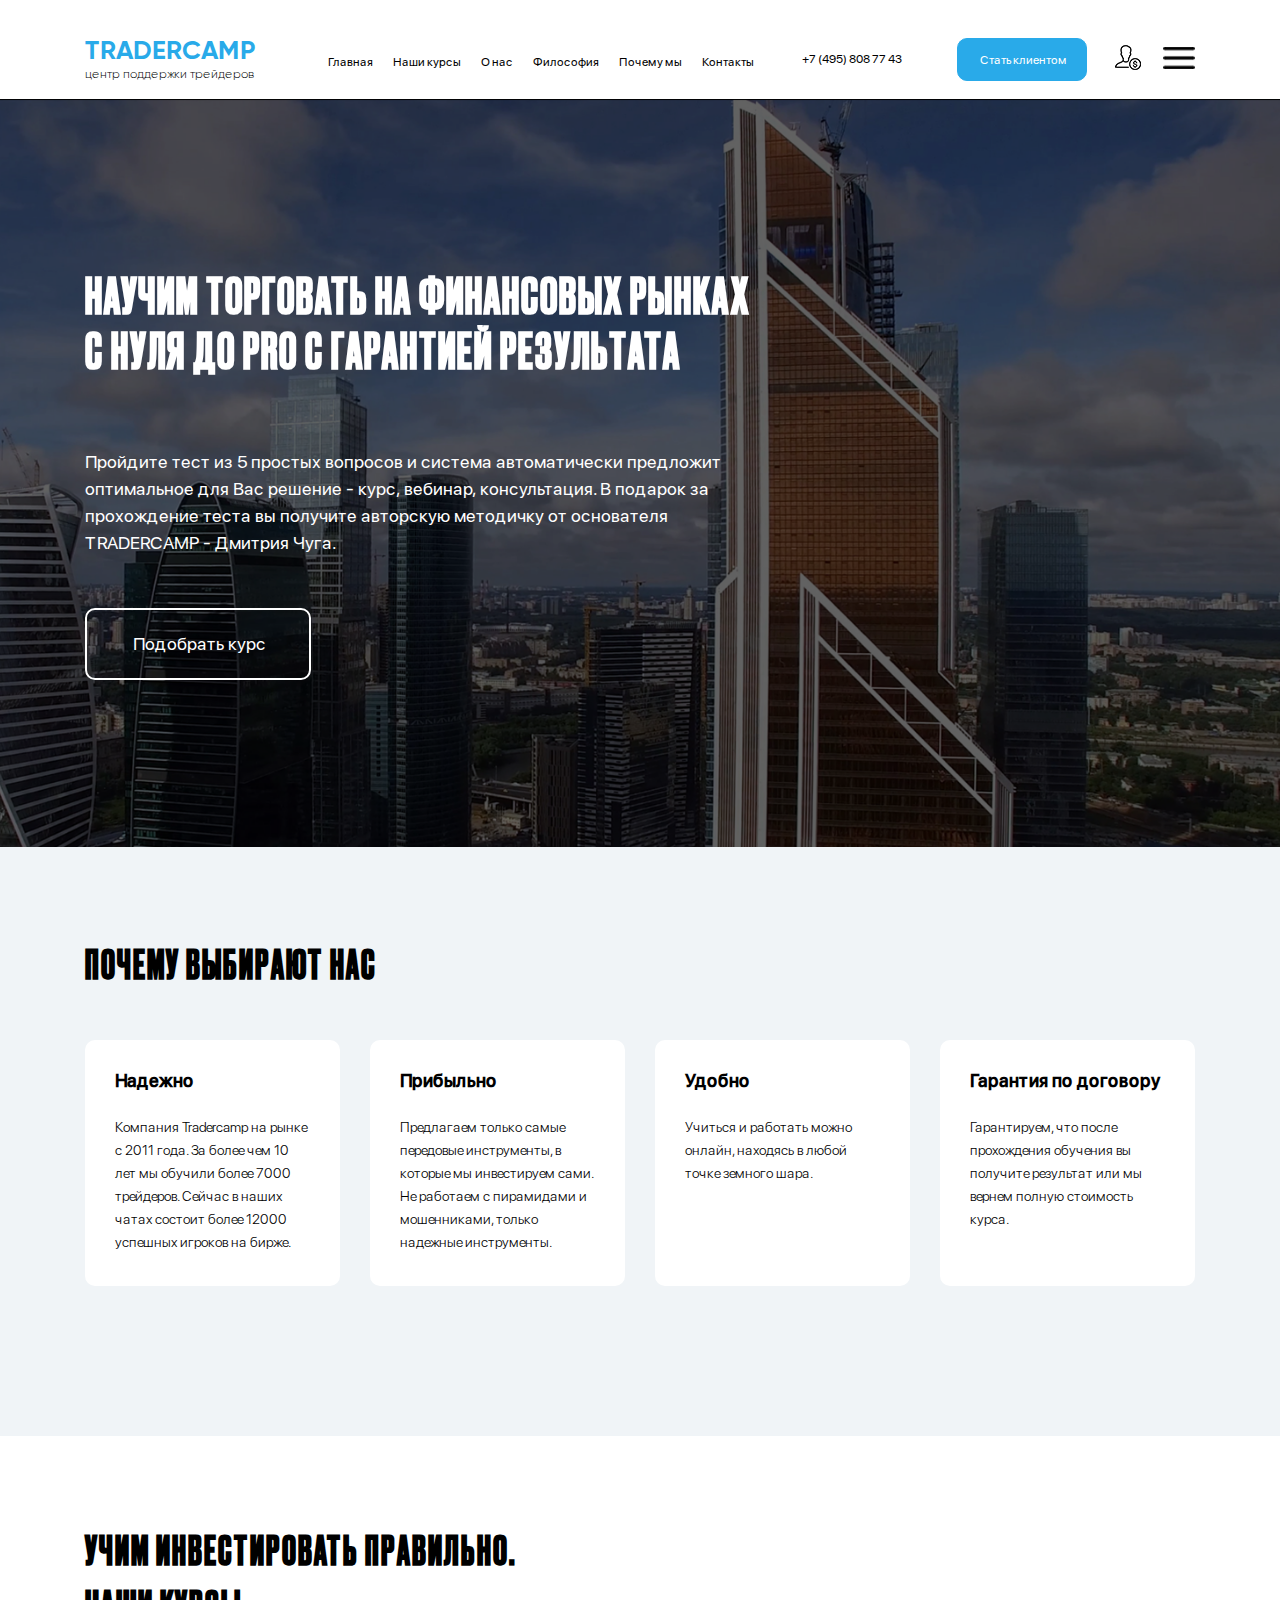
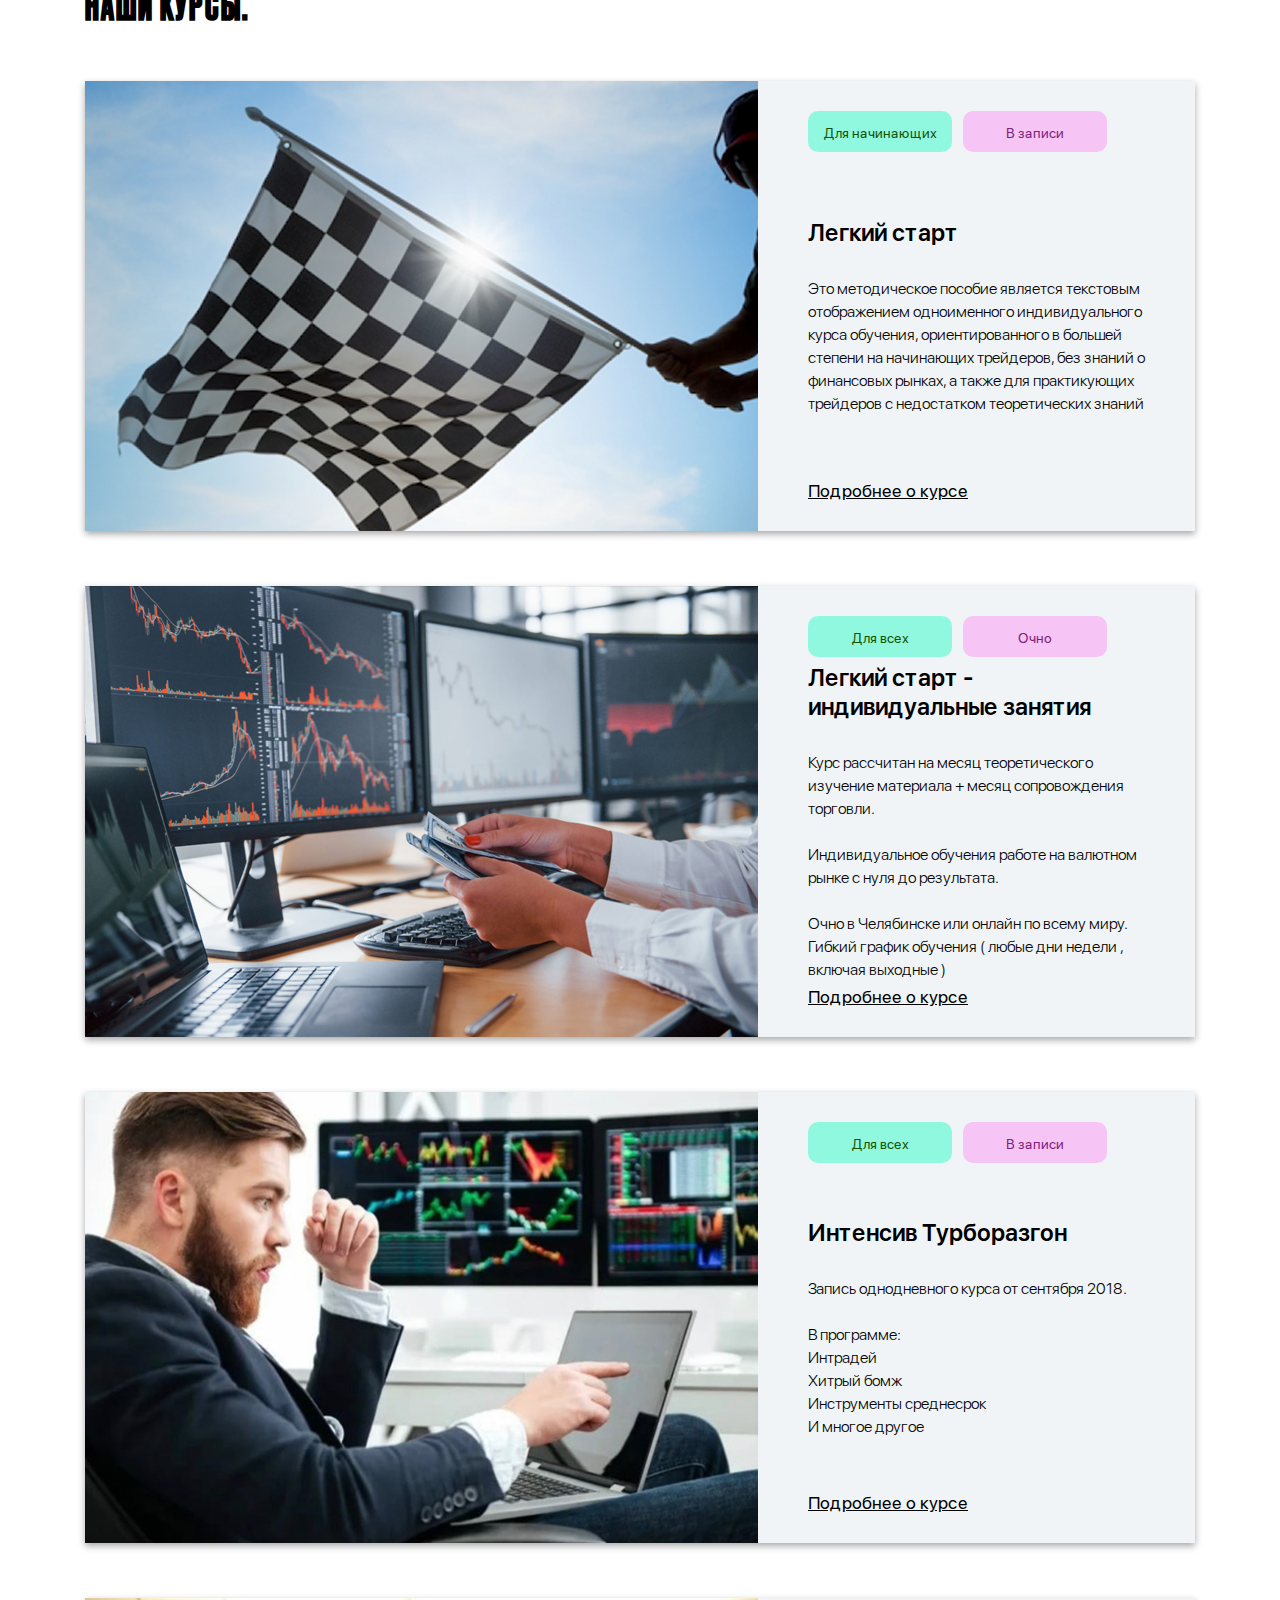
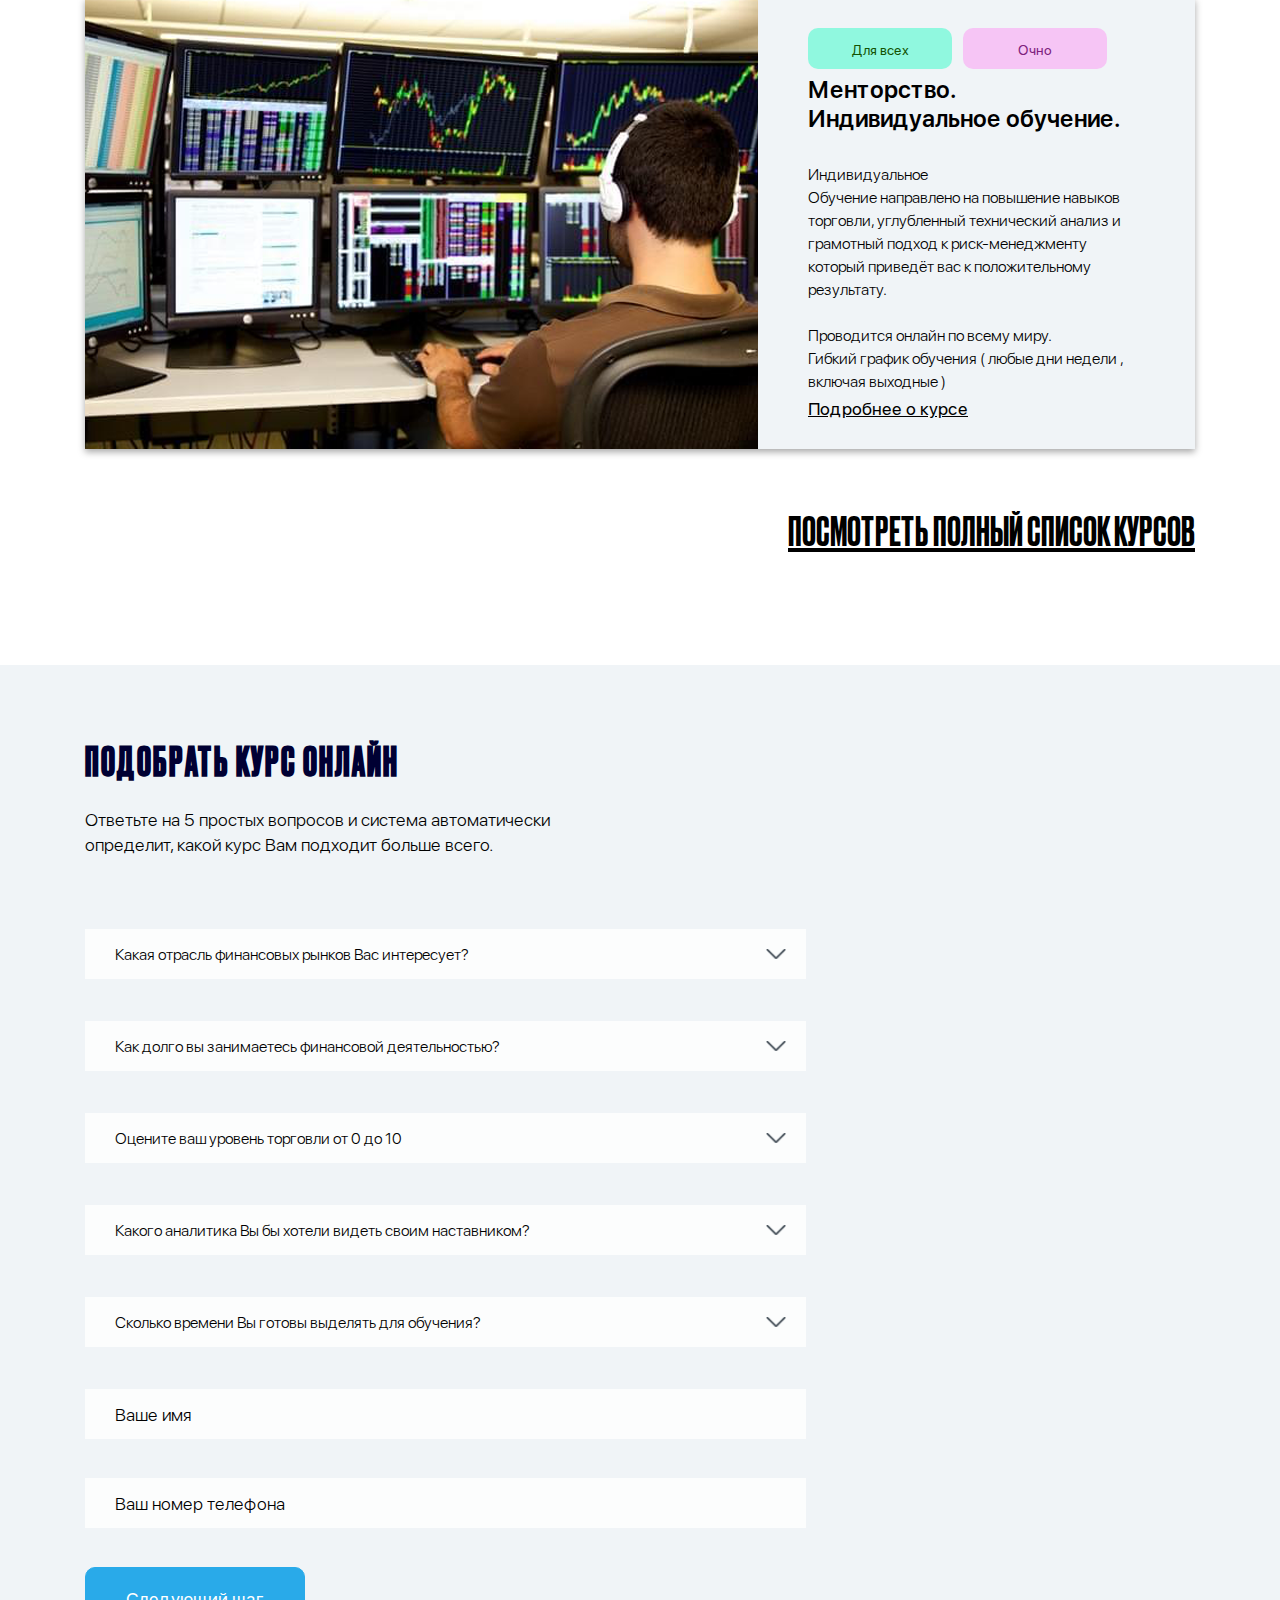
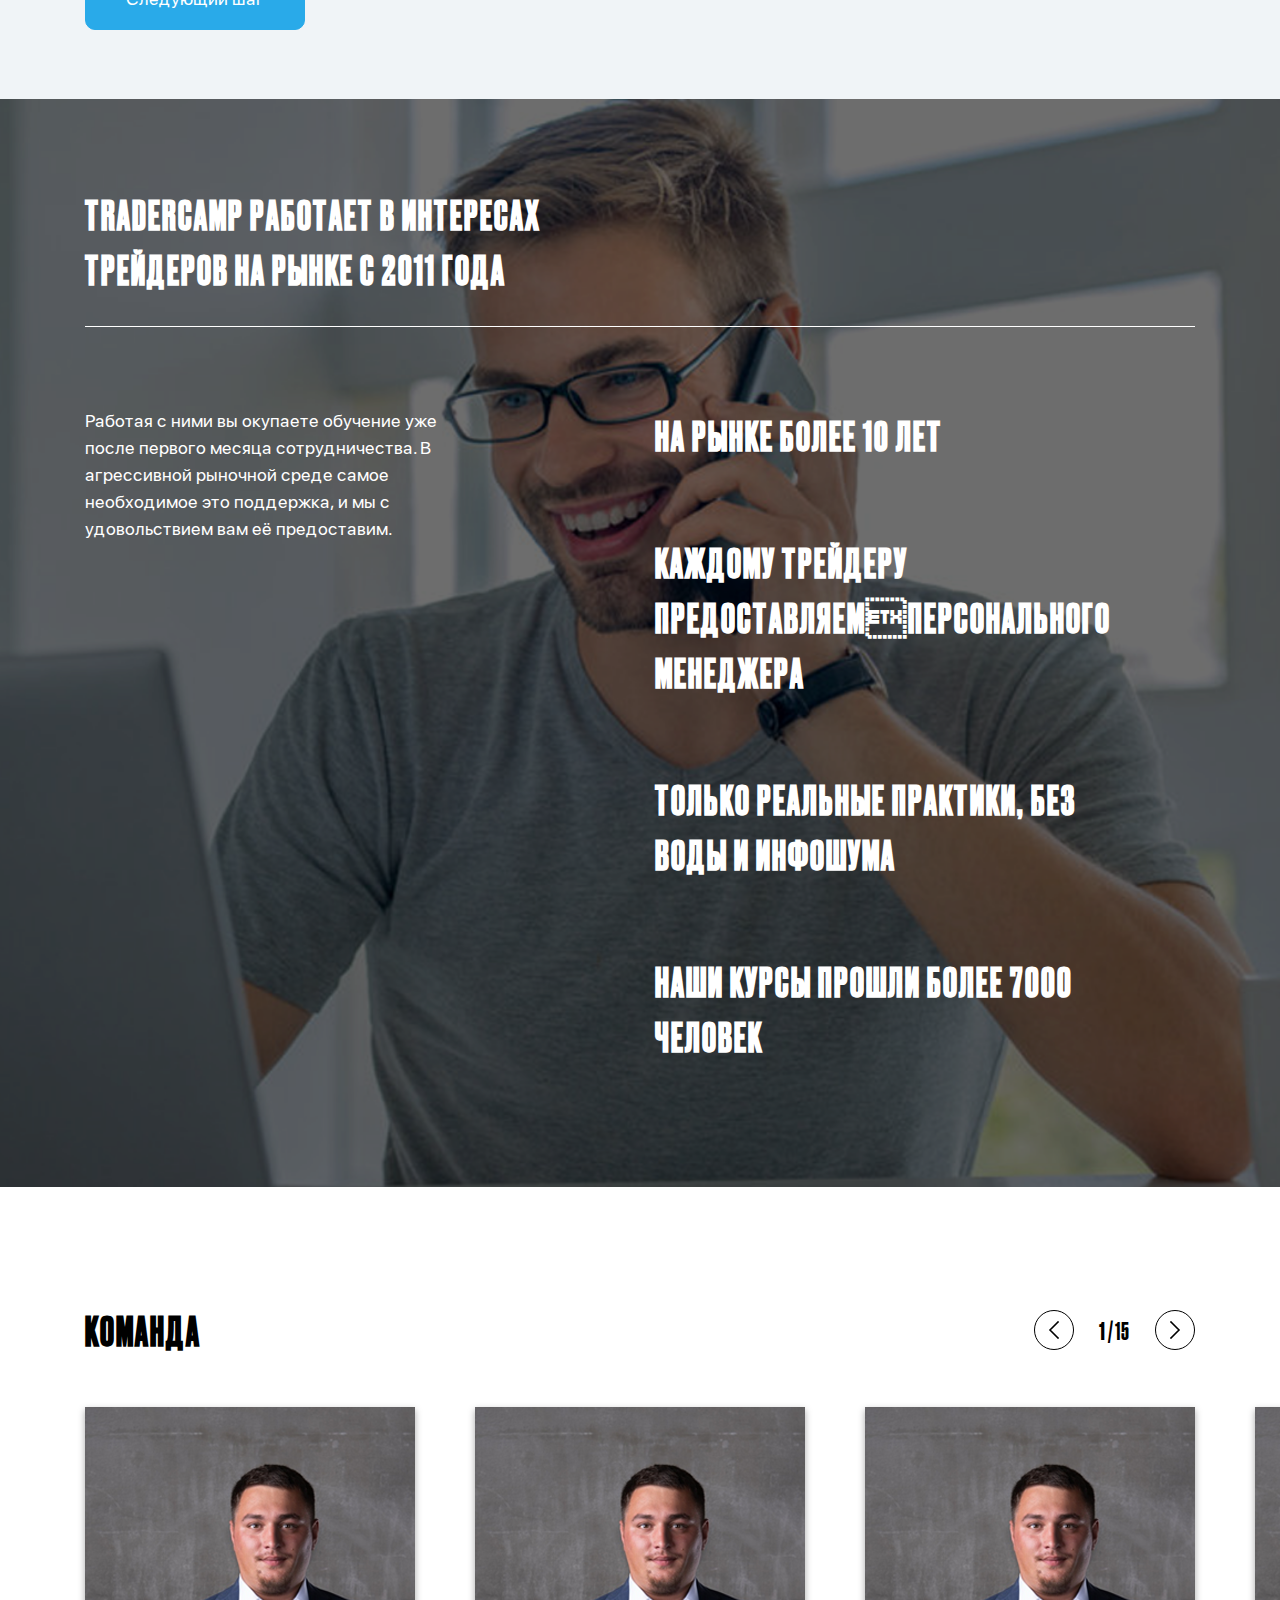
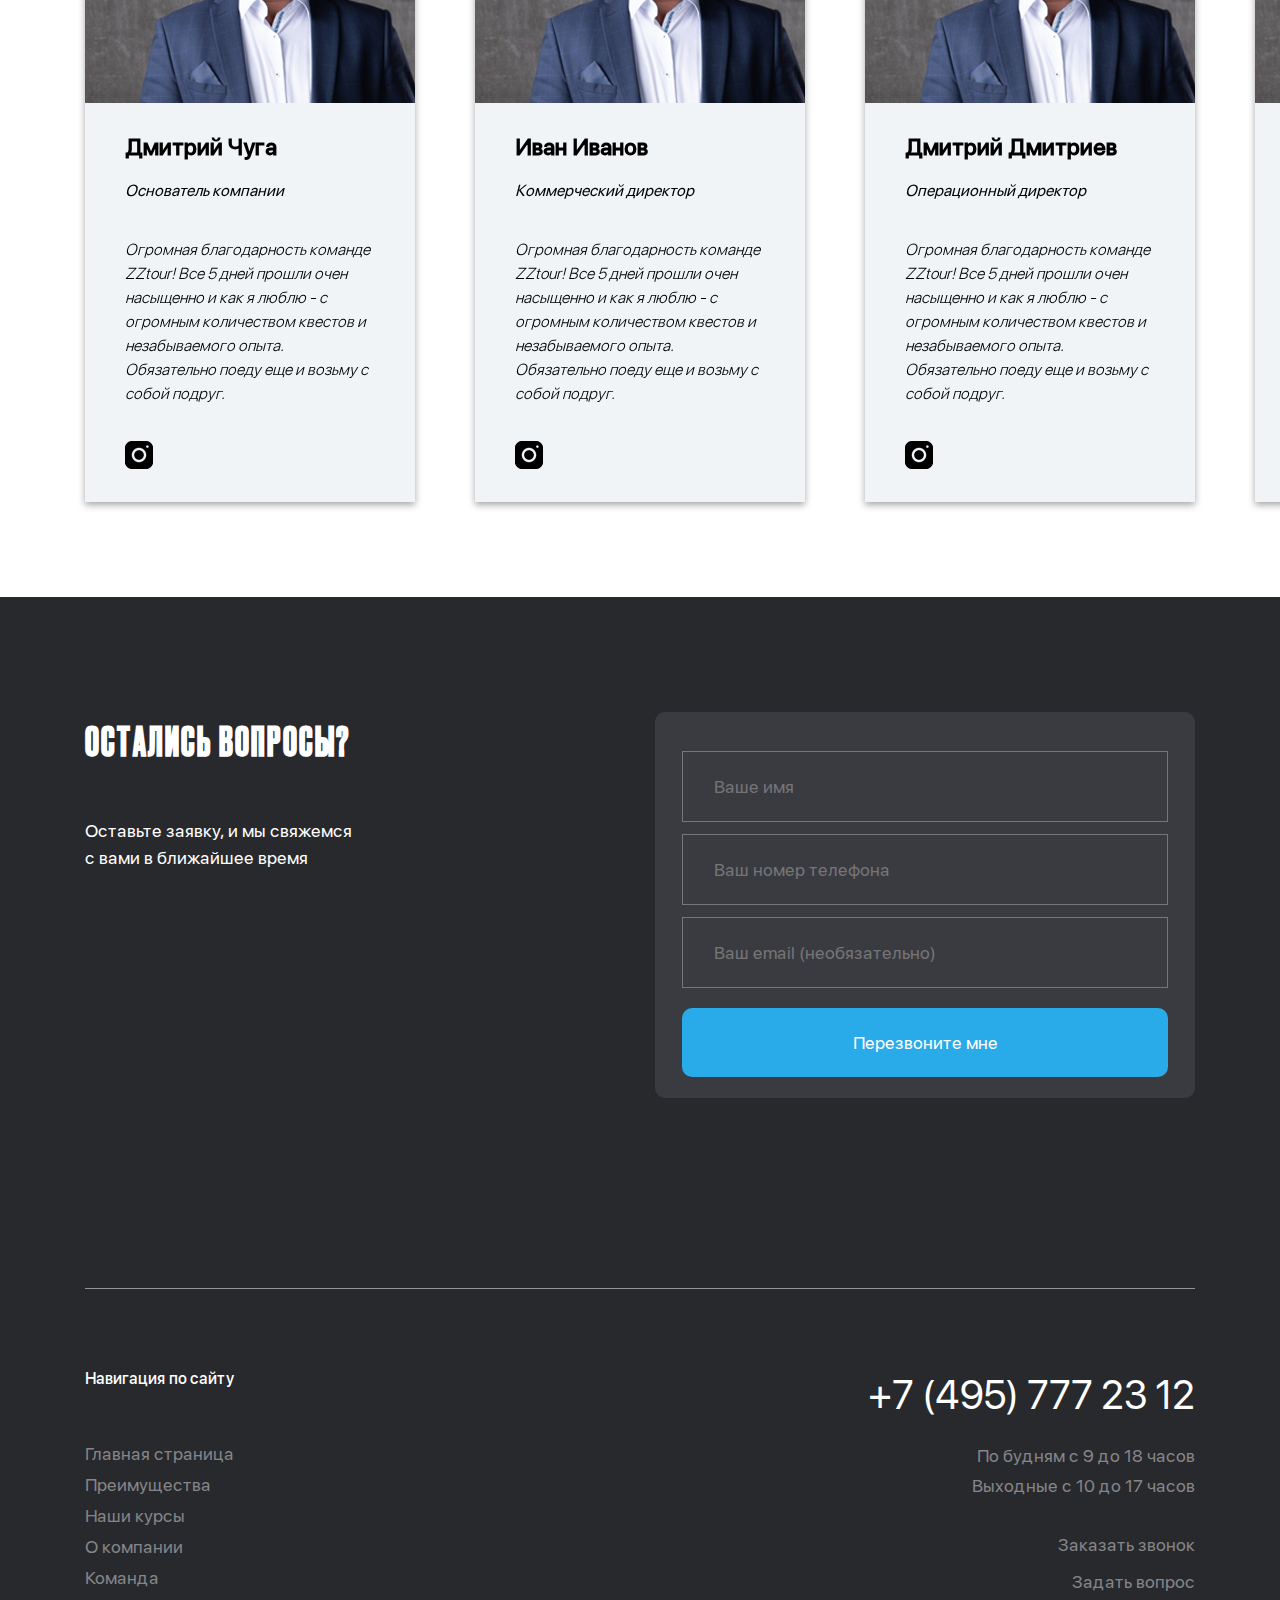
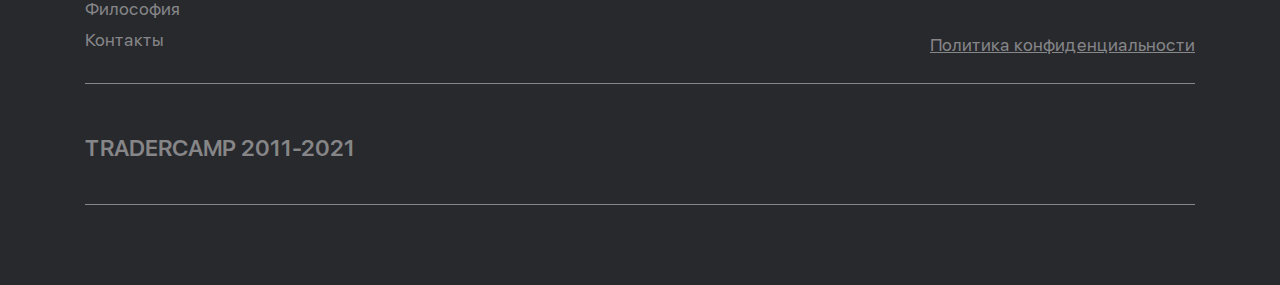
<file: index.html>
<!DOCTYPE html>
<html lang="en">

<head>
    <meta charset="UTF-8">
    <meta name="viewport" content="width=device-width, initial-scale=1.0">
    <meta http-equiv="X-UA-Compatible" content="ie=edge">
    <title>Tradercamp</title>
    <link rel="stylesheet" href="css/bootstrap-grid.css">
    <link rel="stylesheet" href="css/style.css">
    <link rel="stylesheet" href="css/swiper-bundle.min.css" />
    <link rel="stylesheet" href="css/jquery.fancybox.min.css" />
</head>

<body>

    <header class="header">
        <div class="header-nav">
            <div class="container">
                <div class="header-nav__left">
                    <a href="#/" class="logo-block">
                        <h5 class="logo-block__title">tradercamp</h5>
                        <p class="logo-block__text">центр поддержки трейдеров</p>
                    </a>
                    <ul class="header-nav__firstmenu">
                        <li><a href="#">Главная</a></li>
                        <li><a href="#course">Наши курсы</a></li>
                        <li><a href="#about">О нас</a></li>
                        <li><a href="#philosoph">Философия</a></li>
                        <li><a href="#why">Почему мы</a></li>
                        <li><a href="#contact">Контакты</a></li>
                    </ul>
                </div>
                <div class="header-nav__right">
                    <a href="tel: +74958087743" class="tel">+7 (495) 808 77 43</a>
                    <a class="button__action" data-fancybox data-src="#modal-form" href="javascript:;">Стать
                        клиентом</a>
                    <a href="#/" class="lk"><img src="images/cabinet.png" alt=""></a>
                    <a href="#/" class="menu__bar"><img src="images/menubar.png" alt=""></a>
                </div>
                <ul class="header-nav__secondmenu">
                    <li class="menu__close">
                        закрыть меню
                        <img src="images/close.png" alt="">
                    </li>
                    <li><a class="header-nav__menulink" href="index.html">Главная страница</a></li>
                    <li><a class="header-nav__menulink" href="about.html">О компании</a></li>
                    <li><a class="header-nav__menulink" href="courses.html">Все курсы</a></li>
                    <li><a class="header-nav__menulink" href="cabinet.html">Личный кабинет</a></li>
                    <li><a class="header-nav__menulink" href="mission.html">Миссия</a></li>
                    <li><a class="header-nav__menulink" href="contacts.html">Контакты</a></li>
                    <a href="tel: +74958087743" class="header-nav__menulink tel">+7 (495) 808 77 43</a>
                    <a class="button__action" data-fancybox data-src="#modal-form" href="javascript:;">Стать
                        клиентом</a>
                    <a href="#/" class="header-nav__menulink lk"><img src="images/cabinet.png" alt=""></a>
                    <div class="header-nav__secondmenu-social">
                        <a target="_blank" href="https://facebook.com">
                            <img src="images/facebookblack.png" alt="">
                        </a>
                        <a target="_blank" href="https://instagram.com">
                            <img src="images/instagramblack.png" alt="">
                        </a>
                        <a target="_blank" href="https://vk.com">
                            <img src="images/vkontakteblack.png" alt="">
                        </a>
                    </div>
                </ul>

            </div>
        </div>
        <div class="header-content">
            <div class="header-effect">
                <img class="swiper-slide__img" src="images/headerbg.png" alt="">
                <div class="container">
                    <h1 class="swiper-slide__title">Научим торговать на финансовых рынках
                        с нуля до PRO с гарантией результата
                    </h1>
                    <p class="swiper-slide__text">Пройдите тест из 5 простых вопросов и система
                        автоматически
                        предложит оптимальное для Вас решение - курс, вебинар, консультация.
                        В подарок за прохождение теста вы получите авторскую методичку
                        от основателя TRADERCAMP - Дмитрия Чуга. </p>

                    <a class="header-content__button" data-fancybox data-src="#calc-form"
                        href="javascript:;">Подобрать курс</a>
                </div>
            </div>
        </div>
        <!-- <div class="swiper-container headerSwiper">
            <div class="swiper-wrapper">
                <div class="swiper-slide">
                </div>
                <div class="swiper-slide philosoph-header">
                    <div class="header-content">
                        <div class="header-effect">
                            <div class="container">
                                <div class="header-content__texts">
                                    <h1 class="swiper-slide__title">С ЧЕГО НАЧАТЬ ПУТЬ В ИНВЕСТИЦИЯХ ?
                                    </h1>
                                    <p class="swiper-slide__text">Посмотрите бесплатный вебинар от основателя
                                        сообщества Tradercamp - Дмитрия Чуга, на котором вы
                                        получите базовые знания о трейдинге и убережете
                                        себя от типичных ошибок, с которыми сталкиваются
                                        90% начинающих трейдеров. </p>

                                    <a class="header-content__button" data-fancybox data-src="#modal-form"
                                        href="javascript:;">Записаться</a>
                                    <div class="header-content__slider-control__panel">
                                        <div class="header-button-prev slide__btn">
                                            <img src="images/arrowleft.png" alt="">
                                        </div>
                                        <div class="header-pagination"></div>
                                        <div class="header-button-next slide__btn">
                                            <img src="images/arrowright.png" alt="">
                                        </div>
                                    </div>
                                </div>
                                <img class="header__person" src="images/person.png" alt="">
                            </div>
                        </div>
                    </div>
                </div>
            </div>
        </div> -->


    </header>
    <section id="why" class="why">
        <div class="container">
            <h3 class="title">
                Почему выбирают нас
            </h3>

            <div class="row">
                <div class="col-xl-3 col-lg-6 col-md-12">
                    <div class="why-row__item">
                        <h5 class="why-row__item-title">Надежно</h5>
                        <p class="why-row__item-text">Компания Tradercamp на рынке
                            с 2011 года. За более чем 10 лет
                            мы обучили более 7000 трейдеров.
                            Сейчас в наших чатах состоит более
                            12000 успешных игроков на бирже.</p>
                    </div>
                </div>
                <div class="col-xl-3 col-lg-6 col-md-12">
                    <div class="why-row__item">
                        <h5 class="why-row__item-title">Прибыльно</h5>
                        <p class="why-row__item-text">Предлагаем только самые
                            передовые инструменты, в которые
                            мы инвестируем сами. Не работаем
                            с пирамидами и мошенниками,
                            только надежные инструменты.</p>
                    </div>
                </div>
                <div class="col-xl-3 col-lg-6 col-md-12">
                    <div class="why-row__item">
                        <h5 class="why-row__item-title">Удобно</h5>
                        <p class="why-row__item-text">Учиться и работать можно
                            онлайн, находясь в любой
                            точке земного шара.</p>
                    </div>
                </div>
                <div class="col-xl-3 col-lg-6 col-md-12">
                    <div class="why-row__item">
                        <h5 class="why-row__item-title">Гарантия по договору</h5>
                        <p class="why-row__item-text">Гарантируем, что после
                            прохождения обучения
                            вы получите результат
                            или мы вернем полную
                            стоимость курса.</p>
                    </div>
                </div>
            </div>
        </div>
    </section>

    <section id="course" class="course">
        <div class="container">
            <h3 class="title">
                УЧИМ ИНВЕСТИРОВАТЬ ПРАВИЛЬНО. <br>
                НАШИ КУРСЫ.
            </h3>
            <div class="course__item">
                <div class="course__item__img-block">
                    <img src="images/course1.png" alt="">
                </div>
                <div class="course__item__content">
                    <div class="course__item__content-marks">
                        <a href="#/" class="course__item__content-mark__first">
                            Для начинающих
                        </a>
                        <a href="#/" class="course__item__content-mark__second">
                            В записи
                        </a>
                    </div>
                    <div class="course__item__texts">
                        <h4 class="course__item__title">
                            Легкий старт
                        </h4>
                        <p class="course__item__text">
                            Это методическое пособие является текстовым отображением
                            одноименного индивидуального курса обучения, ориентированного
                            в большей степени на начинающих трейдеров, без знаний
                            о финансовых рынках, а также для практикующих трейдеров
                            с недостатком теоретических знаний
                        </p>
                    </div>
                    <a class="course__item__link" href="courses.html">Подробнее о
                        курсе</a>
                </div>
            </div>
            <div class="course__item">
                <div class="course__item__img-block">
                    <img src="images/course2.png" alt="">
                </div>
                <div class="course__item__content">
                    <div class="course__item__content-marks">
                        <a href="#/" class="course__item__content-mark__first">
                            Для всех
                        </a>
                        <a href="#/" class="course__item__content-mark__second">
                            Очно
                        </a>
                    </div>
                    <div class="course__item__texts">
                        <h4 class="course__item__title">
                            Легкий старт - индивидуальные занятия
                        </h4>
                        <p class="course__item__text">
                            Курс рассчитан на месяц теоретического изучение материала
                            + месяц сопровождения торговли.
                            <br>
                            <br>
                            Индивидуальное обучения работе на валютном рынке
                            с нуля до результата.
                            <br>
                            <br>
                            Очно в Челябинске или онлайн по всему миру.
                            Гибкий график обучения ( любые дни недели ,
                            включая выходные )
                        </p>
                    </div>

                    <a class="course__item__link" href="courses.html">Подробнее о
                        курсе</a>
                </div>
            </div>
            <div class="course__item">
                <div class="course__item__img-block">
                    <img src="images/course3.png" alt="">
                </div>
                <div class="course__item__content">
                    <div class="course__item__content-marks">
                        <a href="#/" class="course__item__content-mark__first">
                            Для всех
                        </a>
                        <a href="#/" class="course__item__content-mark__second">
                            В записи
                        </a>
                    </div>
                    <div class="course__item__texts">
                        <h4 class="course__item__title">
                            Интенсив Турборазгон
                        </h4>
                        <p class="course__item__text">
                            Запись однодневного курса от сентября 2018.
                            <br>
                            <br>
                            В программе:
                            <br>
                            Интрадей
                            <br>
                            Хитрый бомж
                            <br>
                            Инструменты среднесрок
                            <br>
                            И многое другое
                            <br>
                        </p>
                    </div>

                    <a class="course__item__link" href="courses.html">Подробнее о
                        курсе</a>
                </div>
            </div>
            <div class="course__item">
                <div class="course__item__img-block">
                    <img src="images/course4.png" alt="">
                </div>
                <div class="course__item__content">
                    <div class="course__item__content-marks">
                        <a href="#/" class="course__item__content-mark__first">
                            Для всех
                        </a>
                        <a href="#/" class="course__item__content-mark__second">
                            Очно
                        </a>
                    </div>
                    <div class="course__item__texts">
                        <h4 class="course__item__title">
                            Менторство. Индивидуальное обучение.
                        </h4>
                        <p class="course__item__text">
                            Индивидуальное
                            <br>
                            Обучение направлено на повышение навыков торговли,
                            углубленный технический анализ и грамотный подход
                            к риск-менеджменту который приведёт
                            вас к положительному результату.
                            <br>
                            <br>
                            Проводится онлайн по всему миру.
                            <br>
                            Гибкий график обучения ( любые дни недели ,
                            включая выходные )
                        </p>
                    </div>

                    <a class="course__item__link" href="courses.html">Подробнее о
                        курсе</a>
                </div>
            </div>
            <a href="courses.html" class="course__mainlink">посмотреть полный список курсов</a>
        </div>
    </section>

    <section class="calculator">
        <div class="container">
            <h3 class="title">
                подобрать курс онлайн
            </h3>
            <p class="calculator__slogan">Ответьте на 5 простых вопросов и система автоматически
                определит, какой курс Вам подходит больше всего.</p>
            <div class="calculator_form_item">
                <form id="simpleCalc" class="form" method="post">
                    <div class="form__item">
                        <select name="people">
                            <option rel="hide" value="Какая отрасль финансовых рынков Вас интересует?">
                                Какая отрасль финансовых рынков Вас интересует?
                            </option>
                            <option value="фондовый">Фондовый</option>
                            <option value="валютный">Валютный</option>
                            <option value="криптовалютный">Криптовалютный</option>
                            <option value="другое">Другое </option>
                        </select>
                    </div>
                    <div class="form__item">
                        <select name="deadline">
                            <option rel="hide" value="Как долго вы занимаетесь финансовой деятельностью?">Как долго вы
                                занимаетесь финансовой деятельностью?</option>
                            <option value="только начинаю">Только начинаю</option>
                            <option value="около года">Около года</option>
                            <option value="до 3 лет">До 3 лет</option>
                            <option value="более 3 лет">Более 3 лет</option>
                        </select>
                    </div>
                    <div class="form__item">
                        <select name="level">
                            <option rel="hide" value="Оцените ваш уровень торговли от 0 до 10">Оцените ваш уровень
                                торговли
                                от 0 до 10</option>
                            <option value="0">0</option>
                            <option value="1">1</option>
                            <option value="2">2</option>
                            <option value="3">3</option>
                            <option value="4">4</option>
                            <option value="5">5</option>
                            <option value="6">6</option>
                            <option value="7">7</option>
                            <option value="8">8</option>
                            <option value="9">9</option>
                            <option value="10">10</option>
                        </select>
                    </div>
                    <div class="form__item">
                        <select name="smeta">
                            <option rel="hide" value="Какого аналитика Вы бы хотели видеть своим наставником?
                                ">Какого аналитика Вы бы хотели видеть своим наставником?
                            </option>
                            <option value="спокойного, сдержанного">Спокойного, сдержанного</option>
                            <option value="активного и эмоционального">Активного и эмоционального</option>
                            <option value="загадочного и интересного">Загадочного и интересного</option>
                            <option value="опытного и красивого ">Опытного и красивого</option>
                        </select>
                    </div>
                    <div class="form__item">
                        <select name="install">
                            <option rel="hide" value="Сколько времени Вы готовы выделять для обучения?">Сколько времени
                                Вы
                                готовы выделять для обучения?</option>
                            <option value="до часа в день">До часа в день</option>
                            <option value="до 3 часов в день">До 3 часов в день</option>
                            <option value="до 8 часов в день">До 8 часов в день</option>
                            <option value="готов работать на все 100!">Готов работать на все 100!</option>
                        </select>
                    </div>
                    <div class="form__item">
                        <input type="tel" name="name" placeholder="Ваше имя" required>
                    </div>
                    <div class="form__item">
                        <input type="text" class="phone" name="phone" placeholder="Ваш номер телефона" required>
                    </div>
                    <div class="pop_bottom pop_bottom-page">
                        <input class="button__action" name="submit" type="submit" value="Следующий шаг">
                    </div>
                </form>
            </div>



        </div>
    </section>

    <section id="philosoph" class="about">
        <div class="philosoph-effect">
            <div class="container">
                <div class="about-title__block">
                    <h3 class="title">TRADERCAMP РАБОТАЕТ В ИНТЕРЕСАХ ТРЕЙДЕРОВ
                        НА РЫНКЕ С 2011 ГОДА</h3>
                </div>
                <div class="about-content row">
                    <div class="col-lg-6 col-md-12">
                        <p class="about-content__text">
                            Работая с ними вы окупаете обучение уже после
                            первого месяца сотрудничества. В агрессивной
                            рыночной среде самое необходимое
                            это поддержка, и мы с удовольствием вам
                            её предоставим.
                        </p>
                    </div>
                    <div class="col-lg-6 col-md-12">
                        <div class="about-content__titles">
                            <h3 class="title">НА РЫНКЕ БОЛЕЕ 10 ЛЕТ</h3>
                            <h3 class="title">КАЖДОМУ ТРЕЙДЕРУ ПРЕДОСТАВЛЯЕМПЕРСОНАЛЬНОГО МЕНЕДЖЕРА</h3>
                            <h3 class="title">ТОЛЬКО РЕАЛЬНЫЕ ПРАКТИКИ,
                                БЕЗ ВОДЫ И ИНФОШУМА</h3>
                            <h3 class="title">НАШИ КУРСЫ ПРОШЛИ БОЛЕЕ
                                7000 ЧЕЛОВЕК</h3>
                        </div>
                    </div>

                </div>
            </div>

        </div>
    </section>

    <section id="about" class="team">
        <div class="container">
            <div class="team-control">
                <h3 class="title">Команда</h3>
                <div class="team-slider__controlpanel">
                    <div class="team-button-prev slide__btn">
                        <img src="images/arrowleft.png" alt="">
                    </div>
                    <div class="team-pagination"></div>
                    <div class="team-button-next slide__btn">
                        <img src="images/arrowright.png" alt="">
                    </div>
                </div>
            </div>

            <div class="swiper-container teamSwiper">
                <div class="swiper-wrapper">
                    <div class="swiper-slide">
                        <div class="team-item">
                            <div class="team-img__block">
                                <img src="images/team.png" alt="">
                            </div>
                            <div class="team-info">
                                <h5 class="team-info__name">Дмитрий Чуга</h5>
                                <p class="team-info__position">Основатель компании</p>
                                <p class="team-info__text">Огромная благодарность команде ZZtour!
                                    Все 5 дней прошли очен насыщенно и как
                                    я люблю - с огромным количеством квестов
                                    и незабываемого опыта. Обязательно поеду
                                    еще и возьму с собой подруг.</p>
                                <a target="_blank" href="https://instagram.com" class="team__soc">
                                    <img src="images/teaminstagram.png" alt="">
                                </a>
                            </div>
                        </div>
                    </div>
                    <div class="swiper-slide">
                        <div class="team-item">
                            <div class="team-img__block">
                                <img src="images/team.png" alt="">
                            </div>
                            <div class="team-info">
                                <h5 class="team-info__name">Иван Иванов</h5>
                                <p class="team-info__position">Коммерческий директор</p>
                                <p class="team-info__text">Огромная благодарность команде ZZtour!
                                    Все 5 дней прошли очен насыщенно и как
                                    я люблю - с огромным количеством квестов
                                    и незабываемого опыта. Обязательно поеду
                                    еще и возьму с собой подруг.</p>
                                <a target="_blank" href="https://instagram.com" class="team__soc">
                                    <img src="images/teaminstagram.png" alt="">
                                </a>
                            </div>
                        </div>
                    </div>
                    <div class="swiper-slide">
                        <div class="team-item">
                            <div class="team-img__block">
                                <img src="images/team.png" alt="">
                            </div>
                            <div class="team-info">
                                <h5 class="team-info__name">Дмитрий Дмитриев</h5>
                                <p class="team-info__position">Операционный директор</p>
                                <p class="team-info__text">Огромная благодарность команде ZZtour!
                                    Все 5 дней прошли очен насыщенно и как
                                    я люблю - с огромным количеством квестов
                                    и незабываемого опыта. Обязательно поеду
                                    еще и возьму с собой подруг.</p>
                                <a target="_blank" href="https://instagram.com" class="team__soc">
                                    <img src="images/teaminstagram.png" alt="">
                                </a>
                            </div>
                        </div>
                    </div>
                    <div class="swiper-slide">
                        <div class="team-item">
                            <div class="team-img__block">
                                <img src="images/team.png" alt="">
                            </div>
                            <div class="team-info">
                                <h5 class="team-info__name">Артем Бурунов</h5>
                                <p class="team-info__position">Эксперт</p>
                                <p class="team-info__text">Огромная благодарность команде ZZtour!
                                    Все 5 дней прошли очен насыщенно и как
                                    я люблю - с огромным количеством квестов
                                    и незабываемого опыта. Обязательно поеду
                                    еще и возьму с собой подруг.</p>
                                <a target="_blank" href="https://instagram.com" class="team__soc">
                                    <img src="images/teaminstagram.png" alt="">
                                </a>
                            </div>
                        </div>
                    </div>
                    <div class="swiper-slide">
                        <div class="team-item">
                            <div class="team-img__block">
                                <img src="images/team.png" alt="">
                            </div>
                            <div class="team-info">
                                <h5 class="team-info__name">Дмитрий Чуга</h5>
                                <p class="team-info__position">Основатель компании</p>
                                <p class="team-info__text">Огромная благодарность команде ZZtour!
                                    Все 5 дней прошли очен насыщенно и как
                                    я люблю - с огромным количеством квестов
                                    и незабываемого опыта. Обязательно поеду
                                    еще и возьму с собой подруг.</p>
                                <a target="_blank" href="https://instagram.com" class="team__soc">
                                    <img src="images/teaminstagram.png" alt="">
                                </a>
                            </div>
                        </div>
                    </div>
                    <div class="swiper-slide">
                        <div class="team-item">
                            <div class="team-img__block">
                                <img src="images/team.png" alt="">
                            </div>
                            <div class="team-info">
                                <h5 class="team-info__name">Иван Иванов</h5>
                                <p class="team-info__position">Коммерческий директор</p>
                                <p class="team-info__text">Огромная благодарность команде ZZtour!
                                    Все 5 дней прошли очен насыщенно и как
                                    я люблю - с огромным количеством квестов
                                    и незабываемого опыта. Обязательно поеду
                                    еще и возьму с собой подруг.</p>
                                <a target="_blank" href="https://instagram.com" class="team__soc">
                                    <img src="images/teaminstagram.png" alt="">
                                </a>
                            </div>
                        </div>
                    </div>
                    <div class="swiper-slide">
                        <div class="team-item">
                            <div class="team-img__block">
                                <img src="images/team.png" alt="">
                            </div>
                            <div class="team-info">
                                <h5 class="team-info__name">Дмитрий Дмитриев</h5>
                                <p class="team-info__position">Операционный директор</p>
                                <p class="team-info__text">Огромная благодарность команде ZZtour!
                                    Все 5 дней прошли очен насыщенно и как
                                    я люблю - с огромным количеством квестов
                                    и незабываемого опыта. Обязательно поеду
                                    еще и возьму с собой подруг.</p>
                                <a target="_blank" href="https://instagram.com" class="team__soc">
                                    <img src="images/teaminstagram.png" alt="">
                                </a>
                            </div>
                        </div>
                    </div>
                    <div class="swiper-slide">
                        <div class="team-item">
                            <div class="team-img__block">
                                <img src="images/team.png" alt="">
                            </div>
                            <div class="team-info">
                                <h5 class="team-info__name">Артем Бурунов</h5>
                                <p class="team-info__position">Эксперт</p>
                                <p class="team-info__text">Огромная благодарность команде ZZtour!
                                    Все 5 дней прошли очен насыщенно и как
                                    я люблю - с огромным количеством квестов
                                    и незабываемого опыта. Обязательно поеду
                                    еще и возьму с собой подруг.</p>
                                <a target="_blank" href="https://instagram.com" class="team__soc">
                                    <img src="images/teaminstagram.png" alt="">
                                </a>
                            </div>
                        </div>
                    </div>
                    <div class="swiper-slide">
                        <div class="team-item">
                            <div class="team-img__block">
                                <img src="images/team.png" alt="">
                            </div>
                            <div class="team-info">
                                <h5 class="team-info__name">Дмитрий Чуга</h5>
                                <p class="team-info__position">Основатель компании</p>
                                <p class="team-info__text">Огромная благодарность команде ZZtour!
                                    Все 5 дней прошли очен насыщенно и как
                                    я люблю - с огромным количеством квестов
                                    и незабываемого опыта. Обязательно поеду
                                    еще и возьму с собой подруг.</p>
                                <a target="_blank" href="https://instagram.com" class="team__soc">
                                    <img src="images/teaminstagram.png" alt="">
                                </a>
                            </div>
                        </div>
                    </div>
                    <div class="swiper-slide">
                        <div class="team-item">
                            <div class="team-img__block">
                                <img src="images/team.png" alt="">
                            </div>
                            <div class="team-info">
                                <h5 class="team-info__name">Иван Иванов</h5>
                                <p class="team-info__position">Коммерческий директор</p>
                                <p class="team-info__text">Огромная благодарность команде ZZtour!
                                    Все 5 дней прошли очен насыщенно и как
                                    я люблю - с огромным количеством квестов
                                    и незабываемого опыта. Обязательно поеду
                                    еще и возьму с собой подруг.</p>
                                <a target="_blank" href="https://instagram.com" class="team__soc">
                                    <img src="images/teaminstagram.png" alt="">
                                </a>
                            </div>
                        </div>
                    </div>
                    <div class="swiper-slide">
                        <div class="team-item">
                            <div class="team-img__block">
                                <img src="images/team.png" alt="">
                            </div>
                            <div class="team-info">
                                <h5 class="team-info__name">Дмитрий Дмитриев</h5>
                                <p class="team-info__position">Операционный директор</p>
                                <p class="team-info__text">Огромная благодарность команде ZZtour!
                                    Все 5 дней прошли очен насыщенно и как
                                    я люблю - с огромным количеством квестов
                                    и незабываемого опыта. Обязательно поеду
                                    еще и возьму с собой подруг.</p>
                                <a target="_blank" href="https://instagram.com" class="team__soc">
                                    <img src="images/teaminstagram.png" alt="">
                                </a>
                            </div>
                        </div>
                    </div>
                    <div class="swiper-slide">
                        <div class="team-item">
                            <div class="team-img__block">
                                <img src="images/team.png" alt="">
                            </div>
                            <div class="team-info">
                                <h5 class="team-info__name">Артем Бурунов</h5>
                                <p class="team-info__position">Эксперт</p>
                                <p class="team-info__text">Огромная благодарность команде ZZtour!
                                    Все 5 дней прошли очен насыщенно и как
                                    я люблю - с огромным количеством квестов
                                    и незабываемого опыта. Обязательно поеду
                                    еще и возьму с собой подруг.</p>
                                <a target="_blank" href="https://instagram.com" class="team__soc">
                                    <img src="images/teaminstagram.png" alt="">
                                </a>
                            </div>
                        </div>
                    </div>
                    <div class="swiper-slide">
                        <div class="team-item">
                            <div class="team-img__block">
                                <img src="images/team.png" alt="">
                            </div>
                            <div class="team-info">
                                <h5 class="team-info__name">Дмитрий Чуга</h5>
                                <p class="team-info__position">Основатель компании</p>
                                <p class="team-info__text">Огромная благодарность команде ZZtour!
                                    Все 5 дней прошли очен насыщенно и как
                                    я люблю - с огромным количеством квестов
                                    и незабываемого опыта. Обязательно поеду
                                    еще и возьму с собой подруг.</p>
                                <a target="_blank" href="https://instagram.com" class="team__soc">
                                    <img src="images/teaminstagram.png" alt="">
                                </a>
                            </div>
                        </div>
                    </div>
                    <div class="swiper-slide">
                        <div class="team-item">
                            <div class="team-img__block">
                                <img src="images/team.png" alt="">
                            </div>
                            <div class="team-info">
                                <h5 class="team-info__name">Иван Иванов</h5>
                                <p class="team-info__position">Коммерческий директор</p>
                                <p class="team-info__text">Огромная благодарность команде ZZtour!
                                    Все 5 дней прошли очен насыщенно и как
                                    я люблю - с огромным количеством квестов
                                    и незабываемого опыта. Обязательно поеду
                                    еще и возьму с собой подруг.</p>
                                <a target="_blank" href="https://instagram.com" class="team__soc">
                                    <img src="images/teaminstagram.png" alt="">
                                </a>
                            </div>
                        </div>
                    </div>
                    <div class="swiper-slide">
                        <div class="team-item">
                            <div class="team-img__block">
                                <img src="images/team.png" alt="">
                            </div>
                            <div class="team-info">
                                <h5 class="team-info__name">Дмитрий Дмитриев</h5>
                                <p class="team-info__position">Операционный директор</p>
                                <p class="team-info__text">Огромная благодарность команде ZZtour!
                                    Все 5 дней прошли очен насыщенно и как
                                    я люблю - с огромным количеством квестов
                                    и незабываемого опыта. Обязательно поеду
                                    еще и возьму с собой подруг.</p>
                                <a target="_blank" href="https://instagram.com" class="team__soc">
                                    <img src="images/teaminstagram.png" alt="">
                                </a>
                            </div>
                        </div>
                    </div>
                    <div class="swiper-slide">
                        <div class="team-item">
                            <div class="team-img__block">
                                <img src="images/team.png" alt="">
                            </div>
                            <div class="team-info">
                                <h5 class="team-info__name">Дмитрий Чуга</h5>
                                <p class="team-info__position">Основатель компании</p>
                                <p class="team-info__text">Огромная благодарность команде ZZtour!
                                    Все 5 дней прошли очен насыщенно и как
                                    я люблю - с огромным количеством квестов
                                    и незабываемого опыта. Обязательно поеду
                                    еще и возьму с собой подруг.</p>
                                <a target="_blank" href="https://instagram.com" class="team__soc">
                                    <img src="images/teaminstagram.png" alt="">
                                </a>
                            </div>
                        </div>
                    </div>
                    <div class="swiper-slide">
                        <div class="team-item">
                            <div class="team-img__block">
                                <img src="images/team.png" alt="">
                            </div>
                            <div class="team-info">
                                <h5 class="team-info__name">Иван Иванов</h5>
                                <p class="team-info__position">Коммерческий директор</p>
                                <p class="team-info__text">Огромная благодарность команде ZZtour!
                                    Все 5 дней прошли очен насыщенно и как
                                    я люблю - с огромным количеством квестов
                                    и незабываемого опыта. Обязательно поеду
                                    еще и возьму с собой подруг.</p>
                                <a target="_blank" href="https://instagram.com" class="team__soc">
                                    <img src="images/teaminstagram.png" alt="">
                                </a>
                            </div>
                        </div>
                    </div>
                </div>
            </div>
        </div>
    </section>

    <section id="contact" class="contact">
        <div class="container">
            <div class="row">
                <div class="col-lg-6 col-md-6 col-sm-12">
                    <h3 class="title">остались вопросы?</h3>
                    <p class="contact__slogan">Оставьте заявку, и мы свяжемся с вами
                        в ближайшее время</p>
                </div>
                <div class="col-lg-6 col-md-6 col-sm-12">
                    <form id="simpleForm" class="form" method="post">
                        <input type="text" name="name" placeholder="Ваше имя" required>
                        <input type="tel" name="tel" placeholder="Ваш номер телефона" required>
                        <input type="email" name="email" placeholder="Ваш email (необязательно)">
                        <input type="submit" value="Перезвоните мне" class="button__action">
                    </form>
                </div>
            </div>
        </div>
    </section>
    <footer class="footer" id="footer">
        <div class="container">
            <div class="footer-top">
                <div class="row justify-content-between">
                    <div class="footer-col">
                        <div class="footer__menu">
                            <div class="footer__menu-title">
                                Навигация по сайту
                            </div>
                            <div class="footer__menu">
                                <ul>
                                    <li>
                                        <a href="index.html">Главная страница</a>
                                    </li>
                                    <li>
                                        <a href="#why">Преимущества</a>
                                    </li>
                                    <li>
                                        <a href="#course">Наши курсы</a>
                                    </li>
                                    <li>
                                        <a href="#about">О компании</a>
                                    </li>
                                    <li>
                                        <a href="#about">Команда</a>
                                    </li>
                                    <li>
                                        <a href="#philosoph">Философия</a>
                                    </li>
                                    <li>
                                        <a href="#contact">Контакты</a>
                                    </li>
                                </ul>
                            </div>
                        </div>
                    </div>
                    <div class="footer-col">
                        <div class="footer_contact">
                            <a href="tel:+74957772312" class="footer-tel">+7 (495) 777 23 12</a>
                            <div class="footer_contact-txt">
                                По будням с 9 до 18 часов<br>
                                Выходные с 10 до 17 часов
                                <ul>
                                    <li>
                                        <a class="callme" data-fancybox data-src="#modal-form"
                                            href="javascript:;">Заказать
                                            звонок</a>
                                    </li>
                                    <li>
                                        <a class="callme" data-fancybox data-src="#question-form"
                                            href="javascript:;">Задать
                                            вопрос</a>
                                    </li>
                                </ul>
                                <a class="polytics" data-fancybox data-src="#pop_polytic" href="javascript:;">Политика
                                    конфиденциальности</a>
                            </div>
                        </div>
                    </div>
                </div>
            </div>
            <div class="footer-middle">
                <p>TRADERCAMP 2011-2021</p>
            </div>
        </div>
    </footer>

    <div class="modalForm" id="modal-form" style="display: none;">
        <div class="popup_window__content">
            <h3 class="title">
                Оставьте заявку
            </h3>
            <p>Мы перезвоним Вам в течении 15 минут</p>
            <form id="formCall" class="form" method="post" name="formCall">
                <div class="pop_input">
                    <input autocomplete="off" class="name" name="name" placeholder="Ваше имя" required>
                </div>
                <div class="pop_input">
                    <input autocomplete="off" class="phone" name="phone" placeholder="Ваш номер телефона" required>
                </div>
                <div class="pop_bottom">
                    <input class="button__action" name="submit" type="submit" value="Перезвоните мне">
                </div>
            </form>
        </div>
    </div>

    <div class="thanks_window" id="thanks" style="display: none;">
        <div class="popup_window__content">
            <h3 class="title">
                Благодарим за доверие!
            </h3>
            <p>Мы свяжемся с Вами в течении 15 минут</p>
            <a href="#/" class="close_thanks">вернуться на сайт</a>
        </div>
    </div>

    <div class="courseForm" id="course-form" style="display: none;">
        <div class="popup_window__content">
            <h3 class="title">
                курс легкий старт
            </h3>
            <p>54 000 рублей</p>
            <form id="formCourse" class="form" method="post" name="formCourse">
                <div class="pop_input">
                    <input autocomplete="off" class="name" name="name" placeholder="Ваше имя" required>
                </div>
                <div class="pop_input">
                    <input autocomplete="off" class="phone" name="phone" placeholder="Ваш номер телефона" required>
                </div>
                <div class="pop_bottom">
                    <input class="button__action" name="submit" type="submit" value="Оформить заказ">
                </div>
            </form>
        </div>
    </div>

    <div class="calcWrapper" id="calc-form" style="display: none;">
        <div class="popup_window__content">

            <div class="container">
                <h3 class="title">
                    подобрать курс онлайн
                </h3>
                <p class="calculator__slogan">Ответьте на 5 простых вопросов и система автоматически
                    определит, какой курс Вам подходит больше всего.</p>
                <form id="formCalc" class="form" method="post" name="formCalc">
                    <div class="row">
                        <div class="col-xl-6">
                            <div class="form__item">
                                <select name="people">
                                    <option rel="hide" value="Какая отрасль финансовых рынков Вас интересует?">
                                        Какая отрасль финансовых рынков Вас интересует?
                                    </option>
                                    <option value="фондовый">Фондовый</option>
                                    <option value="валютный">Валютный</option>
                                    <option value="криптовалютный">Криптовалютный</option>
                                    <option value="другое">Другое </option>
                                </select>
                            </div>
                            <div class="form__item">
                                <select name="deadline">
                                    <option rel="hide" value="Как долго вы занимаетесь финансовой деятельностью?">Как
                                        долго вы
                                        занимаетесь финансовой деятельностью?</option>
                                    <option value="только начинаю">Только начинаю</option>
                                    <option value="около года">Около года</option>
                                    <option value="до 3 лет">До 3 лет</option>
                                    <option value="более 3 лет">Более 3 лет</option>
                                </select>
                            </div>
                            <div class="form__item">
                                <select name="level">
                                    <option rel="hide" value="Оцените ваш уровень торговли от 0 до 10">Оцените ваш
                                        уровень торговли
                                        от 0 до 10</option>
                                    <option value="0">0</option>
                                    <option value="1">1</option>
                                    <option value="2">2</option>
                                    <option value="3">3</option>
                                    <option value="4">4</option>
                                    <option value="5">5</option>
                                    <option value="6">6</option>
                                    <option value="7">7</option>
                                    <option value="8">8</option>
                                    <option value="9">9</option>
                                    <option value="10">10</option>
                                </select>
                            </div>
                            <div class="form__item">
                                <select name="smeta">
                                    <option rel="hide" value="Какого аналитика Вы бы хотели видеть своим наставником?
                                        ">Какого аналитика Вы бы хотели видеть своим наставником?
                                    </option>
                                    <option value="спокойного, сдержанного">Спокойного, сдержанного</option>
                                    <option value="активного и эмоционального">Активного и эмоционального</option>
                                    <option value="загадочного и интересного">Загадочного и интересного</option>
                                    <option value="опытного и красивого ">Опытного и красивого</option>
                                </select>
                            </div>
                            <div class="form__item">
                                <select name="install">
                                    <option rel="hide" value="Сколько времени Вы готовы выделять для обучения?">Сколько
                                        времени Вы
                                        готовы выделять для обучения?</option>
                                    <option value="до часа в день">До часа в день</option>
                                    <option value="до 3 часов в день">До 3 часов в день</option>
                                    <option value="до 8 часов в день">До 8 часов в день</option>
                                    <option value="готов работать на все 100!">Готов работать на все 100!</option>
                                </select>
                            </div>
                        </div>
                        <div class="col-xl-6">
                            <div class="form__item">
                                <input type="tel" name="name" placeholder="Ваше имя" required>
                            </div>
                            <div class="form__item">
                                <input type="text" class="phone" name="phone" placeholder="Ваш номер телефона" required>
                            </div>
                        </div>
                    </div>
                    <div class="pop_bottom pop_bottom-page">
                        <input class="button__action" name="submit" type="submit" value="РАССЧИТАТЬ СТОИМОСТЬ">
                    </div>
                </form>
            </div>
        </div>
    </div>

    <div class="questionForm" id="question-form" style="display: none;">
        <div class="popup_window__content">
            <h3 class="title">
                Задайте вопрос
            </h3>
            <p>Мы ответим в течении 15 минут</p>
            <form id="formQuestion" class="form" method="post" name="formQuestion">
                <div class="pop_input">
                    <input autocomplete="off" class="name" name="name" placeholder="Ваше имя" required>
                </div>
                <div class="pop_input">
                    <input autocomplete="off" class="phone" name="phone" placeholder="Ваш номер телефона" required>
                </div>
                <div class="pop_input">
                    <textarea autocomplete="off" class="question" name="question" placeholder="Вопрос"
                        required></textarea>
                </div>
                <div class="pop_bottom">
                    <input class="button__action" name="submit" type="submit" value="Отправить">
                </div>
            </form>
        </div>
    </div>

    <div class="polytics" id="pop_polytic" style="display: none;">
        <div class="popup_window__content">
            <div class="polytic_txt">
                <span>
                    Политика в отношении обработки персональных данных
                </span>
                <br>
                <p>1. Общие положения</p><br>
                <p>Настоящая политика обработки персональных данных составлена в соответствии с требованиями
                    Федерального
                    закона от 27.07.2006. №152-ФЗ «О персональных данных» и определяет порядок обработки персональных
                    данных
                    и меры по обеспечению безопасности персональных данных, предпринимаемые ИП Хисматуллин А.Я. (далее –
                    Оператор).1.1. Оператор ставит своей важнейшей целью и условием осуществления своей деятельности
                    соблюдение прав и свобод человека и гражданина при обработке его персональных данных, в том числе
                    защиты
                    прав на неприкосновенность частной жизни, личную и семейную тайну.1.2. Настоящая политика Оператора
                    в
                    отношении обработки персональных данных (далее – Политика) применяется ко всей информации, которую
                    Оператор может получить о посетителях веб-сайта <a target="blank"
                        href="http://xn--d1amfhby1f.xn--p1ai/">http://xn--d1amfhby1f.xn--p1ai/</a>. </p>
                <br>
                <p>2. Основные понятия, используемые в Политике</p><br>
                <p>2.1. Автоматизированная обработка персональных данных – обработка персональных данных с помощью
                    средств
                    вычислительной техники;2.2. Блокирование персональных данных – временное прекращение обработки
                    персональных данных (за исключением случаев, если обработка необходима для уточнения персональных
                    данных);2.3. Веб-сайт – совокупность графических и информационных материалов, а также программ для
                    ЭВМ и
                    баз данных, обеспечивающих их доступность в сети интернет по сетевому адресу <a target="blank"
                        href="http://xn--d1amfhby1f.xn--p1ai/">http://xn--d1amfhby1f.xn--p1ai/</a>;2.4. Информационная
                    система персональных данных — совокупность содержащихся в базах данных персональных данных, и
                    обеспечивающих их обработку информационных технологий и технических средств;2.5. Обезличивание
                    персональных данных — действия, в результате которых невозможно определить без использования
                    дополнительной информации принадлежность персональных данных конкретному Пользователю или иному
                    субъекту
                    персональных данных;2.6. Обработка персональных данных – любое действие (операция) или совокупность
                    действий (операций), совершаемых с использованием средств автоматизации или без использования таких
                    средств с персональными данными, включая сбор, запись, систематизацию, накопление, хранение,
                    уточнение
                    (обновление, изменение), извлечение, использование, передачу (распространение, предоставление,
                    доступ),
                    обезличивание, блокирование, удаление, уничтожение персональных данных;2.7. Оператор –
                    государственный
                    орган, муниципальный орган, юридическое или физическое лицо, самостоятельно или совместно с другими
                    лицами организующие и (или) осуществляющие обработку персональных данных, а также определяющие цели
                    обработки персональных данных, состав персональных данных, подлежащих обработке, действия
                    (операции),
                    совершаемые с персональными данными;2.8. Персональные данные – любая информация, относящаяся прямо
                    или
                    косвенно к определенному или определяемому Пользователю веб-сайта <a target="blank"
                        href="http://xn--d1amfhby1f.xn--p1ai/">http://xn--d1amfhby1f.xn--p1ai/</a>;2.9. Пользователь –
                    любой
                    посетитель веб-сайта <a target="blank"
                        href="http://xn--d1amfhby1f.xn--p1ai/">http://xn--d1amfhby1f.xn--p1ai/</a>;2.10.
                    Предоставление персональных данных – действия, направленные на раскрытие персональных данных
                    определенному лицу или определенному кругу лиц;2.11. Распространение персональных данных – любые
                    действия, направленные на раскрытие персональных данных неопределенному кругу лиц (передача
                    персональных
                    данных) или на ознакомление с персональными данными неограниченного круга лиц, в том числе
                    обнародование
                    персональных данных в средствах массовой информации, размещение в информационно-телекоммуникационных
                    сетях или предоставление доступа к персональным данным каким-либо иным способом;2.12. Трансграничная
                    передача персональных данных – передача персональных данных на территорию иностранного государства
                    органу власти иностранного государства, иностранному физическому или иностранному юридическому
                    лицу;2.13. Уничтожение персональных данных – любые действия, в результате которых персональные
                    данные
                    уничтожаются безвозвратно с невозможностью дальнейшего восстановления содержания персональных данных
                    в
                    информационной системе персональных данных и (или) уничтожаются материальные носители персональных
                    данных. </p>
                <br>
                <p>3. Оператор может обрабатывать следующие персональные данные Пользователя</p>
                <p>3.1. Фамилия, имя, отчество;</p>
                <br>
                <p>3.2. Электронный адрес;</p>
                <br>
                <p>3.3. Номера телефонов;</p>
                <br>
                <p>3.4. Также на сайте происходит сбор и обработка обезличенных данных о посетителях (в т.ч. файлов
                    «cookie») с помощью сервисов интернет-статистики (Яндекс Метрика и Гугл Аналитика и других).3.5.
                    Вышеперечисленные данные далее по тексту Политики объединены общим понятием Персональные данные.</p>
                <br>
                <p>4. Цели обработки персональных данных</p><br>
                <p>4.1. Цель обработки персональных данных Пользователя — информирование Пользователя посредством
                    отправки
                    электронных писем; заключение, исполнение и прекращение гражданско-правовых договоров.4.2. Также
                    Оператор имеет право направлять Пользователю уведомления о новых продуктах и услугах, специальных
                    предложениях и различных событиях. Пользователь всегда может отказаться от получения информационных
                    сообщений, направив Оператору письмо на адрес электронной почты chel.domotek@mail.ru с пометкой
                    «Отказ
                    от уведомлений о новых продуктах и услугах и специальных предложениях».4.3. Обезличенные данные
                    Пользователей, собираемые с помощью сервисов интернет-статистики, служат для сбора информации о
                    действиях Пользователей на сайте, улучшения качества сайта и его содержания. </p>
                <br>
                <p>5. Правовые основания обработки персональных данных</p><br>
                <p>5.1. Оператор обрабатывает персональные данные Пользователя только в случае их заполнения и/или
                    отправки
                    Пользователем самостоятельно через специальные формы, расположенные на сайте
                    http://xn--d1amfhby1f.xn--p1ai/. Заполняя соответствующие формы и/или отправляя свои персональные
                    данные
                    Оператору, Пользователь выражает свое согласие с данной Политикой.5.2. Оператор обрабатывает
                    обезличенные данные о Пользователе в случае, если это разрешено в настройках браузера Пользователя
                    (включено сохранение файлов «cookie» и использование технологии JavaScript). </p>
                <br>
                <p>6. Порядок сбора, хранения, передачи и других видов обработки персональных данных
                </p><br>
                <p>Безопасность персональных данных, которые обрабатываются Оператором, обеспечивается путем реализации
                    правовых, организационных и технических мер, необходимых для выполнения в полном объеме требований
                    действующего законодательства в области защиты персональных данных.6.1. Оператор обеспечивает
                    сохранность персональных данных и принимает все возможные меры, исключающие доступ к персональным
                    данным
                    неуполномоченных лиц.6.2. Персональные данные Пользователя никогда, ни при каких условиях не будут
                    переданы третьим лицам, за исключением случаев, связанных с исполнением действующего
                    законодательства.6.3. В случае выявления неточностей в персональных данных, Пользователь может
                    актуализировать их самостоятельно, путем направления Оператору уведомление на адрес электронной
                    почты
                    Оператора chel.domotek@mail.ru с пометкой «Актуализация персональных данных».6.4. Срок обработки
                    персональных данных является неограниченным. Пользователь может в любой момент отозвать свое
                    согласие на
                    обработку персональных данных, направив Оператору уведомление посредством электронной почты на
                    электронный адрес Оператора chel.domotek@mail.ru с пометкой «Отзыв согласия на обработку
                    персональных
                    данных». </p>
                <br>
                <p>7. Трансграничная передача персональных данных</p><br>
                <p>7.1. Оператор до начала осуществления трансграничной передачи персональных данных обязан убедиться в
                    том,
                    что иностранным государством, на территорию которого предполагается осуществлять передачу
                    персональных
                    данных, обеспечивается надежная защита прав субъектов персональных данных.7.2. Трансграничная
                    передача
                    персональных данных на территории иностранных государств, не отвечающих вышеуказанным требованиям,
                    может
                    осуществляться только в случае наличия согласия в письменной форме субъекта персональных данных на
                    трансграничную передачу его персональных данных и/или исполнения договора, стороной которого
                    является
                    субъект персональных данных. </p>
                <br>
                <p>8. Заключительные положения</p><br>
                <p>8.1. Пользователь может получить любые разъяснения по интересующим вопросам, касающимся обработки его
                    персональных данных, обратившись к Оператору с помощью электронной почты chel.domotek@mail.ru.8.2. В
                    данном документе будут отражены любые изменения политики обработки персональных данных Оператором.
                    Политика действует бессрочно до замены ее новой версией.8.3. Актуальная версия Политики в свободном
                    доступе расположена в сети Интернет по адресу <a target="blank"
                        href="http://xn--d1amfhby1f.xn--p1ai/privacy">http://xn--d1amfhby1f.xn--p1ai/privacy</a>.</p>
            </div>
        </div>
    </div>

    <script src="js/jquery.js"></script>
    <script src="js/ajax.js"></script>
    <script src="js/swiper-bundle.min.js"></script>
    <script src="js/jquery.fancybox.min.js"></script>
    <script src="js/main.js"></script>
</body>

</html>
</file>
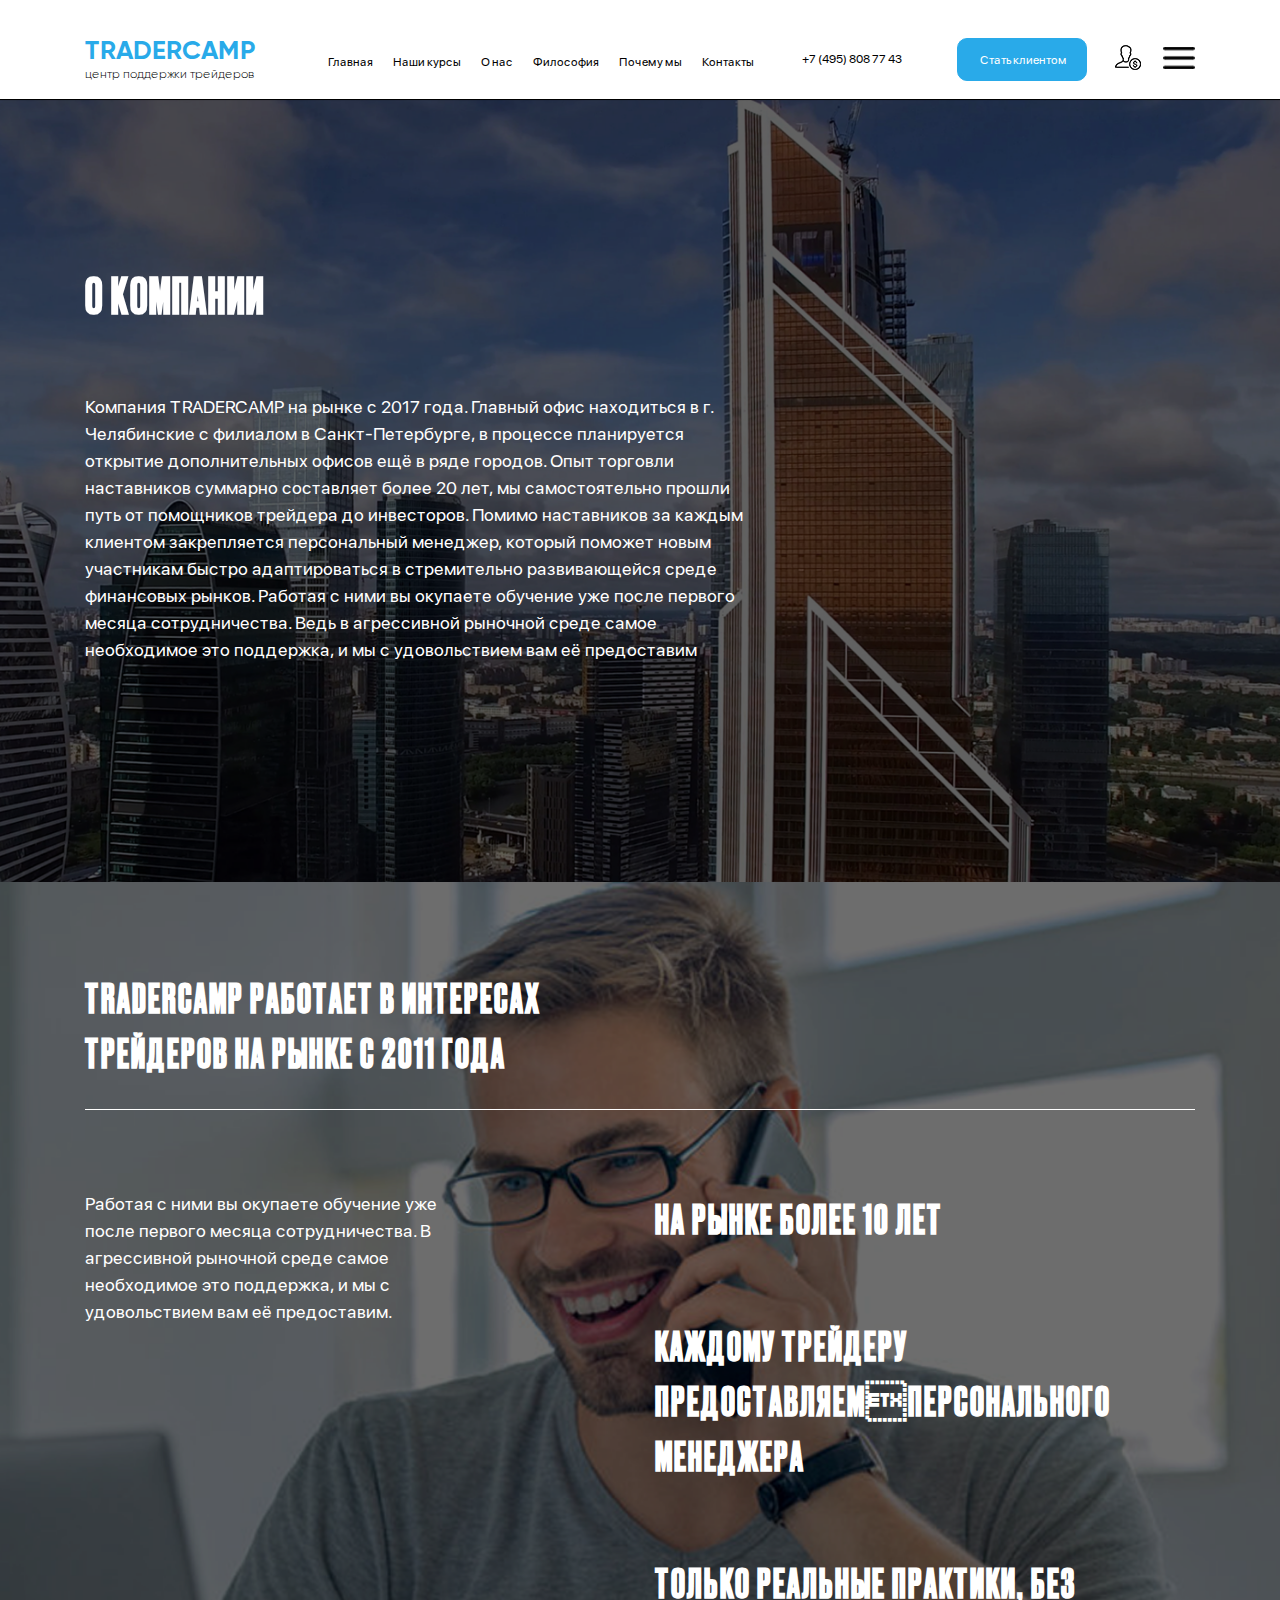
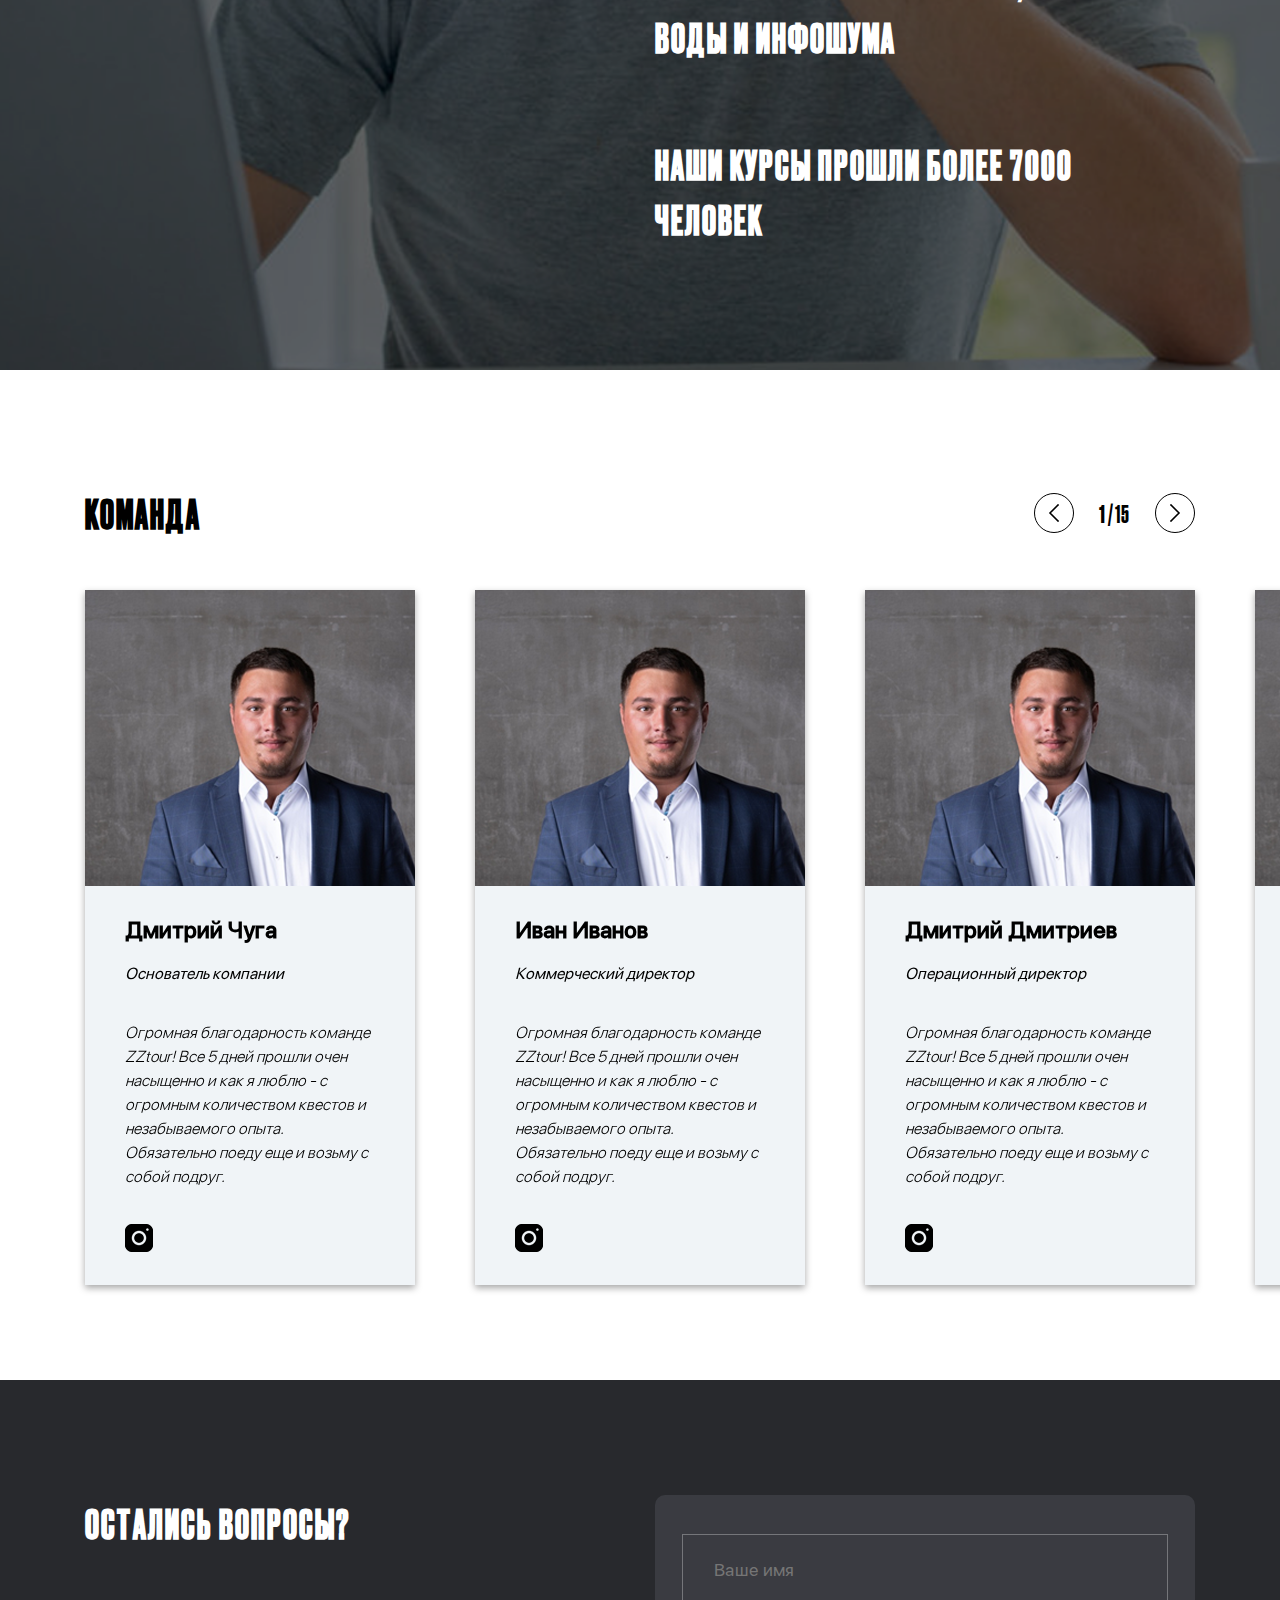
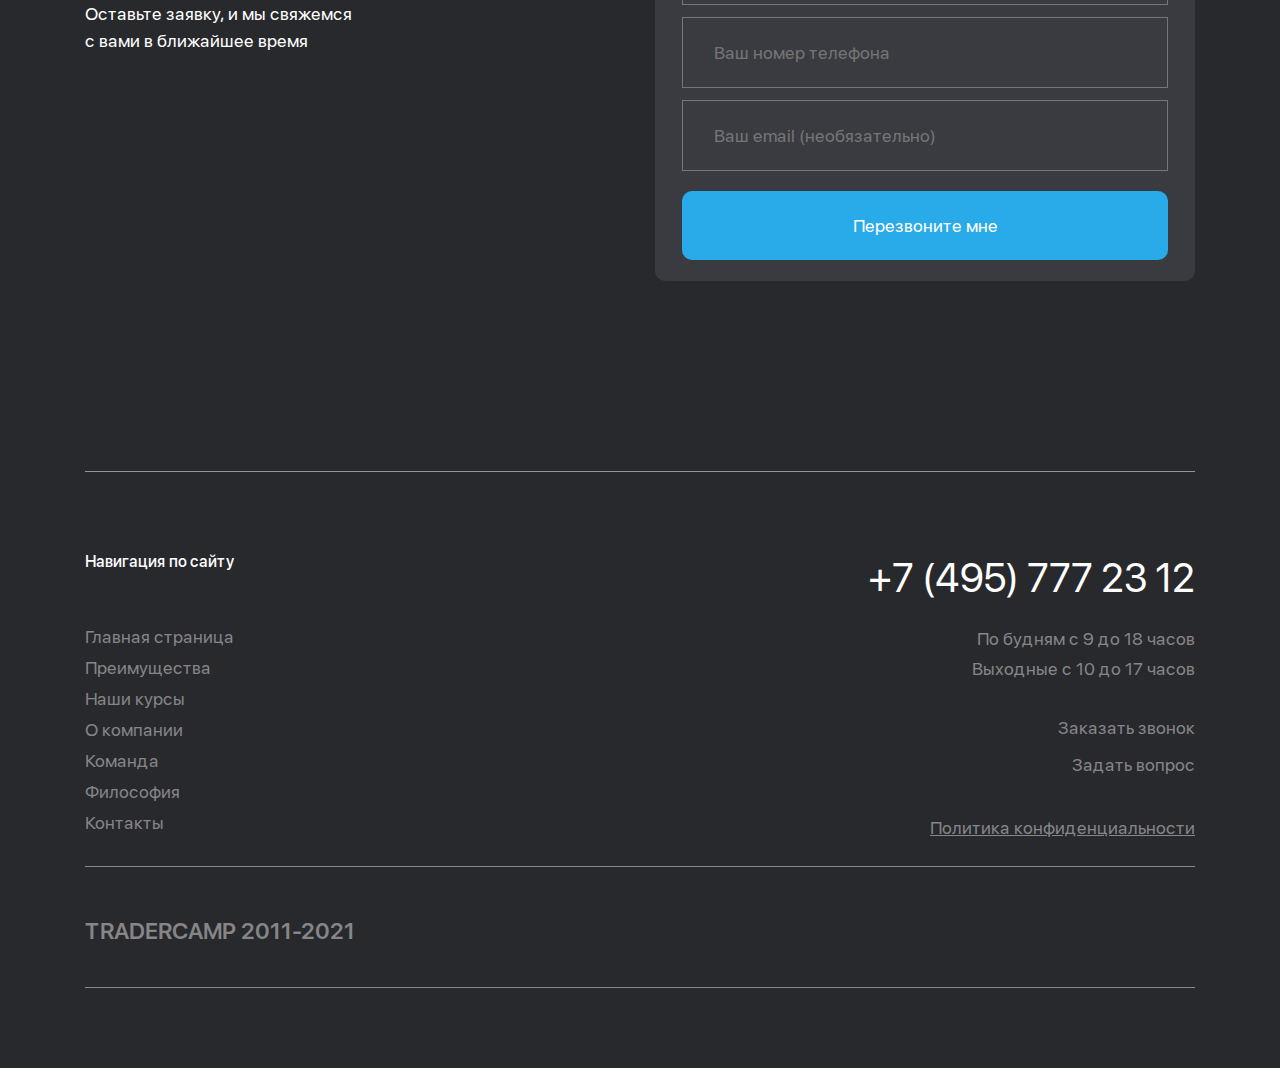
<file: about.html>
<!DOCTYPE html>
<html lang="en">

<head>
	<meta charset="UTF-8">
	<meta name="viewport" content="width=device-width, initial-scale=1.0">
	<meta http-equiv="X-UA-Compatible" content="ie=edge">
	<title>О компании</title>
	<link rel="icon" href="images/favicon.ico">
	<link rel="apple-touch-icon" sizes="180x180" href="images/favicon.ico">
	<link rel="stylesheet" href="css/bootstrap-grid.css">
	<link rel="stylesheet" href="css/style.css">
	<link rel="stylesheet" href="css/swiper-bundle.min.css" />
	<link rel="stylesheet" href="css/jquery.fancybox.min.css" />
</head>

<body>

	<header class="header">
		<div class="header-nav">
			<div class="container">
				<div class="header-nav__left">
					<a href="#/" class="logo-block">
						<h5 class="logo-block__title">tradercamp</h5>
						<p class="logo-block__text">центр поддержки трейдеров</p>
					</a>
					<ul class="header-nav__firstmenu">
						<li><a href="#">Главная</a></li>
						<li><a href="index.html#course">Наши курсы</a></li>
						<li><a href="index.html#about">О нас</a></li>
						<li><a href="index.html#philosoph">Философия</a></li>
						<li><a href="index.html#why">Почему мы</a></li>
						<li><a href="index.html#contact">Контакты</a></li>
					</ul>
				</div>
				<div class="header-nav__right">
					<a href="tel: +74958087743" class="tel">+7 (495) 808 77 43</a>
					<a class="button__action" data-fancybox data-src="#modal-form" href="javascript:;">Стать
						клиентом</a>
					<a href="#/" class="lk"><img src="images/cabinet.png" alt=""></a>
					<a href="#/" class="menu__bar"><img src="images/menubar.png" alt=""></a>
				</div>
				<ul class="header-nav__secondmenu">
					<li class="menu__close">
						закрыть меню
						<img src="images/close.png" alt="">
					</li>
					<li><a class="header-nav__menulink" href="index.html">Главная страница</a></li>
					<li><a class="header-nav__menulink" href="about.html">О компании</a></li>
					<li><a class="header-nav__menulink" href="courses.html">Все курсы</a></li>
					<li><a class="header-nav__menulink" href="cabinet.html">Личный кабинет</a></li>
					<li><a class="header-nav__menulink" href="mission.html">Миссия</a></li>
					<li><a class="header-nav__menulink" href="contacts.html">Контакты</a></li>
					<a href="tel: +74958087743" class="header-nav__menulink tel">+7 (495) 808 77 43</a>
					<a class="button__action" data-fancybox data-src="#modal-form" href="javascript:;">Стать
						клиентом</a>
					<a href="#/" class="header-nav__menulink lk"><img src="images/cabinet.png" alt=""></a>
					<div class="header-nav__secondmenu-social">
						<a target="_blank" href="https://facebook.com">
							<img src="images/facebookblack.png" alt="">
						</a>
						<a target="_blank" href="https://instagram.com">
							<img src="images/instagramblack.png" alt="">
						</a>
						<a target="_blank" href="https://vk.com">
							<img src="images/vkontakteblack.png" alt="">
						</a>
					</div>
				</ul>

			</div>
		</div>
		<div class="header-content">
			<div class="header-effect">
				<img class="swiper-slide__img" src="images/headerbg.png" alt="">
				<div class="container">
					<h1 class="swiper-slide__title">О компании
					</h1>
					<p class="swiper-slide__text">Компания TRADERCAMP на рынке с 2017 года.
						Главный офис находиться в г. Челябинские
						с филиалом в Санкт-Петербурге, в процессе
						планируется открытие дополнительных офисов ещё в ряде городов.
						Опыт торговли наставников суммарно составляет более 20 лет, мы
						самостоятельно прошли путь от помощников трейдера до инвесторов.
						Помимо наставников за каждым клиентом закрепляется персональный
						менеджер, который поможет новым участникам быстро адаптироваться
						в стремительно развивающейся среде финансовых рынков.
						Работая с ними вы окупаете обучение уже после первого месяца
						сотрудничества. Ведь в агрессивной рыночной среде самое необходимое
						это поддержка, и мы с удовольствием вам её предоставим</p>
				</div>
			</div>
		</div>
	</header>


	<section id="philosoph" class="about">
		<div class="philosoph-effect">
			<div class="container">
				<div class="about-title__block">
					<h3 class="title">TRADERCAMP РАБОТАЕТ В ИНТЕРЕСАХ ТРЕЙДЕРОВ
						НА РЫНКЕ С 2011 ГОДА</h3>
				</div>
				<div class="about-content row">
					<div class="col-lg-6 col-md-12">
						<p class="about-content__text">
							Работая с ними вы окупаете обучение уже после
							первого месяца сотрудничества. В агрессивной
							рыночной среде самое необходимое
							это поддержка, и мы с удовольствием вам
							её предоставим.
						</p>
					</div>
					<div class="col-lg-6 col-md-12">
						<div class="about-content__titles">
							<h3 class="title">НА РЫНКЕ БОЛЕЕ 10 ЛЕТ</h3>
							<h3 class="title">КАЖДОМУ ТРЕЙДЕРУ ПРЕДОСТАВЛЯЕМПЕРСОНАЛЬНОГО МЕНЕДЖЕРА</h3>
							<h3 class="title">ТОЛЬКО РЕАЛЬНЫЕ ПРАКТИКИ,
								БЕЗ ВОДЫ И ИНФОШУМА</h3>
							<h3 class="title">НАШИ КУРСЫ ПРОШЛИ БОЛЕЕ
								7000 ЧЕЛОВЕК</h3>
						</div>
					</div>

				</div>
			</div>

		</div>
	</section>

	<section id="about" class="team">
		<div class="container">
			<div class="team-control">
				<h3 class="title">Команда</h3>
				<div class="team-slider__controlpanel">
					<div class="team-button-prev slide__btn">
						<img src="images/arrowleft.png" alt="">
					</div>
					<div class="team-pagination"></div>
					<div class="team-button-next slide__btn">
						<img src="images/arrowright.png" alt="">
					</div>
				</div>
			</div>

			<div class="swiper-container teamSwiper">
				<div class="swiper-wrapper">
					<div class="swiper-slide">
						<div class="team-item">
							<div class="team-img__block">
								<img src="images/team.png" alt="">
							</div>
							<div class="team-info">
								<h5 class="team-info__name">Дмитрий Чуга</h5>
								<p class="team-info__position">Основатель компании</p>
								<p class="team-info__text">Огромная благодарность команде ZZtour!
									Все 5 дней прошли очен насыщенно и как
									я люблю - с огромным количеством квестов
									и незабываемого опыта. Обязательно поеду
									еще и возьму с собой подруг.</p>
								<a target="_blank" href="https://instagram.com" class="team__soc">
									<img src="images/teaminstagram.png" alt="">
								</a>
							</div>
						</div>
					</div>
					<div class="swiper-slide">
						<div class="team-item">
							<div class="team-img__block">
								<img src="images/team.png" alt="">
							</div>
							<div class="team-info">
								<h5 class="team-info__name">Иван Иванов</h5>
								<p class="team-info__position">Коммерческий директор</p>
								<p class="team-info__text">Огромная благодарность команде ZZtour!
									Все 5 дней прошли очен насыщенно и как
									я люблю - с огромным количеством квестов
									и незабываемого опыта. Обязательно поеду
									еще и возьму с собой подруг.</p>
								<a target="_blank" href="https://instagram.com" class="team__soc">
									<img src="images/teaminstagram.png" alt="">
								</a>
							</div>
						</div>
					</div>
					<div class="swiper-slide">
						<div class="team-item">
							<div class="team-img__block">
								<img src="images/team.png" alt="">
							</div>
							<div class="team-info">
								<h5 class="team-info__name">Дмитрий Дмитриев</h5>
								<p class="team-info__position">Операционный директор</p>
								<p class="team-info__text">Огромная благодарность команде ZZtour!
									Все 5 дней прошли очен насыщенно и как
									я люблю - с огромным количеством квестов
									и незабываемого опыта. Обязательно поеду
									еще и возьму с собой подруг.</p>
								<a target="_blank" href="https://instagram.com" class="team__soc">
									<img src="images/teaminstagram.png" alt="">
								</a>
							</div>
						</div>
					</div>
					<div class="swiper-slide">
						<div class="team-item">
							<div class="team-img__block">
								<img src="images/team.png" alt="">
							</div>
							<div class="team-info">
								<h5 class="team-info__name">Артем Бурунов</h5>
								<p class="team-info__position">Эксперт</p>
								<p class="team-info__text">Огромная благодарность команде ZZtour!
									Все 5 дней прошли очен насыщенно и как
									я люблю - с огромным количеством квестов
									и незабываемого опыта. Обязательно поеду
									еще и возьму с собой подруг.</p>
								<a target="_blank" href="https://instagram.com" class="team__soc">
									<img src="images/teaminstagram.png" alt="">
								</a>
							</div>
						</div>
					</div>
					<div class="swiper-slide">
						<div class="team-item">
							<div class="team-img__block">
								<img src="images/team.png" alt="">
							</div>
							<div class="team-info">
								<h5 class="team-info__name">Дмитрий Чуга</h5>
								<p class="team-info__position">Основатель компании</p>
								<p class="team-info__text">Огромная благодарность команде ZZtour!
									Все 5 дней прошли очен насыщенно и как
									я люблю - с огромным количеством квестов
									и незабываемого опыта. Обязательно поеду
									еще и возьму с собой подруг.</p>
								<a target="_blank" href="https://instagram.com" class="team__soc">
									<img src="images/teaminstagram.png" alt="">
								</a>
							</div>
						</div>
					</div>
					<div class="swiper-slide">
						<div class="team-item">
							<div class="team-img__block">
								<img src="images/team.png" alt="">
							</div>
							<div class="team-info">
								<h5 class="team-info__name">Иван Иванов</h5>
								<p class="team-info__position">Коммерческий директор</p>
								<p class="team-info__text">Огромная благодарность команде ZZtour!
									Все 5 дней прошли очен насыщенно и как
									я люблю - с огромным количеством квестов
									и незабываемого опыта. Обязательно поеду
									еще и возьму с собой подруг.</p>
								<a target="_blank" href="https://instagram.com" class="team__soc">
									<img src="images/teaminstagram.png" alt="">
								</a>
							</div>
						</div>
					</div>
					<div class="swiper-slide">
						<div class="team-item">
							<div class="team-img__block">
								<img src="images/team.png" alt="">
							</div>
							<div class="team-info">
								<h5 class="team-info__name">Дмитрий Дмитриев</h5>
								<p class="team-info__position">Операционный директор</p>
								<p class="team-info__text">Огромная благодарность команде ZZtour!
									Все 5 дней прошли очен насыщенно и как
									я люблю - с огромным количеством квестов
									и незабываемого опыта. Обязательно поеду
									еще и возьму с собой подруг.</p>
								<a target="_blank" href="https://instagram.com" class="team__soc">
									<img src="images/teaminstagram.png" alt="">
								</a>
							</div>
						</div>
					</div>
					<div class="swiper-slide">
						<div class="team-item">
							<div class="team-img__block">
								<img src="images/team.png" alt="">
							</div>
							<div class="team-info">
								<h5 class="team-info__name">Артем Бурунов</h5>
								<p class="team-info__position">Эксперт</p>
								<p class="team-info__text">Огромная благодарность команде ZZtour!
									Все 5 дней прошли очен насыщенно и как
									я люблю - с огромным количеством квестов
									и незабываемого опыта. Обязательно поеду
									еще и возьму с собой подруг.</p>
								<a target="_blank" href="https://instagram.com" class="team__soc">
									<img src="images/teaminstagram.png" alt="">
								</a>
							</div>
						</div>
					</div>
					<div class="swiper-slide">
						<div class="team-item">
							<div class="team-img__block">
								<img src="images/team.png" alt="">
							</div>
							<div class="team-info">
								<h5 class="team-info__name">Дмитрий Чуга</h5>
								<p class="team-info__position">Основатель компании</p>
								<p class="team-info__text">Огромная благодарность команде ZZtour!
									Все 5 дней прошли очен насыщенно и как
									я люблю - с огромным количеством квестов
									и незабываемого опыта. Обязательно поеду
									еще и возьму с собой подруг.</p>
								<a target="_blank" href="https://instagram.com" class="team__soc">
									<img src="images/teaminstagram.png" alt="">
								</a>
							</div>
						</div>
					</div>
					<div class="swiper-slide">
						<div class="team-item">
							<div class="team-img__block">
								<img src="images/team.png" alt="">
							</div>
							<div class="team-info">
								<h5 class="team-info__name">Иван Иванов</h5>
								<p class="team-info__position">Коммерческий директор</p>
								<p class="team-info__text">Огромная благодарность команде ZZtour!
									Все 5 дней прошли очен насыщенно и как
									я люблю - с огромным количеством квестов
									и незабываемого опыта. Обязательно поеду
									еще и возьму с собой подруг.</p>
								<a target="_blank" href="https://instagram.com" class="team__soc">
									<img src="images/teaminstagram.png" alt="">
								</a>
							</div>
						</div>
					</div>
					<div class="swiper-slide">
						<div class="team-item">
							<div class="team-img__block">
								<img src="images/team.png" alt="">
							</div>
							<div class="team-info">
								<h5 class="team-info__name">Дмитрий Дмитриев</h5>
								<p class="team-info__position">Операционный директор</p>
								<p class="team-info__text">Огромная благодарность команде ZZtour!
									Все 5 дней прошли очен насыщенно и как
									я люблю - с огромным количеством квестов
									и незабываемого опыта. Обязательно поеду
									еще и возьму с собой подруг.</p>
								<a target="_blank" href="https://instagram.com" class="team__soc">
									<img src="images/teaminstagram.png" alt="">
								</a>
							</div>
						</div>
					</div>
					<div class="swiper-slide">
						<div class="team-item">
							<div class="team-img__block">
								<img src="images/team.png" alt="">
							</div>
							<div class="team-info">
								<h5 class="team-info__name">Артем Бурунов</h5>
								<p class="team-info__position">Эксперт</p>
								<p class="team-info__text">Огромная благодарность команде ZZtour!
									Все 5 дней прошли очен насыщенно и как
									я люблю - с огромным количеством квестов
									и незабываемого опыта. Обязательно поеду
									еще и возьму с собой подруг.</p>
								<a target="_blank" href="https://instagram.com" class="team__soc">
									<img src="images/teaminstagram.png" alt="">
								</a>
							</div>
						</div>
					</div>
					<div class="swiper-slide">
						<div class="team-item">
							<div class="team-img__block">
								<img src="images/team.png" alt="">
							</div>
							<div class="team-info">
								<h5 class="team-info__name">Дмитрий Чуга</h5>
								<p class="team-info__position">Основатель компании</p>
								<p class="team-info__text">Огромная благодарность команде ZZtour!
									Все 5 дней прошли очен насыщенно и как
									я люблю - с огромным количеством квестов
									и незабываемого опыта. Обязательно поеду
									еще и возьму с собой подруг.</p>
								<a target="_blank" href="https://instagram.com" class="team__soc">
									<img src="images/teaminstagram.png" alt="">
								</a>
							</div>
						</div>
					</div>
					<div class="swiper-slide">
						<div class="team-item">
							<div class="team-img__block">
								<img src="images/team.png" alt="">
							</div>
							<div class="team-info">
								<h5 class="team-info__name">Иван Иванов</h5>
								<p class="team-info__position">Коммерческий директор</p>
								<p class="team-info__text">Огромная благодарность команде ZZtour!
									Все 5 дней прошли очен насыщенно и как
									я люблю - с огромным количеством квестов
									и незабываемого опыта. Обязательно поеду
									еще и возьму с собой подруг.</p>
								<a target="_blank" href="https://instagram.com" class="team__soc">
									<img src="images/teaminstagram.png" alt="">
								</a>
							</div>
						</div>
					</div>
					<div class="swiper-slide">
						<div class="team-item">
							<div class="team-img__block">
								<img src="images/team.png" alt="">
							</div>
							<div class="team-info">
								<h5 class="team-info__name">Дмитрий Дмитриев</h5>
								<p class="team-info__position">Операционный директор</p>
								<p class="team-info__text">Огромная благодарность команде ZZtour!
									Все 5 дней прошли очен насыщенно и как
									я люблю - с огромным количеством квестов
									и незабываемого опыта. Обязательно поеду
									еще и возьму с собой подруг.</p>
								<a target="_blank" href="https://instagram.com" class="team__soc">
									<img src="images/teaminstagram.png" alt="">
								</a>
							</div>
						</div>
					</div>
					<div class="swiper-slide">
						<div class="team-item">
							<div class="team-img__block">
								<img src="images/team.png" alt="">
							</div>
							<div class="team-info">
								<h5 class="team-info__name">Дмитрий Чуга</h5>
								<p class="team-info__position">Основатель компании</p>
								<p class="team-info__text">Огромная благодарность команде ZZtour!
									Все 5 дней прошли очен насыщенно и как
									я люблю - с огромным количеством квестов
									и незабываемого опыта. Обязательно поеду
									еще и возьму с собой подруг.</p>
								<a target="_blank" href="https://instagram.com" class="team__soc">
									<img src="images/teaminstagram.png" alt="">
								</a>
							</div>
						</div>
					</div>
					<div class="swiper-slide">
						<div class="team-item">
							<div class="team-img__block">
								<img src="images/team.png" alt="">
							</div>
							<div class="team-info">
								<h5 class="team-info__name">Иван Иванов</h5>
								<p class="team-info__position">Коммерческий директор</p>
								<p class="team-info__text">Огромная благодарность команде ZZtour!
									Все 5 дней прошли очен насыщенно и как
									я люблю - с огромным количеством квестов
									и незабываемого опыта. Обязательно поеду
									еще и возьму с собой подруг.</p>
								<a target="_blank" href="https://instagram.com" class="team__soc">
									<img src="images/teaminstagram.png" alt="">
								</a>
							</div>
						</div>
					</div>
				</div>
			</div>
		</div>
	</section>

	<section id="contact" class="contact">
		<div class="container">
			<div class="row">
				<div class="col-lg-6 col-md-6 col-sm-12">
					<h3 class="title">остались вопросы?</h3>
					<p class="contact__slogan">Оставьте заявку, и мы свяжемся с вами
						в ближайшее время</p>
				</div>
				<div class="col-lg-6 col-md-6 col-sm-12">
					<form id="simpleForm" class="form" method="post">
						<input type="text" name="name" placeholder="Ваше имя" required>
						<input type="tel" name="tel" placeholder="Ваш номер телефона" required>
						<input type="email" name="email" placeholder="Ваш email (необязательно)">
						<input type="submit" value="Перезвоните мне" class="button__action">
					</form>
				</div>
			</div>
		</div>
	</section>

	<footer class="footer" id="footer">
		<div class="container">
			<div class="footer-top">
				<div class="row justify-content-between">
					<div class="footer-col">
						<div class="footer__menu">
							<div class="footer__menu-title">
								Навигация по сайту
							</div>
							<div class="footer__menu">
								<ul>
									<li>
										<a href="index.html">Главная страница</a>
									</li>
									<li>
										<a href="index.html#why">Преимущества</a>
									</li>
									<li>
										<a href="index.html#course">Наши курсы</a>
									</li>
									<li>
										<a href="index.html#about">О компании</a>
									</li>
									<li>
										<a href="index.html#about">Команда</a>
									</li>
									<li>
										<a href="index.html#philosoph">Философия</a>
									</li>
									<li>
										<a href="index.html#contact">Контакты</a>
									</li>
								</ul>
							</div>
						</div>
					</div>
					<div class="footer-col">
						<div class="footer_contact">
							<a href="tel:+74957772312" class="footer-tel">+7 (495) 777 23 12</a>
							<div class="footer_contact-txt">
								По будням с 9 до 18 часов<br>
								Выходные с 10 до 17 часов
								<ul>
									<li>
										<a class="callme" data-fancybox data-src="#modal-form"
											href="javascript:;">Заказать
											звонок</a>
									</li>
									<li>
										<a class="callme" data-fancybox data-src="#question-form"
											href="javascript:;">Задать
											вопрос</a>
									</li>
								</ul>
								<a class="polytics" data-fancybox data-src="#pop_polytic" href="javascript:;">Политика
									конфиденциальности</a>
							</div>
						</div>
					</div>
				</div>
			</div>
			<div class="footer-middle">
				<p>TRADERCAMP 2011-2021</p>
			</div>
		</div>
	</footer>

	<div class="modalForm" id="modal-form" style="display: none;">
		<div class="popup_window__content">
			<h3 class="title">
				Оставьте заявку
			</h3>
			<p>Мы перезвоним Вам в течении 15 минут</p>
			<form id="formCall" class="form" method="post" name="formCall">
				<div class="pop_input">
					<input autocomplete="off" class="name" name="name" placeholder="Ваше имя" required>
				</div>
				<div class="pop_input">
					<input autocomplete="off" class="phone" name="phone" placeholder="Ваш номер телефона" required>
				</div>
				<div class="pop_bottom">
					<input class="button__action" name="submit" type="submit" value="Перезвоните мне">
				</div>
			</form>
		</div>
	</div>

	<div class="thanks_window" id="thanks" style="display: none;">
		<div class="popup_window__content">
			<h3 class="title">
				Благодарим за доверие!
			</h3>
			<p>Мы свяжемся с Вами в течении 15 минут</p>
			<a href="#/" class="close_thanks">вернуться на сайт</a>
		</div>
	</div>

	<div class="questionForm" id="question-form" style="display: none;">
		<div class="popup_window__content">
			<h3 class="title">
				Задайте вопрос
			</h3>
			<p>Мы ответим в течении 15 минут</p>
			<form id="formQuestion" class="form" method="post" name="formQuestion">
				<div class="pop_input">
					<input autocomplete="off" class="name" name="name" placeholder="Ваше имя" required>
				</div>
				<div class="pop_input">
					<input autocomplete="off" class="phone" name="phone" placeholder="Ваш номер телефона" required>
				</div>
				<div class="pop_input">
					<textarea autocomplete="off" class="phone" name="question" placeholder="Вопрос" required></textarea>
				</div>
				<div class="pop_bottom">
					<input class="button__action" name="submit" type="submit" value="Отправить">
				</div>
			</form>
		</div>
	</div>

	<div class="polytics" id="pop_polytic" style="display: none;">
		<div class="popup_window__content">
			<div class="polytic_txt">
				<span>
					Политика в отношении обработки персональных данных
				</span>
				<br>
				<p>1. Общие положения</p><br>
				<p>Настоящая политика обработки персональных данных составлена в соответствии с требованиями
					Федерального
					закона от 27.07.2006. №152-ФЗ «О персональных данных» и определяет порядок обработки персональных
					данных
					и меры по обеспечению безопасности персональных данных, предпринимаемые ИП Хисматуллин А.Я. (далее –
					Оператор).1.1. Оператор ставит своей важнейшей целью и условием осуществления своей деятельности
					соблюдение прав и свобод человека и гражданина при обработке его персональных данных, в том числе
					защиты
					прав на неприкосновенность частной жизни, личную и семейную тайну.1.2. Настоящая политика Оператора
					в
					отношении обработки персональных данных (далее – Политика) применяется ко всей информации, которую
					Оператор может получить о посетителях веб-сайта <a target="blank"
						href="http://xn--d1amfhby1f.xn--p1ai/">http://xn--d1amfhby1f.xn--p1ai/</a>. </p>
				<br>
				<p>2. Основные понятия, используемые в Политике</p><br>
				<p>2.1. Автоматизированная обработка персональных данных – обработка персональных данных с помощью
					средств
					вычислительной техники;2.2. Блокирование персональных данных – временное прекращение обработки
					персональных данных (за исключением случаев, если обработка необходима для уточнения персональных
					данных);2.3. Веб-сайт – совокупность графических и информационных материалов, а также программ для
					ЭВМ и
					баз данных, обеспечивающих их доступность в сети интернет по сетевому адресу <a target="blank"
						href="http://xn--d1amfhby1f.xn--p1ai/">http://xn--d1amfhby1f.xn--p1ai/</a>;2.4. Информационная
					система персональных данных — совокупность содержащихся в базах данных персональных данных, и
					обеспечивающих их обработку информационных технологий и технических средств;2.5. Обезличивание
					персональных данных — действия, в результате которых невозможно определить без использования
					дополнительной информации принадлежность персональных данных конкретному Пользователю или иному
					субъекту
					персональных данных;2.6. Обработка персональных данных – любое действие (операция) или совокупность
					действий (операций), совершаемых с использованием средств автоматизации или без использования таких
					средств с персональными данными, включая сбор, запись, систематизацию, накопление, хранение,
					уточнение
					(обновление, изменение), извлечение, использование, передачу (распространение, предоставление,
					доступ),
					обезличивание, блокирование, удаление, уничтожение персональных данных;2.7. Оператор –
					государственный
					орган, муниципальный орган, юридическое или физическое лицо, самостоятельно или совместно с другими
					лицами организующие и (или) осуществляющие обработку персональных данных, а также определяющие цели
					обработки персональных данных, состав персональных данных, подлежащих обработке, действия
					(операции),
					совершаемые с персональными данными;2.8. Персональные данные – любая информация, относящаяся прямо
					или
					косвенно к определенному или определяемому Пользователю веб-сайта <a target="blank"
						href="http://xn--d1amfhby1f.xn--p1ai/">http://xn--d1amfhby1f.xn--p1ai/</a>;2.9. Пользователь –
					любой
					посетитель веб-сайта <a target="blank"
						href="http://xn--d1amfhby1f.xn--p1ai/">http://xn--d1amfhby1f.xn--p1ai/</a>;2.10.
					Предоставление персональных данных – действия, направленные на раскрытие персональных данных
					определенному лицу или определенному кругу лиц;2.11. Распространение персональных данных – любые
					действия, направленные на раскрытие персональных данных неопределенному кругу лиц (передача
					персональных
					данных) или на ознакомление с персональными данными неограниченного круга лиц, в том числе
					обнародование
					персональных данных в средствах массовой информации, размещение в информационно-телекоммуникационных
					сетях или предоставление доступа к персональным данным каким-либо иным способом;2.12. Трансграничная
					передача персональных данных – передача персональных данных на территорию иностранного государства
					органу власти иностранного государства, иностранному физическому или иностранному юридическому
					лицу;2.13. Уничтожение персональных данных – любые действия, в результате которых персональные
					данные
					уничтожаются безвозвратно с невозможностью дальнейшего восстановления содержания персональных данных
					в
					информационной системе персональных данных и (или) уничтожаются материальные носители персональных
					данных. </p>
				<br>
				<p>3. Оператор может обрабатывать следующие персональные данные Пользователя</p>
				<p>3.1. Фамилия, имя, отчество;</p>
				<br>
				<p>3.2. Электронный адрес;</p>
				<br>
				<p>3.3. Номера телефонов;</p>
				<br>
				<p>3.4. Также на сайте происходит сбор и обработка обезличенных данных о посетителях (в т.ч. файлов
					«cookie») с помощью сервисов интернет-статистики (Яндекс Метрика и Гугл Аналитика и других).3.5.
					Вышеперечисленные данные далее по тексту Политики объединены общим понятием Персональные данные.</p>
				<br>
				<p>4. Цели обработки персональных данных</p><br>
				<p>4.1. Цель обработки персональных данных Пользователя — информирование Пользователя посредством
					отправки
					электронных писем; заключение, исполнение и прекращение гражданско-правовых договоров.4.2. Также
					Оператор имеет право направлять Пользователю уведомления о новых продуктах и услугах, специальных
					предложениях и различных событиях. Пользователь всегда может отказаться от получения информационных
					сообщений, направив Оператору письмо на адрес электронной почты chel.domotek@mail.ru с пометкой
					«Отказ
					от уведомлений о новых продуктах и услугах и специальных предложениях».4.3. Обезличенные данные
					Пользователей, собираемые с помощью сервисов интернет-статистики, служат для сбора информации о
					действиях Пользователей на сайте, улучшения качества сайта и его содержания. </p>
				<br>
				<p>5. Правовые основания обработки персональных данных</p><br>
				<p>5.1. Оператор обрабатывает персональные данные Пользователя только в случае их заполнения и/или
					отправки
					Пользователем самостоятельно через специальные формы, расположенные на сайте
					http://xn--d1amfhby1f.xn--p1ai/. Заполняя соответствующие формы и/или отправляя свои персональные
					данные
					Оператору, Пользователь выражает свое согласие с данной Политикой.5.2. Оператор обрабатывает
					обезличенные данные о Пользователе в случае, если это разрешено в настройках браузера Пользователя
					(включено сохранение файлов «cookie» и использование технологии JavaScript). </p>
				<br>
				<p>6. Порядок сбора, хранения, передачи и других видов обработки персональных данных
				</p><br>
				<p>Безопасность персональных данных, которые обрабатываются Оператором, обеспечивается путем реализации
					правовых, организационных и технических мер, необходимых для выполнения в полном объеме требований
					действующего законодательства в области защиты персональных данных.6.1. Оператор обеспечивает
					сохранность персональных данных и принимает все возможные меры, исключающие доступ к персональным
					данным
					неуполномоченных лиц.6.2. Персональные данные Пользователя никогда, ни при каких условиях не будут
					переданы третьим лицам, за исключением случаев, связанных с исполнением действующего
					законодательства.6.3. В случае выявления неточностей в персональных данных, Пользователь может
					актуализировать их самостоятельно, путем направления Оператору уведомление на адрес электронной
					почты
					Оператора chel.domotek@mail.ru с пометкой «Актуализация персональных данных».6.4. Срок обработки
					персональных данных является неограниченным. Пользователь может в любой момент отозвать свое
					согласие на
					обработку персональных данных, направив Оператору уведомление посредством электронной почты на
					электронный адрес Оператора chel.domotek@mail.ru с пометкой «Отзыв согласия на обработку
					персональных
					данных». </p>
				<br>
				<p>7. Трансграничная передача персональных данных</p><br>
				<p>7.1. Оператор до начала осуществления трансграничной передачи персональных данных обязан убедиться в
					том,
					что иностранным государством, на территорию которого предполагается осуществлять передачу
					персональных
					данных, обеспечивается надежная защита прав субъектов персональных данных.7.2. Трансграничная
					передача
					персональных данных на территории иностранных государств, не отвечающих вышеуказанным требованиям,
					может
					осуществляться только в случае наличия согласия в письменной форме субъекта персональных данных на
					трансграничную передачу его персональных данных и/или исполнения договора, стороной которого
					является
					субъект персональных данных. </p>
				<br>
				<p>8. Заключительные положения</p><br>
				<p>8.1. Пользователь может получить любые разъяснения по интересующим вопросам, касающимся обработки его
					персональных данных, обратившись к Оператору с помощью электронной почты chel.domotek@mail.ru.8.2. В
					данном документе будут отражены любые изменения политики обработки персональных данных Оператором.
					Политика действует бессрочно до замены ее новой версией.8.3. Актуальная версия Политики в свободном
					доступе расположена в сети Интернет по адресу <a target="blank"
						href="http://xn--d1amfhby1f.xn--p1ai/privacy">http://xn--d1amfhby1f.xn--p1ai/privacy</a>.</p>
			</div>
		</div>
	</div>

	<script src="js/jquery.js"></script>
	<script src="js/ajax.js"></script>
	<script src="js/swiper-bundle.min.js"></script>
	<script src="js/main.js"></script>
	<script src="js/jquery.fancybox.min.js"></script>
</body>

</html>
</file>
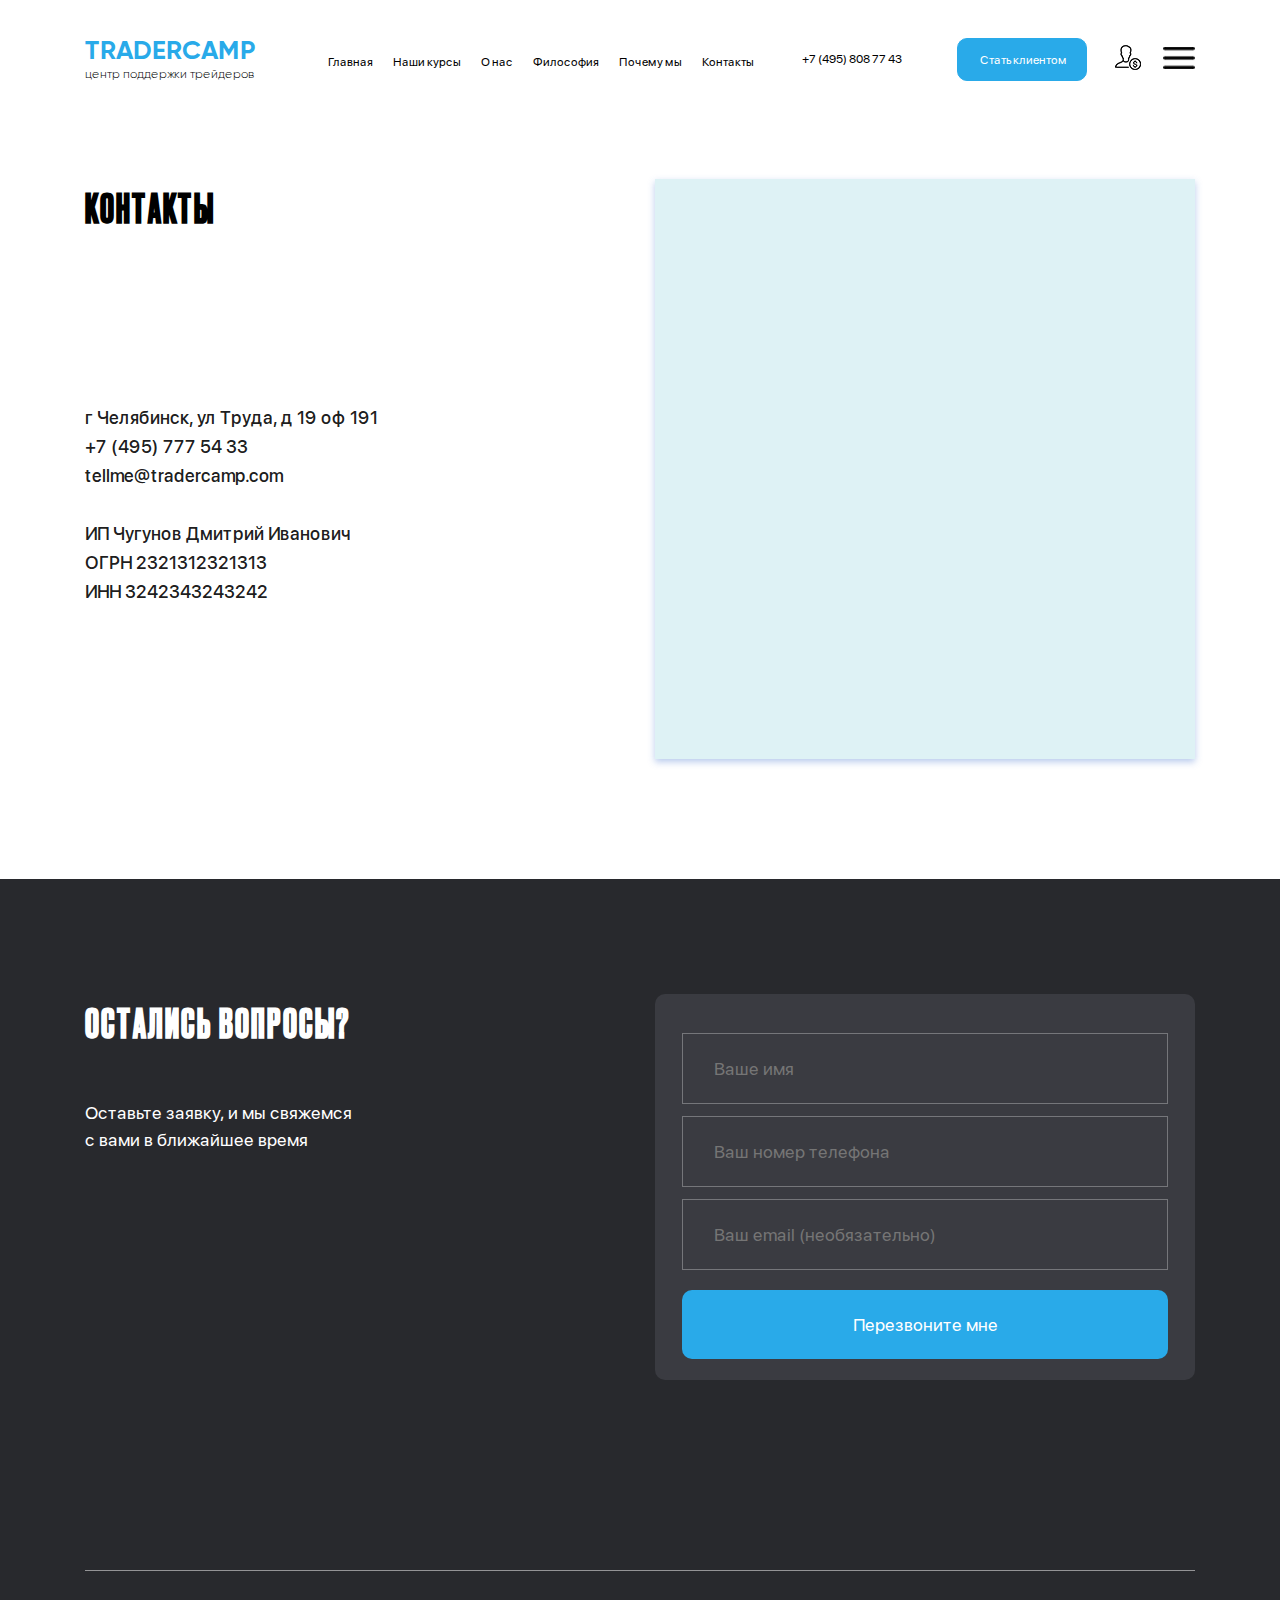
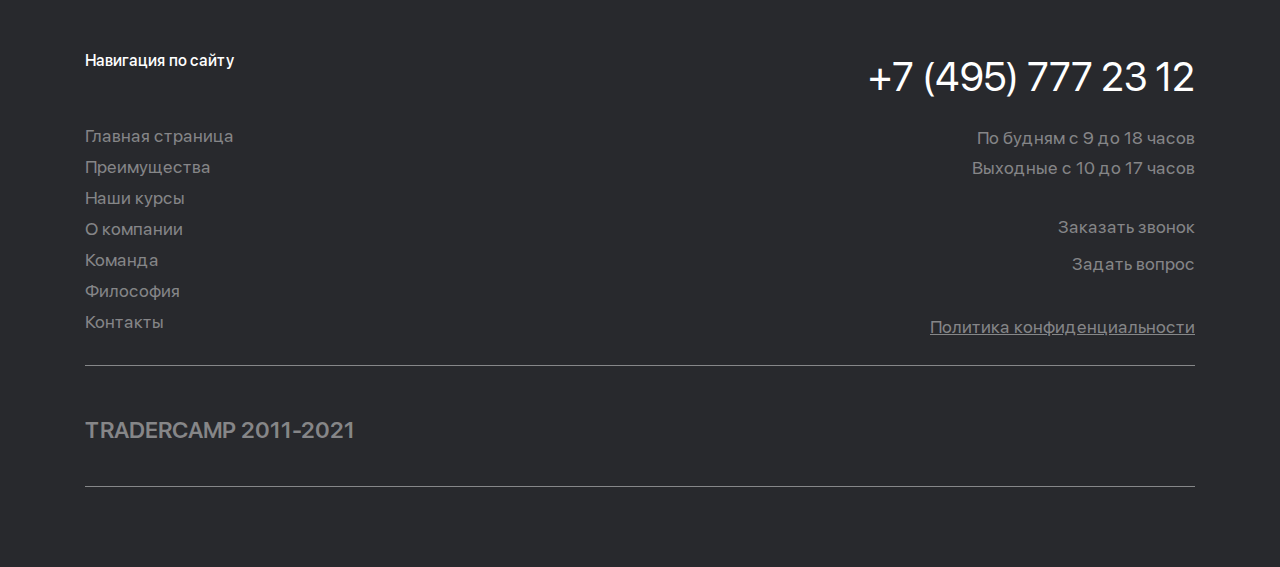
<file: contacts.html>
<!DOCTYPE html>
<html lang="en">

<head>
	<meta charset="UTF-8">
	<meta name="viewport" content="width=device-width, initial-scale=1.0">
	<meta http-equiv="X-UA-Compatible" content="ie=edge">
	<title>Контакты</title>
	<link rel="icon" href="images/favicon.ico">
	<link rel="apple-touch-icon" sizes="180x180" href="images/favicon.ico">
	<link rel="stylesheet" href="css/bootstrap-grid.css">
	<link rel="stylesheet" href="css/style.css">
	<link rel="stylesheet" href="css/swiper-bundle.min.css" />
	<link rel="stylesheet" href="css/jquery.fancybox.min.css" />
</head>

<body>

	<header class="header">
		<div class="header-nav">
			<div class="container">
				<div class="header-nav__left">
					<a href="#/" class="logo-block">
						<h5 class="logo-block__title">tradercamp</h5>
						<p class="logo-block__text">центр поддержки трейдеров</p>
					</a>
					<ul class="header-nav__firstmenu">
						<li><a href="#">Главная</a></li>
						<li><a href="index.html#courses">Наши курсы</a></li>
						<li><a href="index.html#about">О нас</a></li>
						<li><a href="index.html#philosoph">Философия</a></li>
						<li><a href="index.html#why">Почему мы</a></li>
						<li><a href="index.html#contact">Контакты</a></li>
					</ul>
				</div>
				<div class="header-nav__right">
					<a href="tel: +74958087743" class="tel">+7 (495) 808 77 43</a>
					<a class="button__action" data-fancybox data-src="#modal-form" href="javascript:;">Стать
						клиентом</a>
					<a href="#/" class="lk"><img src="images/cabinet.png" alt=""></a>
					<a href="#/" class="menu__bar"><img src="images/menubar.png" alt=""></a>
				</div>
				<ul class="header-nav__secondmenu">
					<li class="menu__close">
						закрыть меню
						<img src="images/close.png" alt="">
					</li>
					<li><a class="header-nav__menulink" href="index.html">Главная страница</a></li>
					<li><a class="header-nav__menulink" href="about.html">О компании</a></li>
					<li><a class="header-nav__menulink" href="courses.html">Все курсы</a></li>
					<li><a class="header-nav__menulink" href="cabinet.html">Личный кабинет</a></li>
					<li><a class="header-nav__menulink" href="mission.html">Миссия</a></li>
					<li><a class="header-nav__menulink" href="contacts.html">Контакты</a></li>
					<a href="tel: +74958087743" class="header-nav__menulink tel">+7 (495) 808 77 43</a>
					<a class="button__action" data-fancybox data-src="#modal-form" href="javascript:;">Стать
						клиентом</a>
					<a href="#/" class="header-nav__menulink lk"><img src="images/cabinet.png" alt=""></a>
					<div class="header-nav__secondmenu-social">
						<a target="_blank" href="https://facebook.com">
							<img src="images/facebookblack.png" alt="">
						</a>
						<a target="_blank" href="https://instagram.com">
							<img src="images/instagramblack.png" alt="">
						</a>
						<a target="_blank" href="https://vk.com">
							<img src="images/vkontakteblack.png" alt="">
						</a>
					</div>
				</ul>

			</div>
		</div>
	</header>


	<section id="contacts" class="contacts">
		<div class="container">
			<div class="row">
				<div class="col-xl-6 col-lg-5">
					<div class="contacts-dsc">
						<h3 class="title">
							Контакты
						</h3>
						<div class="contacts-dsc__address">
							<p>г Челябинск, ул Труда, д 19 оф 191</p>
							<p>+7 (495) 777 54 33</p>
							<p>tellme@tradercamp.com</p>
							<br>
							<p>ИП Чугунов Дмитрий Иванович</p>
							<p>ОГРН 2321312321313</p>
							<p>ИНН 3242343243242</p>
						</div>
					</div>
				</div>
				<div class="col-xl-6 col-lg-7">
					<div class="contact_map">
						<div id="map">
							<script type="text/javascript" charset="utf-8" async
								src="https://api-maps.yandex.ru/services/constructor/1.0/js/?um=constructor%3Ab592c81788632439c6ba82b47463fcdd03f95a154fd21da2d836695e2a51f428&amp;width=100%&amp;height=100%&amp;lang=en_FR&amp;scroll=true"></script>
						</div>
					</div>
				</div>
			</div>
		</div>
	</section>

	<section id="contact" class="contact">
		<div class="container">
			<div class="row">
				<div class="col-lg-6 col-md-6 col-sm-12">
					<h3 class="title">остались вопросы?</h3>
					<p class="contact__slogan">Оставьте заявку, и мы свяжемся с вами
						в ближайшее время</p>
				</div>
				<div class="col-lg-6 col-md-6 col-sm-12">
					<form id="simpleForm" class="form" method="post">
						<input type="text" name="name" placeholder="Ваше имя" required>
						<input type="tel" name="tel" placeholder="Ваш номер телефона" required>
						<input type="email" name="email" placeholder="Ваш email (необязательно)">
						<input type="submit" value="Перезвоните мне" class="button__action">
					</form>
				</div>
			</div>
		</div>
	</section>

	<footer class="footer" id="footer">
		<div class="container">
			<div class="footer-top">
				<div class="row justify-content-between">
					<div class="footer-col">
						<div class="footer__menu">
							<div class="footer__menu-title">
								Навигация по сайту
							</div>
							<div class="footer__menu">
								<ul>
									<li>
										<a href="index.html">Главная страница</a>
									</li>
									<li>
										<a href="index.html#why">Преимущества</a>
									</li>
									<li>
										<a href="index.html#courses">Наши курсы</a>
									</li>
									<li>
										<a href="index.html#about">О компании</a>
									</li>
									<li>
										<a href="index.html#about">Команда</a>
									</li>
									<li>
										<a href="index.html#philosoph">Философия</a>
									</li>
									<li>
										<a href="index.html#contact">Контакты</a>
									</li>
								</ul>
							</div>
						</div>
					</div>
					<div class="footer-col">
						<div class="footer_contact">
							<a href="tel:+74957772312" class="footer-tel">+7 (495) 777 23 12</a>
							<div class="footer_contact-txt">
								По будням с 9 до 18 часов<br>
								Выходные с 10 до 17 часов
								<ul>
									<li>
										<a class="callme" data-fancybox data-src="#modal-form"
											href="javascript:;">Заказать
											звонок</a>
									</li>
									<li>
										<a class="callme" data-fancybox data-src="#question-form"
											href="javascript:;">Задать
											вопрос</a>
									</li>
								</ul>
								<a class="polytics" data-fancybox data-src="#pop_polytic" href="javascript:;">Политика
									конфиденциальности</a>
							</div>
						</div>
					</div>
				</div>
			</div>
			<div class="footer-middle">
				<p>TRADERCAMP 2011-2021</p>
			</div>
		</div>
	</footer>

	<div class="modalForm" id="modal-form" style="display: none;">
		<div class="popup_window__content">
			<h3 class="title">
				Оставьте заявку
			</h3>
			<p>Мы перезвоним Вам в течении 15 минут</p>
			<form id="formCall" class="form" method="post" name="formCall">
				<div class="pop_input">
					<input autocomplete="off" class="name" name="name" placeholder="Ваше имя" required>
				</div>
				<div class="pop_input">
					<input autocomplete="off" class="phone" name="phone" placeholder="Ваш номер телефона" required>
				</div>
				<div class="pop_bottom">
					<input class="button__action" name="submit" type="submit" value="Перезвоните мне">
				</div>
			</form>
		</div>
	</div>

	<div class="thanks_window" id="thanks" style="display: none;">
		<div class="popup_window__content">
			<h3 class="title">
				Благодарим за доверие!
			</h3>
			<p>Мы свяжемся с Вами в течении 15 минут</p>
			<a href="#/" class="close_thanks">вернуться на сайт</a>
		</div>
	</div>

	<div class="questionForm" id="question-form" style="display: none;">
		<div class="popup_window__content">
			<h3 class="title">
				Задайте вопрос
			</h3>
			<p>Мы ответим в течении 15 минут</p>
			<form id="formQuestion" class="form" method="post" name="formQuestion">
				<div class="pop_input">
					<input autocomplete="off" class="name" name="name" placeholder="Ваше имя" required>
				</div>
				<div class="pop_input">
					<input autocomplete="off" class="phone" name="phone" placeholder="Ваш номер телефона" required>
				</div>
				<div class="pop_input">
					<textarea autocomplete="off" class="phone" name="question" placeholder="Вопрос" required></textarea>
				</div>
				<div class="pop_bottom">
					<input class="button__action" name="submit" type="submit" value="Отправить">
				</div>
			</form>
		</div>
	</div>

	<div class="polytics" id="pop_polytic" style="display: none;">
		<div class="popup_window__content">
			<div class="polytic_txt">
				<span>
					Политика в отношении обработки персональных данных
				</span>
				<br>
				<p>1. Общие положения</p><br>
				<p>Настоящая политика обработки персональных данных составлена в соответствии с требованиями
					Федерального
					закона от 27.07.2006. №152-ФЗ «О персональных данных» и определяет порядок обработки персональных
					данных
					и меры по обеспечению безопасности персональных данных, предпринимаемые ИП Хисматуллин А.Я. (далее –
					Оператор).1.1. Оператор ставит своей важнейшей целью и условием осуществления своей деятельности
					соблюдение прав и свобод человека и гражданина при обработке его персональных данных, в том числе
					защиты
					прав на неприкосновенность частной жизни, личную и семейную тайну.1.2. Настоящая политика Оператора
					в
					отношении обработки персональных данных (далее – Политика) применяется ко всей информации, которую
					Оператор может получить о посетителях веб-сайта <a target="blank"
						href="http://xn--d1amfhby1f.xn--p1ai/">http://xn--d1amfhby1f.xn--p1ai/</a>. </p>
				<br>
				<p>2. Основные понятия, используемые в Политике</p><br>
				<p>2.1. Автоматизированная обработка персональных данных – обработка персональных данных с помощью
					средств
					вычислительной техники;2.2. Блокирование персональных данных – временное прекращение обработки
					персональных данных (за исключением случаев, если обработка необходима для уточнения персональных
					данных);2.3. Веб-сайт – совокупность графических и информационных материалов, а также программ для
					ЭВМ и
					баз данных, обеспечивающих их доступность в сети интернет по сетевому адресу <a target="blank"
						href="http://xn--d1amfhby1f.xn--p1ai/">http://xn--d1amfhby1f.xn--p1ai/</a>;2.4. Информационная
					система персональных данных — совокупность содержащихся в базах данных персональных данных, и
					обеспечивающих их обработку информационных технологий и технических средств;2.5. Обезличивание
					персональных данных — действия, в результате которых невозможно определить без использования
					дополнительной информации принадлежность персональных данных конкретному Пользователю или иному
					субъекту
					персональных данных;2.6. Обработка персональных данных – любое действие (операция) или совокупность
					действий (операций), совершаемых с использованием средств автоматизации или без использования таких
					средств с персональными данными, включая сбор, запись, систематизацию, накопление, хранение,
					уточнение
					(обновление, изменение), извлечение, использование, передачу (распространение, предоставление,
					доступ),
					обезличивание, блокирование, удаление, уничтожение персональных данных;2.7. Оператор –
					государственный
					орган, муниципальный орган, юридическое или физическое лицо, самостоятельно или совместно с другими
					лицами организующие и (или) осуществляющие обработку персональных данных, а также определяющие цели
					обработки персональных данных, состав персональных данных, подлежащих обработке, действия
					(операции),
					совершаемые с персональными данными;2.8. Персональные данные – любая информация, относящаяся прямо
					или
					косвенно к определенному или определяемому Пользователю веб-сайта <a target="blank"
						href="http://xn--d1amfhby1f.xn--p1ai/">http://xn--d1amfhby1f.xn--p1ai/</a>;2.9. Пользователь –
					любой
					посетитель веб-сайта <a target="blank"
						href="http://xn--d1amfhby1f.xn--p1ai/">http://xn--d1amfhby1f.xn--p1ai/</a>;2.10.
					Предоставление персональных данных – действия, направленные на раскрытие персональных данных
					определенному лицу или определенному кругу лиц;2.11. Распространение персональных данных – любые
					действия, направленные на раскрытие персональных данных неопределенному кругу лиц (передача
					персональных
					данных) или на ознакомление с персональными данными неограниченного круга лиц, в том числе
					обнародование
					персональных данных в средствах массовой информации, размещение в информационно-телекоммуникационных
					сетях или предоставление доступа к персональным данным каким-либо иным способом;2.12. Трансграничная
					передача персональных данных – передача персональных данных на территорию иностранного государства
					органу власти иностранного государства, иностранному физическому или иностранному юридическому
					лицу;2.13. Уничтожение персональных данных – любые действия, в результате которых персональные
					данные
					уничтожаются безвозвратно с невозможностью дальнейшего восстановления содержания персональных данных
					в
					информационной системе персональных данных и (или) уничтожаются материальные носители персональных
					данных. </p>
				<br>
				<p>3. Оператор может обрабатывать следующие персональные данные Пользователя</p>
				<p>3.1. Фамилия, имя, отчество;</p>
				<br>
				<p>3.2. Электронный адрес;</p>
				<br>
				<p>3.3. Номера телефонов;</p>
				<br>
				<p>3.4. Также на сайте происходит сбор и обработка обезличенных данных о посетителях (в т.ч. файлов
					«cookie») с помощью сервисов интернет-статистики (Яндекс Метрика и Гугл Аналитика и других).3.5.
					Вышеперечисленные данные далее по тексту Политики объединены общим понятием Персональные данные.</p>
				<br>
				<p>4. Цели обработки персональных данных</p><br>
				<p>4.1. Цель обработки персональных данных Пользователя — информирование Пользователя посредством
					отправки
					электронных писем; заключение, исполнение и прекращение гражданско-правовых договоров.4.2. Также
					Оператор имеет право направлять Пользователю уведомления о новых продуктах и услугах, специальных
					предложениях и различных событиях. Пользователь всегда может отказаться от получения информационных
					сообщений, направив Оператору письмо на адрес электронной почты chel.domotek@mail.ru с пометкой
					«Отказ
					от уведомлений о новых продуктах и услугах и специальных предложениях».4.3. Обезличенные данные
					Пользователей, собираемые с помощью сервисов интернет-статистики, служат для сбора информации о
					действиях Пользователей на сайте, улучшения качества сайта и его содержания. </p>
				<br>
				<p>5. Правовые основания обработки персональных данных</p><br>
				<p>5.1. Оператор обрабатывает персональные данные Пользователя только в случае их заполнения и/или
					отправки
					Пользователем самостоятельно через специальные формы, расположенные на сайте
					http://xn--d1amfhby1f.xn--p1ai/. Заполняя соответствующие формы и/или отправляя свои персональные
					данные
					Оператору, Пользователь выражает свое согласие с данной Политикой.5.2. Оператор обрабатывает
					обезличенные данные о Пользователе в случае, если это разрешено в настройках браузера Пользователя
					(включено сохранение файлов «cookie» и использование технологии JavaScript). </p>
				<br>
				<p>6. Порядок сбора, хранения, передачи и других видов обработки персональных данных
				</p><br>
				<p>Безопасность персональных данных, которые обрабатываются Оператором, обеспечивается путем реализации
					правовых, организационных и технических мер, необходимых для выполнения в полном объеме требований
					действующего законодательства в области защиты персональных данных.6.1. Оператор обеспечивает
					сохранность персональных данных и принимает все возможные меры, исключающие доступ к персональным
					данным
					неуполномоченных лиц.6.2. Персональные данные Пользователя никогда, ни при каких условиях не будут
					переданы третьим лицам, за исключением случаев, связанных с исполнением действующего
					законодательства.6.3. В случае выявления неточностей в персональных данных, Пользователь может
					актуализировать их самостоятельно, путем направления Оператору уведомление на адрес электронной
					почты
					Оператора chel.domotek@mail.ru с пометкой «Актуализация персональных данных».6.4. Срок обработки
					персональных данных является неограниченным. Пользователь может в любой момент отозвать свое
					согласие на
					обработку персональных данных, направив Оператору уведомление посредством электронной почты на
					электронный адрес Оператора chel.domotek@mail.ru с пометкой «Отзыв согласия на обработку
					персональных
					данных». </p>
				<br>
				<p>7. Трансграничная передача персональных данных</p><br>
				<p>7.1. Оператор до начала осуществления трансграничной передачи персональных данных обязан убедиться в
					том,
					что иностранным государством, на территорию которого предполагается осуществлять передачу
					персональных
					данных, обеспечивается надежная защита прав субъектов персональных данных.7.2. Трансграничная
					передача
					персональных данных на территории иностранных государств, не отвечающих вышеуказанным требованиям,
					может
					осуществляться только в случае наличия согласия в письменной форме субъекта персональных данных на
					трансграничную передачу его персональных данных и/или исполнения договора, стороной которого
					является
					субъект персональных данных. </p>
				<br>
				<p>8. Заключительные положения</p><br>
				<p>8.1. Пользователь может получить любые разъяснения по интересующим вопросам, касающимся обработки его
					персональных данных, обратившись к Оператору с помощью электронной почты chel.domotek@mail.ru.8.2. В
					данном документе будут отражены любые изменения политики обработки персональных данных Оператором.
					Политика действует бессрочно до замены ее новой версией.8.3. Актуальная версия Политики в свободном
					доступе расположена в сети Интернет по адресу <a target="blank"
						href="http://xn--d1amfhby1f.xn--p1ai/privacy">http://xn--d1amfhby1f.xn--p1ai/privacy</a>.</p>
			</div>
		</div>
	</div>

	<script src="js/jquery.js"></script>
	<script src="js/ajax.js"></script>
	<script src="js/swiper-bundle.min.js"></script>
	<script src="js/main.js"></script>
	<script src="js/jquery.fancybox.min.js"></script>
</body>

</html>
</file>
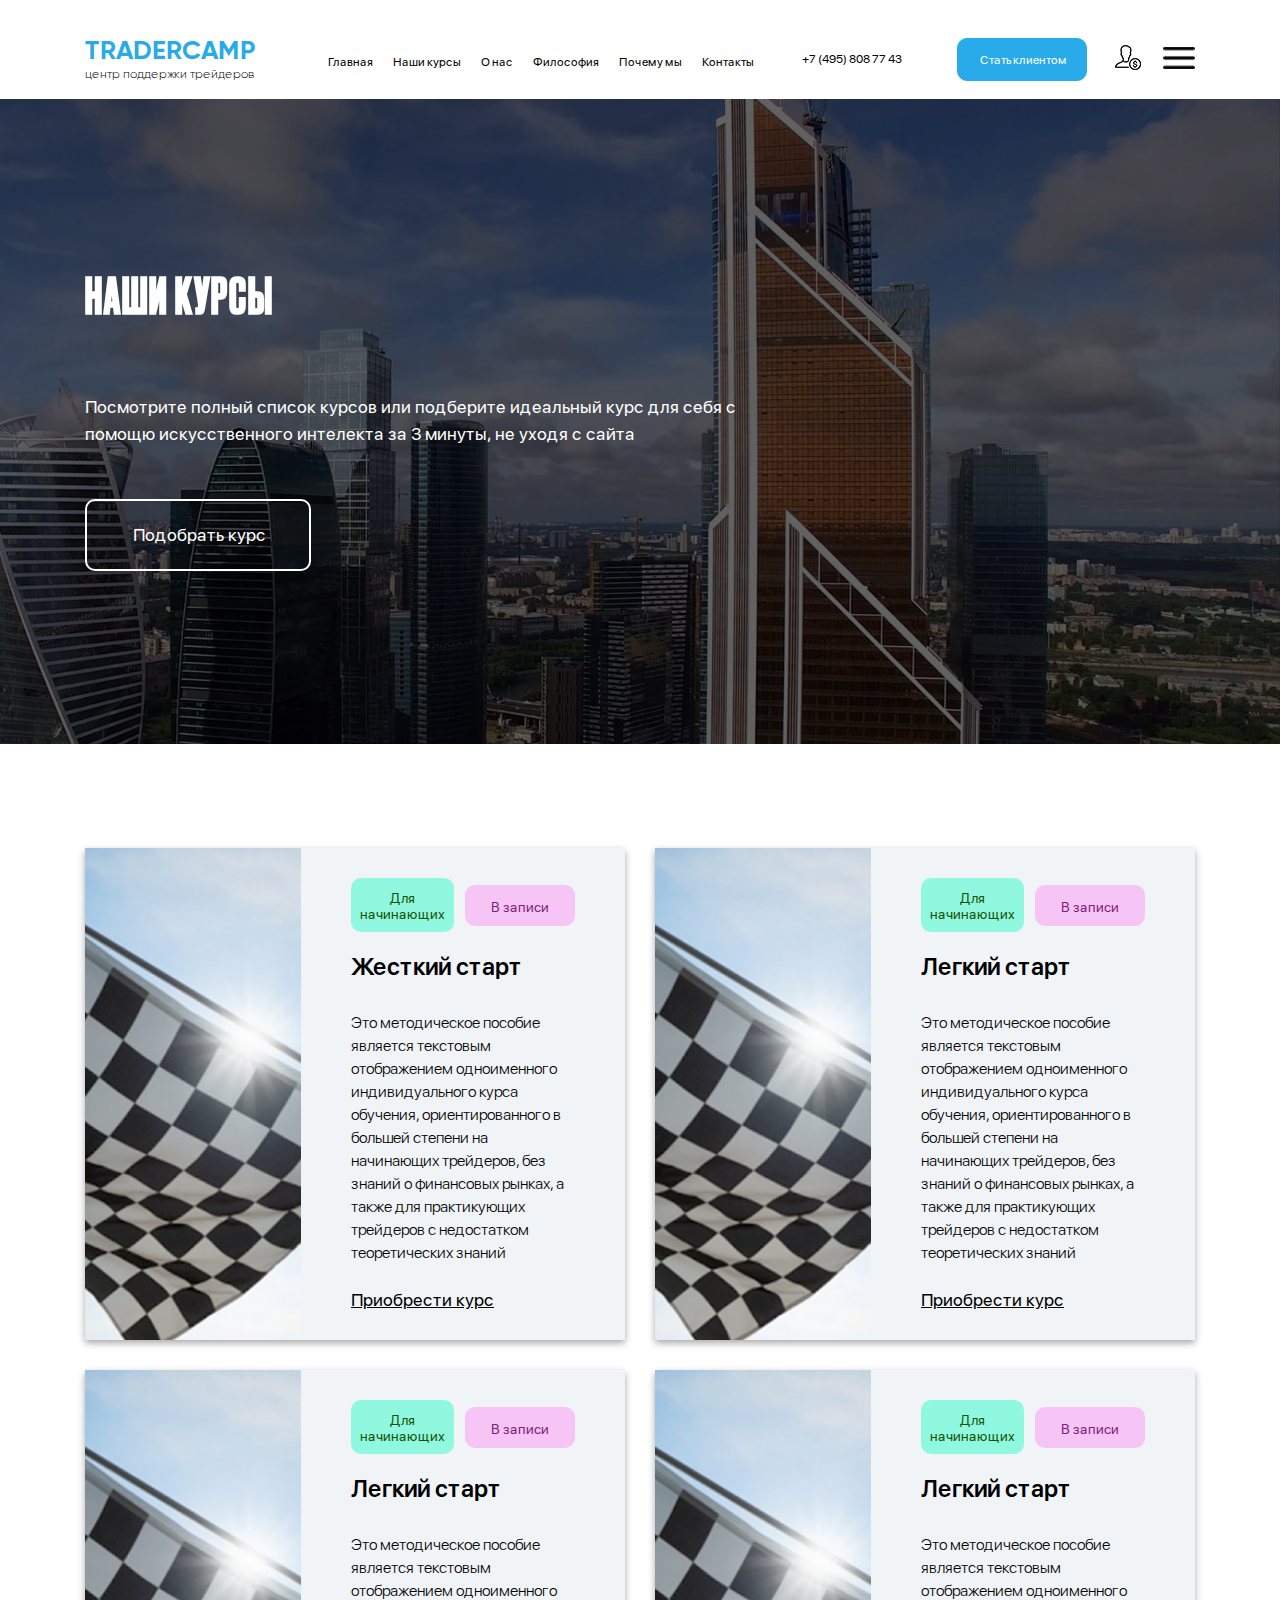
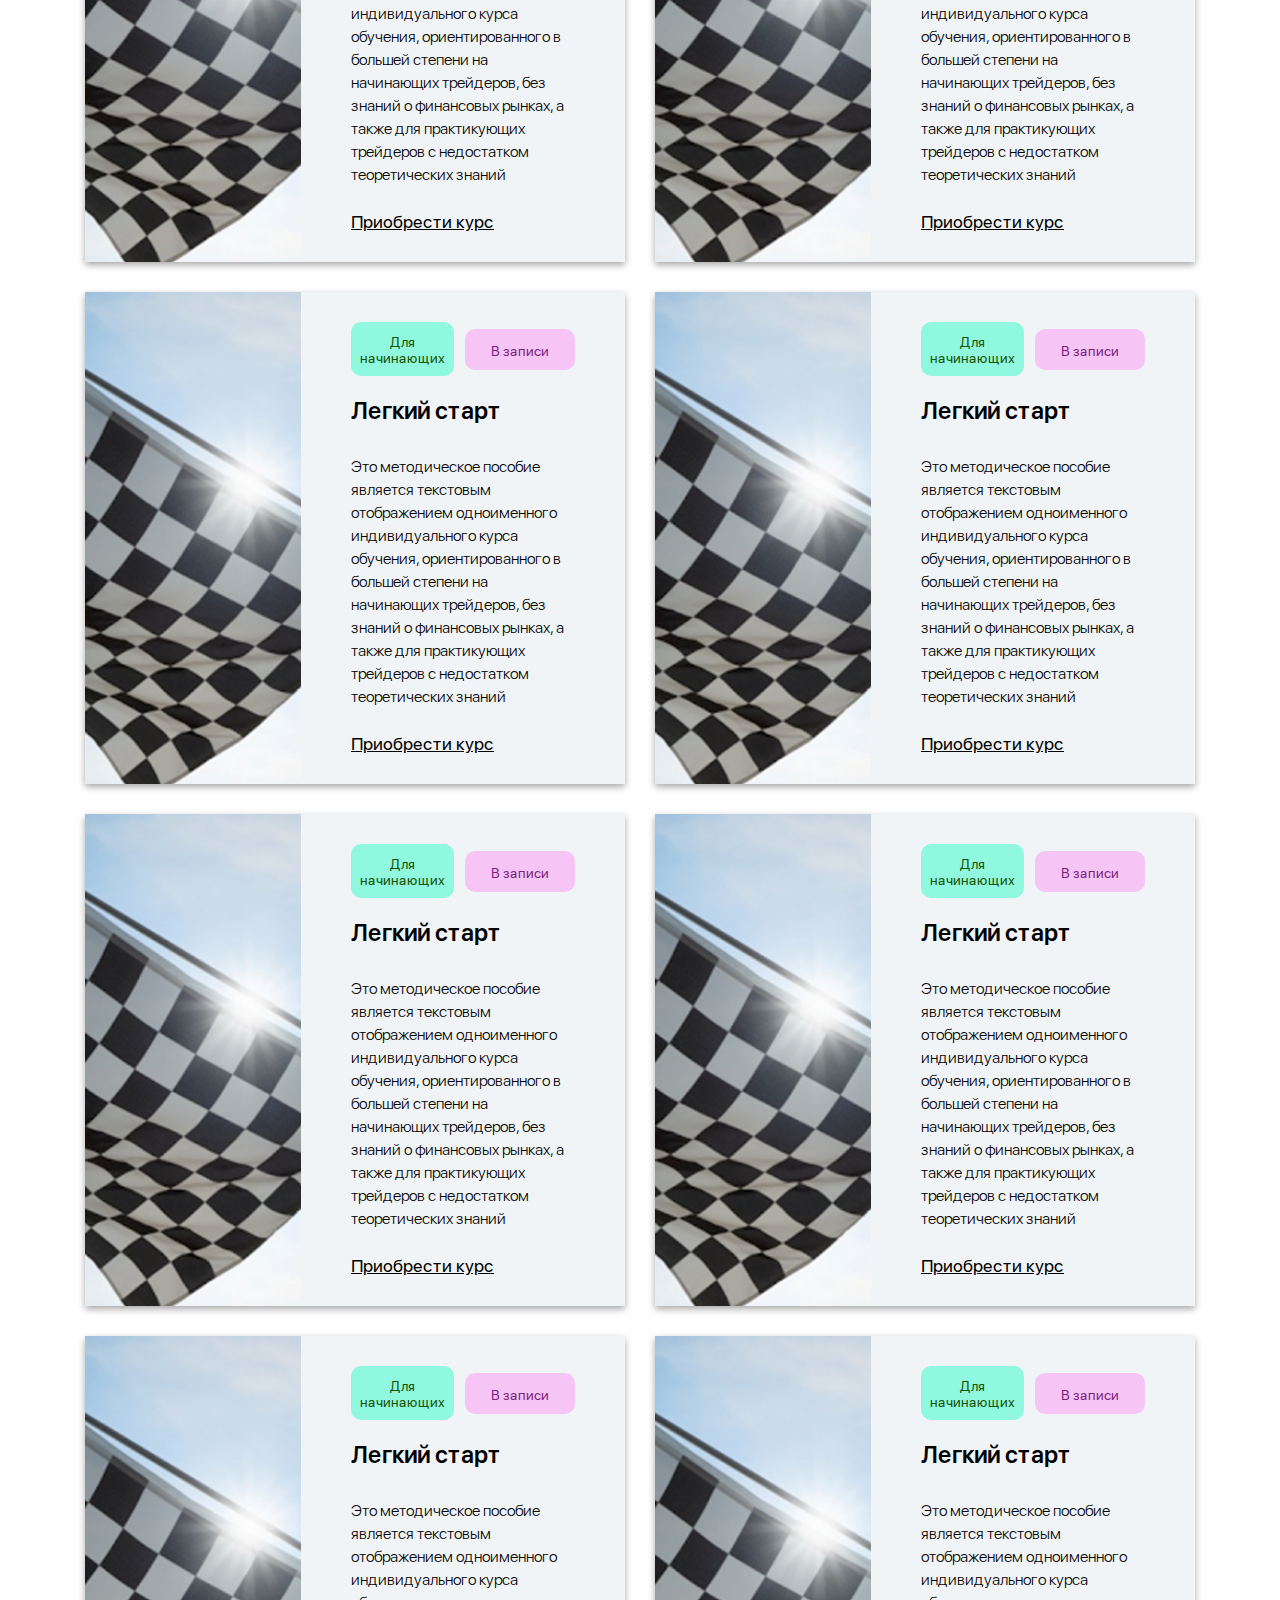
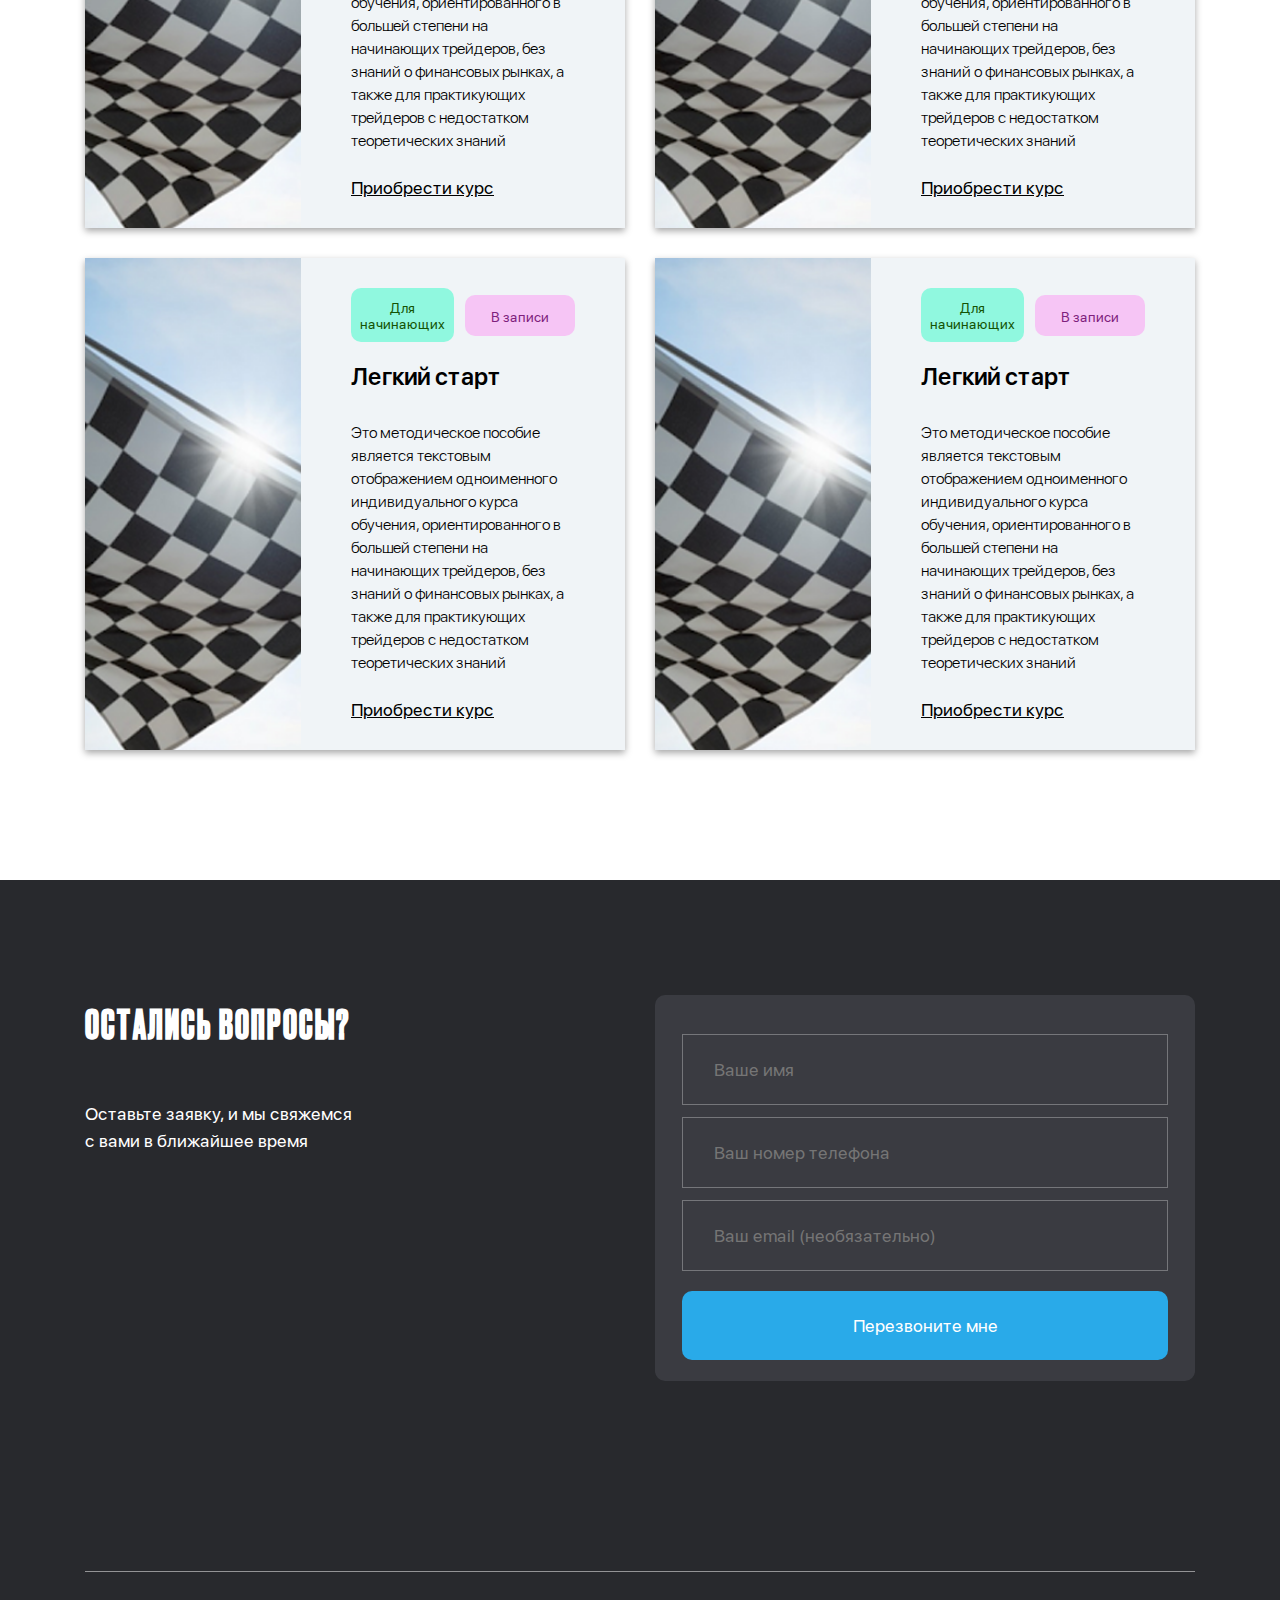
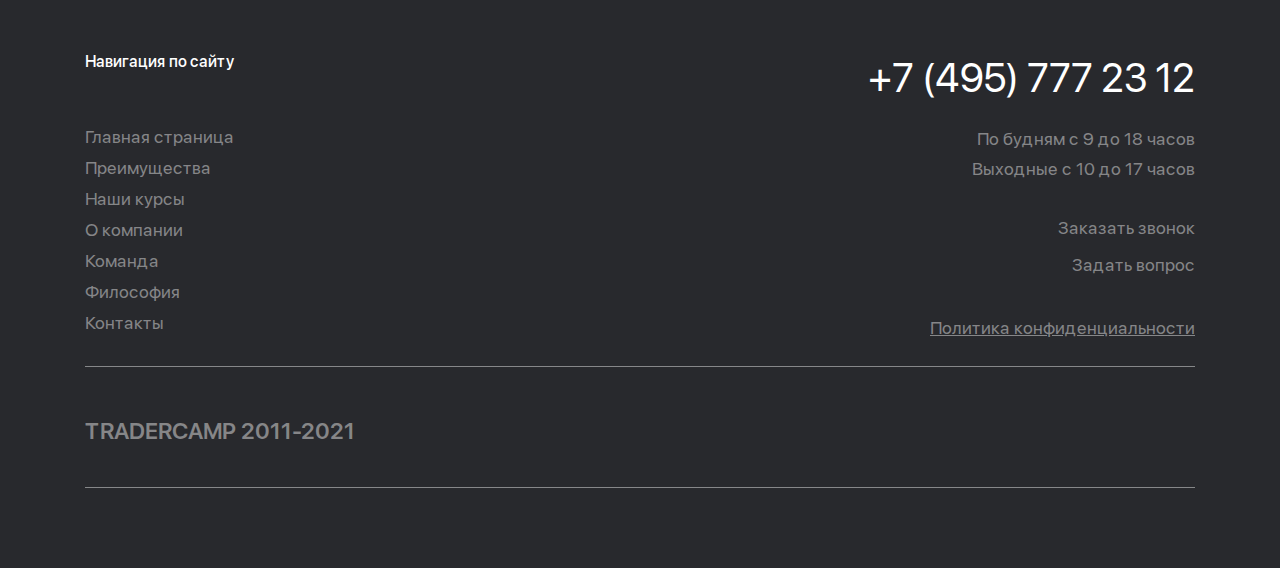
<file: courses.html>
<!DOCTYPE html>
<html lang="en">

<head>
	<meta charset="UTF-8">
	<meta name="viewport" content="width=device-width, initial-scale=1.0">
	<meta http-equiv="X-UA-Compatible" content="ie=edge">
	<title>Наши курсы</title>
	<link rel="icon" href="images/favicon.ico">
	<link rel="apple-touch-icon" sizes="180x180" href="images/favicon.ico">
	<link rel="stylesheet" href="css/bootstrap-grid.css">
	<link rel="stylesheet" href="css/style.css">
	<link rel="stylesheet" href="css/swiper-bundle.min.css" />
	<link rel="stylesheet" href="css/jquery.fancybox.min.css" />
</head>

<body>

	<header class="header">
		<div class="header-nav">
			<div class="container">
				<div class="header-nav__left">
					<a href="#/" class="logo-block">
						<h5 class="logo-block__title">tradercamp</h5>
						<p class="logo-block__text">центр поддержки трейдеров</p>
					</a>
					<ul class="header-nav__firstmenu">
						<li><a href="#">Главная</a></li>
						<li><a href="index.html#course">Наши курсы</a></li>
						<li><a href="index.html#about">О нас</a></li>
						<li><a href="index.html#philosoph">Философия</a></li>
						<li><a href="index.html#why">Почему мы</a></li>
						<li><a href="index.html#contact">Контакты</a></li>
					</ul>
				</div>
				<div class="header-nav__right">
					<a href="tel: +74958087743" class="tel">+7 (495) 808 77 43</a>
					<a class="button__action" data-fancybox data-src="#modal-form" href="javascript:;">Стать
						клиентом</a>
					<a href="#/" class="lk"><img src="images/cabinet.png" alt=""></a>
					<a href="#/" class="menu__bar"><img src="images/menubar.png" alt=""></a>
				</div>
				<ul class="header-nav__secondmenu">
					<li class="menu__close">
						закрыть меню
						<img src="images/close.png" alt="">
					</li>
					<li><a class="header-nav__menulink" href="index.html">Главная страница</a></li>
					<li><a class="header-nav__menulink" href="about.html">О компании</a></li>
					<li><a class="header-nav__menulink" href="courses.html">Все курсы</a></li>
					<li><a class="header-nav__menulink" href="cabinet.html">Личный кабинет</a></li>
					<li><a class="header-nav__menulink" href="mission.html">Миссия</a></li>
					<li><a class="header-nav__menulink" href="contacts.html">Контакты</a></li>
					<a href="tel: +74958087743" class="header-nav__menulink tel">+7 (495) 808 77 43</a>
					<a class="button__action" data-fancybox data-src="#modal-form" href="javascript:;">Стать
						клиентом</a>
					<a href="#/" class="header-nav__menulink lk"><img src="images/cabinet.png" alt=""></a>
					<div class="header-nav__secondmenu-social">
						<a target="_blank" href="https://facebook.com">
							<img src="images/facebookblack.png" alt="">
						</a>
						<a target="_blank" href="https://instagram.com">
							<img src="images/instagramblack.png" alt="">
						</a>
						<a target="_blank" href="https://vk.com">
							<img src="images/vkontakteblack.png" alt="">
						</a>
					</div>
				</ul>

			</div>
		</div>
		<div class="header-content">
			<div class="header-effect">
				<img class="swiper-slide__img" src="images/headerbg.png" alt="">
				<div class="container">
					<h1 class="swiper-slide__title">Наши курсы
					</h1>
					<p class="swiper-slide__text">Посмотрите полный список курсов или подберите
						идеальный курс для себя с помощю искусственного
						интелекта за 3 минуты, не уходя с сайта </p>

					<a class="header-content__button" data-fancybox data-src="#calc-form" href="javascript:;">Подобрать
						курс</a>
				</div>
			</div>
		</div>
	</header>


	<section id="courses" class="courses">
		<div class="container">
			<div class="row">
				<div class="col-xl-6 col-lg-12">
					<div class="course__item">
						<div class="course__item__img-block">
							<img src="images/course1.png" alt="">
						</div>
						<div class="course__item__content">
							<div class="course__item__content-marks">
								<a href="#/" class="course__item__content-mark__first">
									Для начинающих
								</a>
								<a href="#/" class="course__item__content-mark__second">
									В записи
								</a>
							</div>
							<div class="course__item__texts">
								<h4 class="course__item__title">
									Жесткий старт
								</h4>
								<p class="course__item__text">
									Это методическое пособие является текстовым отображением
									одноименного индивидуального курса обучения, ориентированного
									в большей степени на начинающих трейдеров, без знаний
									о финансовых рынках, а также для практикующих трейдеров
									с недостатком теоретических знаний
								</p>
							</div>
							<a class="course__item__link" data-fancybox data-src="#course-form"
								href="javascript:;">Приобрести курс</a>
						</div>
					</div>
				</div>
				<div class="col-xl-6 col-lg-12">
					<div class="course__item">
						<div class="course__item__img-block">
							<img src="images/course1.png" alt="">
						</div>
						<div class="course__item__content">
							<div class="course__item__content-marks">
								<a href="#/" class="course__item__content-mark__first">
									Для начинающих
								</a>
								<a href="#/" class="course__item__content-mark__second">
									В записи
								</a>
							</div>
							<div class="course__item__texts">
								<h4 class="course__item__title">
									Легкий старт
								</h4>
								<p class="course__item__text">
									Это методическое пособие является текстовым отображением
									одноименного индивидуального курса обучения, ориентированного
									в большей степени на начинающих трейдеров, без знаний
									о финансовых рынках, а также для практикующих трейдеров
									с недостатком теоретических знаний
								</p>
							</div>
							<a class="course__item__link" data-fancybox data-src="#course-form"
								href="javascript:;">Приобрести курс</a>
						</div>
					</div>
				</div>
				<div class="col-xl-6 col-lg-12">
					<div class="course__item">
						<div class="course__item__img-block">
							<img src="images/course1.png" alt="">
						</div>
						<div class="course__item__content">
							<div class="course__item__content-marks">
								<a href="#/" class="course__item__content-mark__first">
									Для начинающих
								</a>
								<a href="#/" class="course__item__content-mark__second">
									В записи
								</a>
							</div>
							<div class="course__item__texts">
								<h4 class="course__item__title">
									Легкий старт
								</h4>
								<p class="course__item__text">
									Это методическое пособие является текстовым отображением
									одноименного индивидуального курса обучения, ориентированного
									в большей степени на начинающих трейдеров, без знаний
									о финансовых рынках, а также для практикующих трейдеров
									с недостатком теоретических знаний
								</p>
							</div>
							<a class="course__item__link" data-fancybox data-src="#course-form"
								href="javascript:;">Приобрести курс</a>
						</div>
					</div>
				</div>
				<div class="col-xl-6 col-lg-12">
					<div class="course__item">
						<div class="course__item__img-block">
							<img src="images/course1.png" alt="">
						</div>
						<div class="course__item__content">
							<div class="course__item__content-marks">
								<a href="#/" class="course__item__content-mark__first">
									Для начинающих
								</a>
								<a href="#/" class="course__item__content-mark__second">
									В записи
								</a>
							</div>
							<div class="course__item__texts">
								<h4 class="course__item__title">
									Легкий старт
								</h4>
								<p class="course__item__text">
									Это методическое пособие является текстовым отображением
									одноименного индивидуального курса обучения, ориентированного
									в большей степени на начинающих трейдеров, без знаний
									о финансовых рынках, а также для практикующих трейдеров
									с недостатком теоретических знаний
								</p>
							</div>
							<a class="course__item__link" data-fancybox data-src="#course-form"
								href="javascript:;">Приобрести курс</a>
						</div>
					</div>
				</div>
				<div class="col-xl-6 col-lg-12">
					<div class="course__item">
						<div class="course__item__img-block">
							<img src="images/course1.png" alt="">
						</div>
						<div class="course__item__content">
							<div class="course__item__content-marks">
								<a href="#/" class="course__item__content-mark__first">
									Для начинающих
								</a>
								<a href="#/" class="course__item__content-mark__second">
									В записи
								</a>
							</div>
							<div class="course__item__texts">
								<h4 class="course__item__title">
									Легкий старт
								</h4>
								<p class="course__item__text">
									Это методическое пособие является текстовым отображением
									одноименного индивидуального курса обучения, ориентированного
									в большей степени на начинающих трейдеров, без знаний
									о финансовых рынках, а также для практикующих трейдеров
									с недостатком теоретических знаний
								</p>
							</div>
							<a class="course__item__link" data-fancybox data-src="#course-form"
								href="javascript:;">Приобрести курс</a>
						</div>
					</div>
				</div>
				<div class="col-xl-6 col-lg-12">
					<div class="course__item">
						<div class="course__item__img-block">
							<img src="images/course1.png" alt="">
						</div>
						<div class="course__item__content">
							<div class="course__item__content-marks">
								<a href="#/" class="course__item__content-mark__first">
									Для начинающих
								</a>
								<a href="#/" class="course__item__content-mark__second">
									В записи
								</a>
							</div>
							<div class="course__item__texts">
								<h4 class="course__item__title">
									Легкий старт
								</h4>
								<p class="course__item__text">
									Это методическое пособие является текстовым отображением
									одноименного индивидуального курса обучения, ориентированного
									в большей степени на начинающих трейдеров, без знаний
									о финансовых рынках, а также для практикующих трейдеров
									с недостатком теоретических знаний
								</p>
							</div>
							<a class="course__item__link" data-fancybox data-src="#course-form"
								href="javascript:;">Приобрести курс</a>
						</div>
					</div>
				</div>
				<div class="col-xl-6 col-lg-12">
					<div class="course__item">
						<div class="course__item__img-block">
							<img src="images/course1.png" alt="">
						</div>
						<div class="course__item__content">
							<div class="course__item__content-marks">
								<a href="#/" class="course__item__content-mark__first">
									Для начинающих
								</a>
								<a href="#/" class="course__item__content-mark__second">
									В записи
								</a>
							</div>
							<div class="course__item__texts">
								<h4 class="course__item__title">
									Легкий старт
								</h4>
								<p class="course__item__text">
									Это методическое пособие является текстовым отображением
									одноименного индивидуального курса обучения, ориентированного
									в большей степени на начинающих трейдеров, без знаний
									о финансовых рынках, а также для практикующих трейдеров
									с недостатком теоретических знаний
								</p>
							</div>
							<a class="course__item__link" data-fancybox data-src="#course-form"
								href="javascript:;">Приобрести курс</a>
						</div>
					</div>
				</div>
				<div class="col-xl-6 col-lg-12">
					<div class="course__item">
						<div class="course__item__img-block">
							<img src="images/course1.png" alt="">
						</div>
						<div class="course__item__content">
							<div class="course__item__content-marks">
								<a href="#/" class="course__item__content-mark__first">
									Для начинающих
								</a>
								<a href="#/" class="course__item__content-mark__second">
									В записи
								</a>
							</div>
							<div class="course__item__texts">
								<h4 class="course__item__title">
									Легкий старт
								</h4>
								<p class="course__item__text">
									Это методическое пособие является текстовым отображением
									одноименного индивидуального курса обучения, ориентированного
									в большей степени на начинающих трейдеров, без знаний
									о финансовых рынках, а также для практикующих трейдеров
									с недостатком теоретических знаний
								</p>
							</div>
							<a class="course__item__link" data-fancybox data-src="#course-form"
								href="javascript:;">Приобрести курс</a>
						</div>
					</div>
				</div>
				<div class="col-xl-6 col-lg-12">
					<div class="course__item">
						<div class="course__item__img-block">
							<img src="images/course1.png" alt="">
						</div>
						<div class="course__item__content">
							<div class="course__item__content-marks">
								<a href="#/" class="course__item__content-mark__first">
									Для начинающих
								</a>
								<a href="#/" class="course__item__content-mark__second">
									В записи
								</a>
							</div>
							<div class="course__item__texts">
								<h4 class="course__item__title">
									Легкий старт
								</h4>
								<p class="course__item__text">
									Это методическое пособие является текстовым отображением
									одноименного индивидуального курса обучения, ориентированного
									в большей степени на начинающих трейдеров, без знаний
									о финансовых рынках, а также для практикующих трейдеров
									с недостатком теоретических знаний
								</p>
							</div>
							<a class="course__item__link" data-fancybox data-src="#course-form"
								href="javascript:;">Приобрести курс</a>
						</div>
					</div>
				</div>
				<div class="col-xl-6 col-lg-12">
					<div class="course__item">
						<div class="course__item__img-block">
							<img src="images/course1.png" alt="">
						</div>
						<div class="course__item__content">
							<div class="course__item__content-marks">
								<a href="#/" class="course__item__content-mark__first">
									Для начинающих
								</a>
								<a href="#/" class="course__item__content-mark__second">
									В записи
								</a>
							</div>
							<div class="course__item__texts">
								<h4 class="course__item__title">
									Легкий старт
								</h4>
								<p class="course__item__text">
									Это методическое пособие является текстовым отображением
									одноименного индивидуального курса обучения, ориентированного
									в большей степени на начинающих трейдеров, без знаний
									о финансовых рынках, а также для практикующих трейдеров
									с недостатком теоретических знаний
								</p>
							</div>
							<a class="course__item__link" data-fancybox data-src="#course-form"
								href="javascript:;">Приобрести курс</a>
						</div>
					</div>
				</div>
				<div class="col-xl-6 col-lg-12">
					<div class="course__item">
						<div class="course__item__img-block">
							<img src="images/course1.png" alt="">
						</div>
						<div class="course__item__content">
							<div class="course__item__content-marks">
								<a href="#/" class="course__item__content-mark__first">
									Для начинающих
								</a>
								<a href="#/" class="course__item__content-mark__second">
									В записи
								</a>
							</div>
							<div class="course__item__texts">
								<h4 class="course__item__title">
									Легкий старт
								</h4>
								<p class="course__item__text">
									Это методическое пособие является текстовым отображением
									одноименного индивидуального курса обучения, ориентированного
									в большей степени на начинающих трейдеров, без знаний
									о финансовых рынках, а также для практикующих трейдеров
									с недостатком теоретических знаний
								</p>
							</div>
							<a class="course__item__link" data-fancybox data-src="#course-form"
								href="javascript:;">Приобрести курс</a>
						</div>
					</div>
				</div>
				<div class="col-xl-6 col-lg-12">
					<div class="course__item">
						<div class="course__item__img-block">
							<img src="images/course1.png" alt="">
						</div>
						<div class="course__item__content">
							<div class="course__item__content-marks">
								<a href="#/" class="course__item__content-mark__first">
									Для начинающих
								</a>
								<a href="#/" class="course__item__content-mark__second">
									В записи
								</a>
							</div>
							<div class="course__item__texts">
								<h4 class="course__item__title">
									Легкий старт
								</h4>
								<p class="course__item__text">
									Это методическое пособие является текстовым отображением
									одноименного индивидуального курса обучения, ориентированного
									в большей степени на начинающих трейдеров, без знаний
									о финансовых рынках, а также для практикующих трейдеров
									с недостатком теоретических знаний
								</p>
							</div>
							<a class="course__item__link" data-fancybox data-src="#course-form"
								href="javascript:;">Приобрести курс</a>
						</div>
					</div>
				</div>
			</div>
		</div>
	</section>

	<section id="contact" class="contact">
		<div class="container">
			<div class="row">
				<div class="col-lg-6 col-md-6 col-sm-12">
					<h3 class="title">остались вопросы?</h3>
					<p class="contact__slogan">Оставьте заявку, и мы свяжемся с вами
						в ближайшее время</p>
				</div>
				<div class="col-lg-6 col-md-6 col-sm-12">
					<form id="simpleForm" class="form" method="post">
						<input type="text" name="name" placeholder="Ваше имя" required>
						<input type="tel" name="tel" placeholder="Ваш номер телефона" required>
						<input type="email" name="email" placeholder="Ваш email (необязательно)">
						<input type="submit" value="Перезвоните мне" class="button__action">
					</form>
				</div>
			</div>
		</div>
	</section>

	<footer class="footer" id="footer">
		<div class="container">
			<div class="footer-top">
				<div class="row justify-content-between">
					<div class="footer-col">
						<div class="footer__menu">
							<div class="footer__menu-title">
								Навигация по сайту
							</div>
							<div class="footer__menu">
								<ul>
									<li>
										<a href="index.html">Главная страница</a>
									</li>
									<li>
										<a href="index.html#why">Преимущества</a>
									</li>
									<li>
										<a href="index.html#course">Наши курсы</a>
									</li>
									<li>
										<a href="index.html#about">О компании</a>
									</li>
									<li>
										<a href="index.html#about">Команда</a>
									</li>
									<li>
										<a href="index.html#philosoph">Философия</a>
									</li>
									<li>
										<a href="index.html#contact">Контакты</a>
									</li>
								</ul>
							</div>
						</div>
					</div>
					<div class="footer-col">
						<div class="footer_contact">
							<a href="tel:+74957772312" class="footer-tel">+7 (495) 777 23 12</a>
							<div class="footer_contact-txt">
								По будням с 9 до 18 часов<br>
								Выходные с 10 до 17 часов
								<ul>
									<li>
										<a class="callme" data-fancybox data-src="#modal-form"
											href="javascript:;">Заказать
											звонок</a>
									</li>
									<li>
										<a class="callme" data-fancybox data-src="#question-form"
											href="javascript:;">Задать
											вопрос</a>
									</li>
								</ul>
								<a class="polytics" data-fancybox data-src="#pop_polytic" href="javascript:;">Политика
									конфиденциальности</a>
							</div>
						</div>
					</div>
				</div>
			</div>
			<div class="footer-middle">
				<p>TRADERCAMP 2011-2021</p>
			</div>
		</div>
	</footer>

	<div class="modalForm" id="modal-form" style="display: none;">
		<div class="popup_window__content">
			<h3 class="title">
				Оставьте заявку
			</h3>
			<p>Мы перезвоним Вам в течении 15 минут</p>
			<form id="formCall" class="form" method="post" name="formCall">
				<div class="pop_input">
					<input autocomplete="off" class="name" name="name" placeholder="Ваше имя" required>
				</div>
				<div class="pop_input">
					<input autocomplete="off" class="phone" name="phone" placeholder="Ваш номер телефона" required>
				</div>
				<div class="pop_bottom">
					<input class="button__action" name="submit" type="submit" value="Перезвоните мне">
				</div>
			</form>
		</div>
	</div>

	<div class="thanks_window" id="thanks" style="display: none;">
		<div class="popup_window__content">
			<h3 class="title">
				Благодарим за доверие!
			</h3>
			<p>Мы свяжемся с Вами в течении 15 минут</p>
			<a href="#/" class="close_thanks">вернуться на сайт</a>
		</div>
	</div>


	<div class="courseForm" id="course-form" style="display: none;">
		<div class="popup_window__content">
			<h3 class="title">
				курс легкий старт
			</h3>
			<p>54 000 рублей</p>
			<form id="formCourse" class="form" method="post" name="formCourse">
				<input type="hidden" name="course_name" class="course_name">
				<div class="pop_input">
					<input autocomplete="off" class="name" name="name" placeholder="Ваше имя" required>
				</div>
				<div class="pop_input">
					<input autocomplete="off" class="phone" name="phone" placeholder="Ваш номер телефона" required>
				</div>
				<div class="pop_bottom">
					<input class="button__action" name="submit" type="submit" value="Оформить заказ">
				</div>
			</form>
		</div>
	</div>

	<div class="calcWrapper" id="calc-form" style="display: none;">
		<div class="popup_window__content">

			<div class="container">
				<h3 class="title">
					подобрать курс онлайн
				</h3>
				<p class="calculator__slogan">Ответьте на 5 простых вопросов и система автоматически
					определит, какой курс Вам подходит больше всего.</p>
				<form id="formCalc" class="form" method="post" name="formCalc">
					<div class="row">
						<div class="col-xl-6">
							<div class="form__item">
								<select name="people">
									<option rel="hide" value="Какая отрасль финансовых рынков Вас интересует?">
										Какая отрасль финансовых рынков Вас интересует?
									</option>
									<option value="фондовый">Фондовый</option>
									<option value="валютный">Валютный</option>
									<option value="криптовалютный">Криптовалютный</option>
									<option value="другое">Другое </option>
								</select>
							</div>
							<div class="form__item">
								<select name="deadline">
									<option rel="hide" value="Как долго вы занимаетесь финансовой деятельностью?">Как
										долго вы
										занимаетесь финансовой деятельностью?</option>
									<option value="только начинаю">Только начинаю</option>
									<option value="около года">Около года</option>
									<option value="до 3 лет">До 3 лет</option>
									<option value="более 3 лет">Более 3 лет</option>
								</select>
							</div>
							<div class="form__item">
								<select name="level">
									<option rel="hide" value="Оцените ваш уровень торговли от 0 до 10">Оцените ваш
										уровень торговли
										от 0 до 10</option>
									<option value="0">0</option>
									<option value="1">1</option>
									<option value="2">2</option>
									<option value="3">3</option>
									<option value="4">4</option>
									<option value="5">5</option>
									<option value="6">6</option>
									<option value="7">7</option>
									<option value="8">8</option>
									<option value="9">9</option>
									<option value="10">10</option>
								</select>
							</div>
							<div class="form__item">
								<select name="smeta">
									<option rel="hide" value="Какого аналитика Вы бы хотели видеть своим наставником?
											">Какого аналитика Вы бы хотели видеть своим наставником?
									</option>
									<option value="спокойного, сдержанного">Спокойного, сдержанного</option>
									<option value="активного и эмоционального">Активного и эмоционального</option>
									<option value="загадочного и интересного">Загадочного и интересного</option>
									<option value="опытного и красивого ">Опытного и красивого</option>
								</select>
							</div>
							<div class="form__item">
								<select name="install">
									<option rel="hide" value="Сколько времени Вы готовы выделять для обучения?">Сколько
										времени Вы
										готовы выделять для обучения?</option>
									<option value="до часа в день">До часа в день</option>
									<option value="до 3 часов в день">До 3 часов в день</option>
									<option value="до 8 часов в день">До 8 часов в день</option>
									<option value="готов работать на все 100!">Готов работать на все 100!</option>
								</select>
							</div>
						</div>
						<div class="col-xl-6">
							<div class="form__item">
								<input type="tel" name="name" placeholder="Ваше имя" required>
							</div>
							<div class="form__item">
								<input type="text" class="phone" name="phone" placeholder="Ваш номер телефона" required>
							</div>
						</div>
					</div>
					<div class="pop_bottom pop_bottom-page">
						<input class="button__action" name="submit" type="submit" value="РАССЧИТАТЬ СТОИМОСТЬ">
					</div>
				</form>
			</div>
		</div>
	</div>

	<div class="questionForm" id="question-form" style="display: none;">
		<div class="popup_window__content">
			<h3 class="title">
				Задайте вопрос
			</h3>
			<p>Мы ответим в течении 15 минут</p>
			<form id="formQuestion" class="form" method="post" name="formQuestion">
				<div class="pop_input">
					<input autocomplete="off" class="name" name="name" placeholder="Ваше имя" required>
				</div>
				<div class="pop_input">
					<input autocomplete="off" class="phone" name="phone" placeholder="Ваш номер телефона" required>
				</div>
				<div class="pop_input">
					<textarea autocomplete="off" class="phone" name="question" placeholder="Вопрос" required></textarea>
				</div>
				<div class="pop_bottom">
					<input class="button__action" name="submit" type="submit" value="Отправить">
				</div>
			</form>
		</div>
	</div>

	<div class="polytics" id="pop_polytic" style="display: none;">
		<div class="popup_window__content">
			<div class="polytic_txt">
				<span>
					Политика в отношении обработки персональных данных
				</span>
				<br>
				<p>1. Общие положения</p><br>
				<p>Настоящая политика обработки персональных данных составлена в соответствии с требованиями
					Федерального
					закона от 27.07.2006. №152-ФЗ «О персональных данных» и определяет порядок обработки персональных
					данных
					и меры по обеспечению безопасности персональных данных, предпринимаемые ИП Хисматуллин А.Я. (далее –
					Оператор).1.1. Оператор ставит своей важнейшей целью и условием осуществления своей деятельности
					соблюдение прав и свобод человека и гражданина при обработке его персональных данных, в том числе
					защиты
					прав на неприкосновенность частной жизни, личную и семейную тайну.1.2. Настоящая политика Оператора
					в
					отношении обработки персональных данных (далее – Политика) применяется ко всей информации, которую
					Оператор может получить о посетителях веб-сайта <a target="blank"
						href="http://xn--d1amfhby1f.xn--p1ai/">http://xn--d1amfhby1f.xn--p1ai/</a>. </p>
				<br>
				<p>2. Основные понятия, используемые в Политике</p><br>
				<p>2.1. Автоматизированная обработка персональных данных – обработка персональных данных с помощью
					средств
					вычислительной техники;2.2. Блокирование персональных данных – временное прекращение обработки
					персональных данных (за исключением случаев, если обработка необходима для уточнения персональных
					данных);2.3. Веб-сайт – совокупность графических и информационных материалов, а также программ для
					ЭВМ и
					баз данных, обеспечивающих их доступность в сети интернет по сетевому адресу <a target="blank"
						href="http://xn--d1amfhby1f.xn--p1ai/">http://xn--d1amfhby1f.xn--p1ai/</a>;2.4. Информационная
					система персональных данных — совокупность содержащихся в базах данных персональных данных, и
					обеспечивающих их обработку информационных технологий и технических средств;2.5. Обезличивание
					персональных данных — действия, в результате которых невозможно определить без использования
					дополнительной информации принадлежность персональных данных конкретному Пользователю или иному
					субъекту
					персональных данных;2.6. Обработка персональных данных – любое действие (операция) или совокупность
					действий (операций), совершаемых с использованием средств автоматизации или без использования таких
					средств с персональными данными, включая сбор, запись, систематизацию, накопление, хранение,
					уточнение
					(обновление, изменение), извлечение, использование, передачу (распространение, предоставление,
					доступ),
					обезличивание, блокирование, удаление, уничтожение персональных данных;2.7. Оператор –
					государственный
					орган, муниципальный орган, юридическое или физическое лицо, самостоятельно или совместно с другими
					лицами организующие и (или) осуществляющие обработку персональных данных, а также определяющие цели
					обработки персональных данных, состав персональных данных, подлежащих обработке, действия
					(операции),
					совершаемые с персональными данными;2.8. Персональные данные – любая информация, относящаяся прямо
					или
					косвенно к определенному или определяемому Пользователю веб-сайта <a target="blank"
						href="http://xn--d1amfhby1f.xn--p1ai/">http://xn--d1amfhby1f.xn--p1ai/</a>;2.9. Пользователь –
					любой
					посетитель веб-сайта <a target="blank"
						href="http://xn--d1amfhby1f.xn--p1ai/">http://xn--d1amfhby1f.xn--p1ai/</a>;2.10.
					Предоставление персональных данных – действия, направленные на раскрытие персональных данных
					определенному лицу или определенному кругу лиц;2.11. Распространение персональных данных – любые
					действия, направленные на раскрытие персональных данных неопределенному кругу лиц (передача
					персональных
					данных) или на ознакомление с персональными данными неограниченного круга лиц, в том числе
					обнародование
					персональных данных в средствах массовой информации, размещение в информационно-телекоммуникационных
					сетях или предоставление доступа к персональным данным каким-либо иным способом;2.12. Трансграничная
					передача персональных данных – передача персональных данных на территорию иностранного государства
					органу власти иностранного государства, иностранному физическому или иностранному юридическому
					лицу;2.13. Уничтожение персональных данных – любые действия, в результате которых персональные
					данные
					уничтожаются безвозвратно с невозможностью дальнейшего восстановления содержания персональных данных
					в
					информационной системе персональных данных и (или) уничтожаются материальные носители персональных
					данных. </p>
				<br>
				<p>3. Оператор может обрабатывать следующие персональные данные Пользователя</p>
				<p>3.1. Фамилия, имя, отчество;</p>
				<br>
				<p>3.2. Электронный адрес;</p>
				<br>
				<p>3.3. Номера телефонов;</p>
				<br>
				<p>3.4. Также на сайте происходит сбор и обработка обезличенных данных о посетителях (в т.ч. файлов
					«cookie») с помощью сервисов интернет-статистики (Яндекс Метрика и Гугл Аналитика и других).3.5.
					Вышеперечисленные данные далее по тексту Политики объединены общим понятием Персональные данные.</p>
				<br>
				<p>4. Цели обработки персональных данных</p><br>
				<p>4.1. Цель обработки персональных данных Пользователя — информирование Пользователя посредством
					отправки
					электронных писем; заключение, исполнение и прекращение гражданско-правовых договоров.4.2. Также
					Оператор имеет право направлять Пользователю уведомления о новых продуктах и услугах, специальных
					предложениях и различных событиях. Пользователь всегда может отказаться от получения информационных
					сообщений, направив Оператору письмо на адрес электронной почты chel.domotek@mail.ru с пометкой
					«Отказ
					от уведомлений о новых продуктах и услугах и специальных предложениях».4.3. Обезличенные данные
					Пользователей, собираемые с помощью сервисов интернет-статистики, служат для сбора информации о
					действиях Пользователей на сайте, улучшения качества сайта и его содержания. </p>
				<br>
				<p>5. Правовые основания обработки персональных данных</p><br>
				<p>5.1. Оператор обрабатывает персональные данные Пользователя только в случае их заполнения и/или
					отправки
					Пользователем самостоятельно через специальные формы, расположенные на сайте
					http://xn--d1amfhby1f.xn--p1ai/. Заполняя соответствующие формы и/или отправляя свои персональные
					данные
					Оператору, Пользователь выражает свое согласие с данной Политикой.5.2. Оператор обрабатывает
					обезличенные данные о Пользователе в случае, если это разрешено в настройках браузера Пользователя
					(включено сохранение файлов «cookie» и использование технологии JavaScript). </p>
				<br>
				<p>6. Порядок сбора, хранения, передачи и других видов обработки персональных данных
				</p><br>
				<p>Безопасность персональных данных, которые обрабатываются Оператором, обеспечивается путем реализации
					правовых, организационных и технических мер, необходимых для выполнения в полном объеме требований
					действующего законодательства в области защиты персональных данных.6.1. Оператор обеспечивает
					сохранность персональных данных и принимает все возможные меры, исключающие доступ к персональным
					данным
					неуполномоченных лиц.6.2. Персональные данные Пользователя никогда, ни при каких условиях не будут
					переданы третьим лицам, за исключением случаев, связанных с исполнением действующего
					законодательства.6.3. В случае выявления неточностей в персональных данных, Пользователь может
					актуализировать их самостоятельно, путем направления Оператору уведомление на адрес электронной
					почты
					Оператора chel.domotek@mail.ru с пометкой «Актуализация персональных данных».6.4. Срок обработки
					персональных данных является неограниченным. Пользователь может в любой момент отозвать свое
					согласие на
					обработку персональных данных, направив Оператору уведомление посредством электронной почты на
					электронный адрес Оператора chel.domotek@mail.ru с пометкой «Отзыв согласия на обработку
					персональных
					данных». </p>
				<br>
				<p>7. Трансграничная передача персональных данных</p><br>
				<p>7.1. Оператор до начала осуществления трансграничной передачи персональных данных обязан убедиться в
					том,
					что иностранным государством, на территорию которого предполагается осуществлять передачу
					персональных
					данных, обеспечивается надежная защита прав субъектов персональных данных.7.2. Трансграничная
					передача
					персональных данных на территории иностранных государств, не отвечающих вышеуказанным требованиям,
					может
					осуществляться только в случае наличия согласия в письменной форме субъекта персональных данных на
					трансграничную передачу его персональных данных и/или исполнения договора, стороной которого
					является
					субъект персональных данных. </p>
				<br>
				<p>8. Заключительные положения</p><br>
				<p>8.1. Пользователь может получить любые разъяснения по интересующим вопросам, касающимся обработки его
					персональных данных, обратившись к Оператору с помощью электронной почты chel.domotek@mail.ru.8.2. В
					данном документе будут отражены любые изменения политики обработки персональных данных Оператором.
					Политика действует бессрочно до замены ее новой версией.8.3. Актуальная версия Политики в свободном
					доступе расположена в сети Интернет по адресу <a target="blank"
						href="http://xn--d1amfhby1f.xn--p1ai/privacy">http://xn--d1amfhby1f.xn--p1ai/privacy</a>.</p>
			</div>
		</div>
	</div>

	<script src="js/jquery.js"></script>
	<script src="js/ajax.js"></script>
	<script src="js/swiper-bundle.min.js"></script>
	<script src="js/main.js"></script>
	<script src="js/jquery.fancybox.min.js"></script>
</body>

</html>
</file>
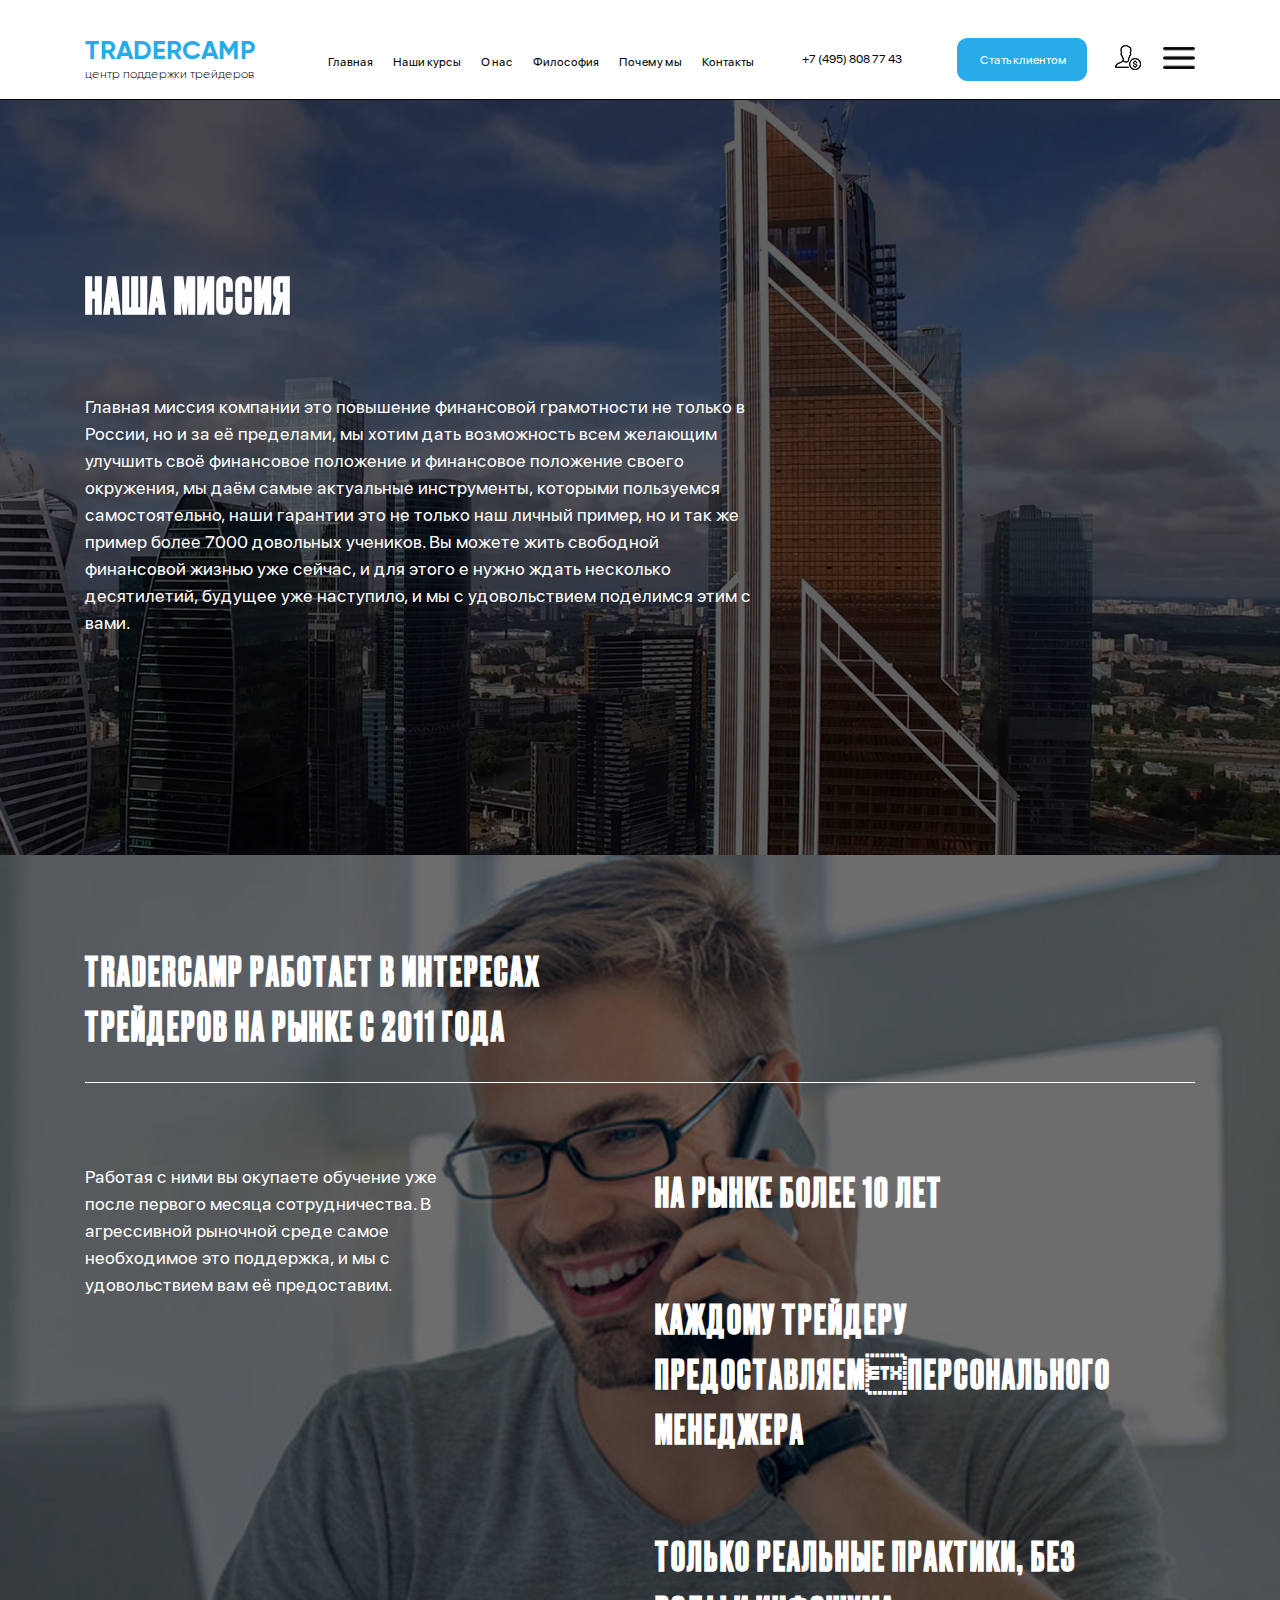
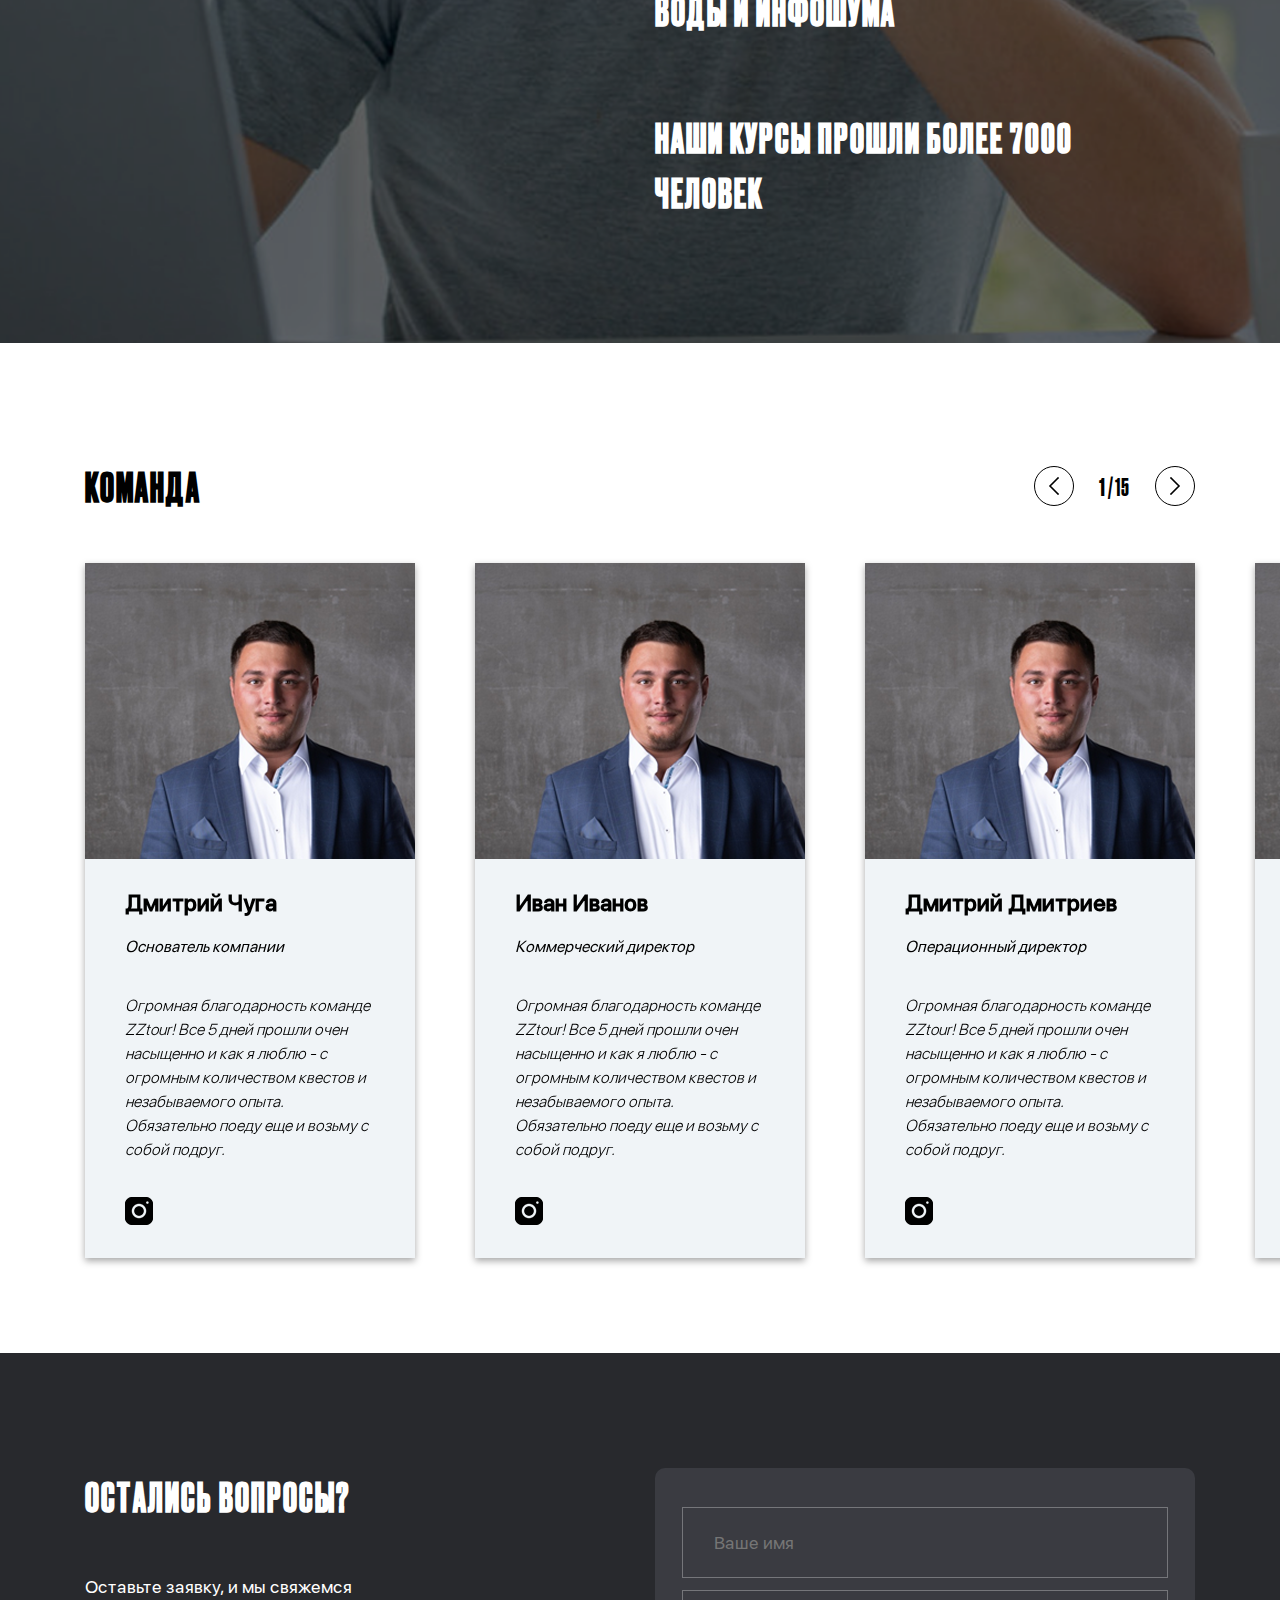
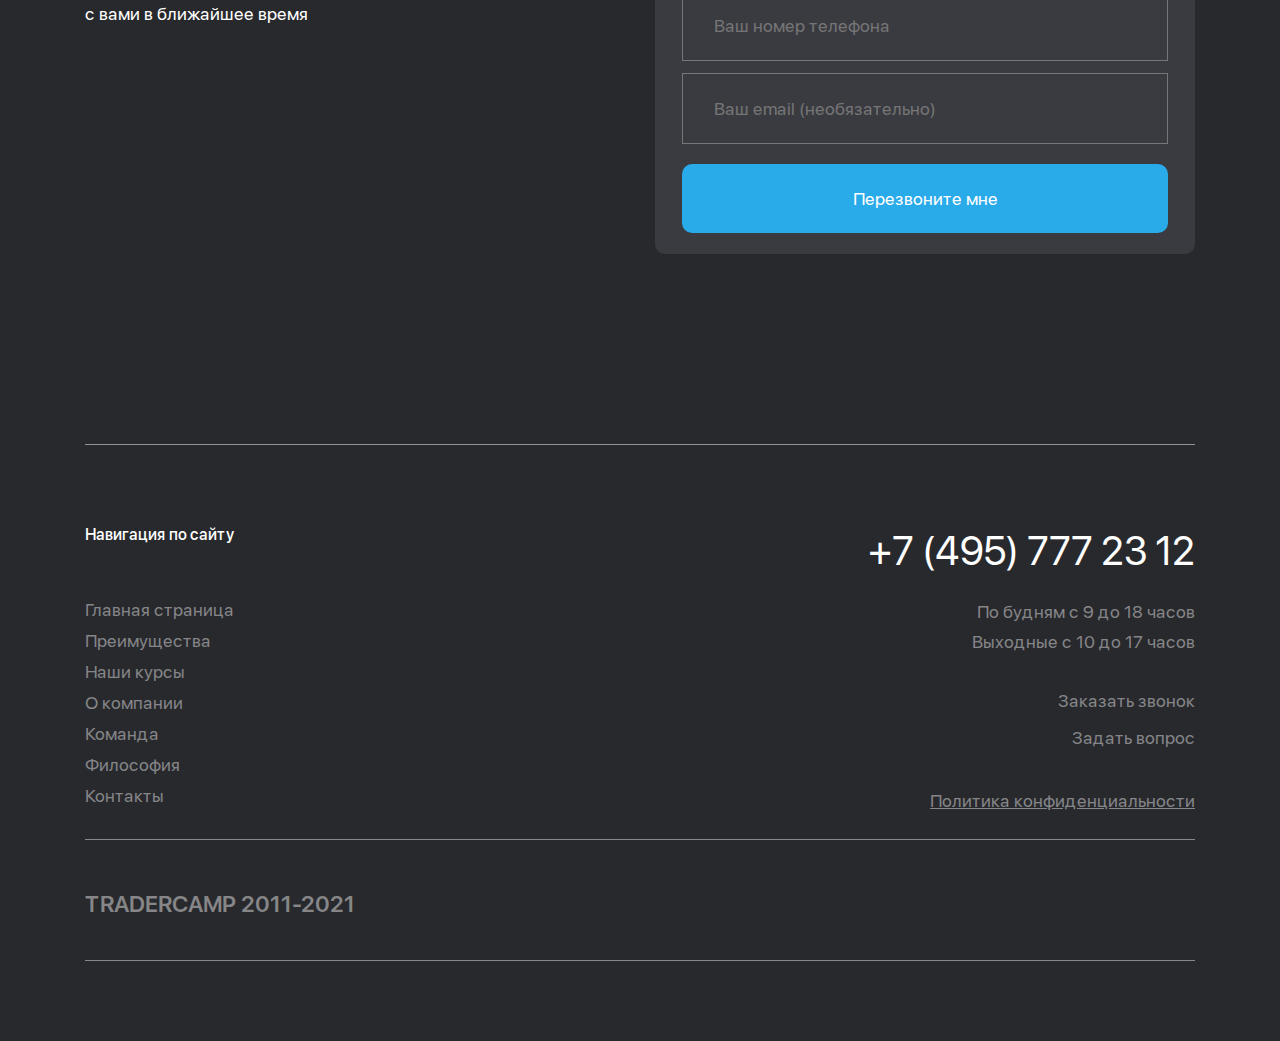
<file: mission.html>
<!DOCTYPE html>
<html lang="en">

<head>
	<meta charset="UTF-8">
	<meta name="viewport" content="width=device-width, initial-scale=1.0">
	<meta http-equiv="X-UA-Compatible" content="ie=edge">
	<title>Наша миссия</title>
	<link rel="icon" href="images/favicon.ico">
	<link rel="apple-touch-icon" sizes="180x180" href="images/favicon.ico">
	<link rel="stylesheet" href="css/bootstrap-grid.css">
	<link rel="stylesheet" href="css/style.css">
	<link rel="stylesheet" href="css/swiper-bundle.min.css" />
	<link rel="stylesheet" href="css/jquery.fancybox.min.css" />
</head>

<body>

	<header class="header">
		<div class="header-nav">
			<div class="container">
				<div class="header-nav__left">
					<a href="#/" class="logo-block">
						<h5 class="logo-block__title">tradercamp</h5>
						<p class="logo-block__text">центр поддержки трейдеров</p>
					</a>
					<ul class="header-nav__firstmenu">
						<li><a href="#">Главная</a></li>
						<li><a href="index.html#course">Наши курсы</a></li>
						<li><a href="index.html#about">О нас</a></li>
						<li><a href="index.html#philosoph">Философия</a></li>
						<li><a href="index.html#why">Почему мы</a></li>
						<li><a href="index.html#contact">Контакты</a></li>
					</ul>
				</div>
				<div class="header-nav__right">
					<a href="tel: +74958087743" class="tel">+7 (495) 808 77 43</a>
					<a class="button__action" data-fancybox data-src="#modal-form" href="javascript:;">Стать
						клиентом</a>
					<a href="#/" class="lk"><img src="images/cabinet.png" alt=""></a>
					<a href="#/" class="menu__bar"><img src="images/menubar.png" alt=""></a>
				</div>
				<ul class="header-nav__secondmenu">
					<li class="menu__close">
						закрыть меню
						<img src="images/close.png" alt="">
					</li>
					<li><a class="header-nav__menulink" href="index.html">Главная страница</a></li>
					<li><a class="header-nav__menulink" href="about.html">О компании</a></li>
					<li><a class="header-nav__menulink" href="courses.html">Все курсы</a></li>
					<li><a class="header-nav__menulink" href="cabinet.html">Личный кабинет</a></li>
					<li><a class="header-nav__menulink" href="mission.html">Миссия</a></li>
					<li><a class="header-nav__menulink" href="contacts.html">Контакты</a></li>
					<a href="tel: +74958087743" class="header-nav__menulink tel">+7 (495) 808 77 43</a>
					<a class="button__action" data-fancybox data-src="#modal-form" href="javascript:;">Стать
						клиентом</a>
					<a href="#/" class="header-nav__menulink lk"><img src="images/cabinet.png" alt=""></a>
					<div class="header-nav__secondmenu-social">
						<a target="_blank" href="https://facebook.com">
							<img src="images/facebookblack.png" alt="">
						</a>
						<a target="_blank" href="https://instagram.com">
							<img src="images/instagramblack.png" alt="">
						</a>
						<a target="_blank" href="https://vk.com">
							<img src="images/vkontakteblack.png" alt="">
						</a>
					</div>
				</ul>

			</div>
		</div>
		<div class="header-content">
			<div class="header-effect">
				<img class="swiper-slide__img" src="images/headerbg.png" alt="">
				<div class="container">
					<h1 class="swiper-slide__title">Наша миссия
					</h1>
					<p class="swiper-slide__text">Главная миссия компании это повышение финансовой грамотности
						не только в России, но и за её пределами, мы хотим дать возможность
						всем желающим улучшить своё финансовое положение и финансовое
						положение своего окружения, мы даём самые актуальные инструменты,
						которыми пользуемся самостоятельно, наши гарантии это не только наш
						личный пример, но и так же пример более 7000 довольных учеников.
						Вы можете жить свободной финансовой жизнью уже сейчас, и для этого
						е нужно ждать несколько десятилетий, будущее уже наступило, и мы с
						удовольствием поделимся этим с вами.</p>
				</div>
			</div>
		</div>
	</header>


	<section id="philosoph" class="about">
		<div class="philosoph-effect">
			<div class="container">
				<div class="about-title__block">
					<h3 class="title">TRADERCAMP РАБОТАЕТ В ИНТЕРЕСАХ ТРЕЙДЕРОВ
						НА РЫНКЕ С 2011 ГОДА</h3>
				</div>
				<div class="about-content row">
					<div class="col-lg-6 col-md-12">
						<p class="about-content__text">
							Работая с ними вы окупаете обучение уже после
							первого месяца сотрудничества. В агрессивной
							рыночной среде самое необходимое
							это поддержка, и мы с удовольствием вам
							её предоставим.
						</p>
					</div>
					<div class="col-lg-6 col-md-12">
						<div class="about-content__titles">
							<h3 class="title">НА РЫНКЕ БОЛЕЕ 10 ЛЕТ</h3>
							<h3 class="title">КАЖДОМУ ТРЕЙДЕРУ ПРЕДОСТАВЛЯЕМПЕРСОНАЛЬНОГО МЕНЕДЖЕРА</h3>
							<h3 class="title">ТОЛЬКО РЕАЛЬНЫЕ ПРАКТИКИ,
								БЕЗ ВОДЫ И ИНФОШУМА</h3>
							<h3 class="title">НАШИ КУРСЫ ПРОШЛИ БОЛЕЕ
								7000 ЧЕЛОВЕК</h3>
						</div>
					</div>

				</div>
			</div>

		</div>
	</section>

	<section id="about" class="team">
		<div class="container">
			<div class="team-control">
				<h3 class="title">Команда</h3>
				<div class="team-slider__controlpanel">
					<div class="team-button-prev slide__btn">
						<img src="images/arrowleft.png" alt="">
					</div>
					<div class="team-pagination"></div>
					<div class="team-button-next slide__btn">
						<img src="images/arrowright.png" alt="">
					</div>
				</div>
			</div>

			<div class="swiper-container teamSwiper">
				<div class="swiper-wrapper">
					<div class="swiper-slide">
						<div class="team-item">
							<div class="team-img__block">
								<img src="images/team.png" alt="">
							</div>
							<div class="team-info">
								<h5 class="team-info__name">Дмитрий Чуга</h5>
								<p class="team-info__position">Основатель компании</p>
								<p class="team-info__text">Огромная благодарность команде ZZtour!
									Все 5 дней прошли очен насыщенно и как
									я люблю - с огромным количеством квестов
									и незабываемого опыта. Обязательно поеду
									еще и возьму с собой подруг.</p>
								<a target="_blank" href="https://instagram.com" class="team__soc">
									<img src="images/teaminstagram.png" alt="">
								</a>
							</div>
						</div>
					</div>
					<div class="swiper-slide">
						<div class="team-item">
							<div class="team-img__block">
								<img src="images/team.png" alt="">
							</div>
							<div class="team-info">
								<h5 class="team-info__name">Иван Иванов</h5>
								<p class="team-info__position">Коммерческий директор</p>
								<p class="team-info__text">Огромная благодарность команде ZZtour!
									Все 5 дней прошли очен насыщенно и как
									я люблю - с огромным количеством квестов
									и незабываемого опыта. Обязательно поеду
									еще и возьму с собой подруг.</p>
								<a target="_blank" href="https://instagram.com" class="team__soc">
									<img src="images/teaminstagram.png" alt="">
								</a>
							</div>
						</div>
					</div>
					<div class="swiper-slide">
						<div class="team-item">
							<div class="team-img__block">
								<img src="images/team.png" alt="">
							</div>
							<div class="team-info">
								<h5 class="team-info__name">Дмитрий Дмитриев</h5>
								<p class="team-info__position">Операционный директор</p>
								<p class="team-info__text">Огромная благодарность команде ZZtour!
									Все 5 дней прошли очен насыщенно и как
									я люблю - с огромным количеством квестов
									и незабываемого опыта. Обязательно поеду
									еще и возьму с собой подруг.</p>
								<a target="_blank" href="https://instagram.com" class="team__soc">
									<img src="images/teaminstagram.png" alt="">
								</a>
							</div>
						</div>
					</div>
					<div class="swiper-slide">
						<div class="team-item">
							<div class="team-img__block">
								<img src="images/team.png" alt="">
							</div>
							<div class="team-info">
								<h5 class="team-info__name">Артем Бурунов</h5>
								<p class="team-info__position">Эксперт</p>
								<p class="team-info__text">Огромная благодарность команде ZZtour!
									Все 5 дней прошли очен насыщенно и как
									я люблю - с огромным количеством квестов
									и незабываемого опыта. Обязательно поеду
									еще и возьму с собой подруг.</p>
								<a target="_blank" href="https://instagram.com" class="team__soc">
									<img src="images/teaminstagram.png" alt="">
								</a>
							</div>
						</div>
					</div>
					<div class="swiper-slide">
						<div class="team-item">
							<div class="team-img__block">
								<img src="images/team.png" alt="">
							</div>
							<div class="team-info">
								<h5 class="team-info__name">Дмитрий Чуга</h5>
								<p class="team-info__position">Основатель компании</p>
								<p class="team-info__text">Огромная благодарность команде ZZtour!
									Все 5 дней прошли очен насыщенно и как
									я люблю - с огромным количеством квестов
									и незабываемого опыта. Обязательно поеду
									еще и возьму с собой подруг.</p>
								<a target="_blank" href="https://instagram.com" class="team__soc">
									<img src="images/teaminstagram.png" alt="">
								</a>
							</div>
						</div>
					</div>
					<div class="swiper-slide">
						<div class="team-item">
							<div class="team-img__block">
								<img src="images/team.png" alt="">
							</div>
							<div class="team-info">
								<h5 class="team-info__name">Иван Иванов</h5>
								<p class="team-info__position">Коммерческий директор</p>
								<p class="team-info__text">Огромная благодарность команде ZZtour!
									Все 5 дней прошли очен насыщенно и как
									я люблю - с огромным количеством квестов
									и незабываемого опыта. Обязательно поеду
									еще и возьму с собой подруг.</p>
								<a target="_blank" href="https://instagram.com" class="team__soc">
									<img src="images/teaminstagram.png" alt="">
								</a>
							</div>
						</div>
					</div>
					<div class="swiper-slide">
						<div class="team-item">
							<div class="team-img__block">
								<img src="images/team.png" alt="">
							</div>
							<div class="team-info">
								<h5 class="team-info__name">Дмитрий Дмитриев</h5>
								<p class="team-info__position">Операционный директор</p>
								<p class="team-info__text">Огромная благодарность команде ZZtour!
									Все 5 дней прошли очен насыщенно и как
									я люблю - с огромным количеством квестов
									и незабываемого опыта. Обязательно поеду
									еще и возьму с собой подруг.</p>
								<a target="_blank" href="https://instagram.com" class="team__soc">
									<img src="images/teaminstagram.png" alt="">
								</a>
							</div>
						</div>
					</div>
					<div class="swiper-slide">
						<div class="team-item">
							<div class="team-img__block">
								<img src="images/team.png" alt="">
							</div>
							<div class="team-info">
								<h5 class="team-info__name">Артем Бурунов</h5>
								<p class="team-info__position">Эксперт</p>
								<p class="team-info__text">Огромная благодарность команде ZZtour!
									Все 5 дней прошли очен насыщенно и как
									я люблю - с огромным количеством квестов
									и незабываемого опыта. Обязательно поеду
									еще и возьму с собой подруг.</p>
								<a target="_blank" href="https://instagram.com" class="team__soc">
									<img src="images/teaminstagram.png" alt="">
								</a>
							</div>
						</div>
					</div>
					<div class="swiper-slide">
						<div class="team-item">
							<div class="team-img__block">
								<img src="images/team.png" alt="">
							</div>
							<div class="team-info">
								<h5 class="team-info__name">Дмитрий Чуга</h5>
								<p class="team-info__position">Основатель компании</p>
								<p class="team-info__text">Огромная благодарность команде ZZtour!
									Все 5 дней прошли очен насыщенно и как
									я люблю - с огромным количеством квестов
									и незабываемого опыта. Обязательно поеду
									еще и возьму с собой подруг.</p>
								<a target="_blank" href="https://instagram.com" class="team__soc">
									<img src="images/teaminstagram.png" alt="">
								</a>
							</div>
						</div>
					</div>
					<div class="swiper-slide">
						<div class="team-item">
							<div class="team-img__block">
								<img src="images/team.png" alt="">
							</div>
							<div class="team-info">
								<h5 class="team-info__name">Иван Иванов</h5>
								<p class="team-info__position">Коммерческий директор</p>
								<p class="team-info__text">Огромная благодарность команде ZZtour!
									Все 5 дней прошли очен насыщенно и как
									я люблю - с огромным количеством квестов
									и незабываемого опыта. Обязательно поеду
									еще и возьму с собой подруг.</p>
								<a target="_blank" href="https://instagram.com" class="team__soc">
									<img src="images/teaminstagram.png" alt="">
								</a>
							</div>
						</div>
					</div>
					<div class="swiper-slide">
						<div class="team-item">
							<div class="team-img__block">
								<img src="images/team.png" alt="">
							</div>
							<div class="team-info">
								<h5 class="team-info__name">Дмитрий Дмитриев</h5>
								<p class="team-info__position">Операционный директор</p>
								<p class="team-info__text">Огромная благодарность команде ZZtour!
									Все 5 дней прошли очен насыщенно и как
									я люблю - с огромным количеством квестов
									и незабываемого опыта. Обязательно поеду
									еще и возьму с собой подруг.</p>
								<a target="_blank" href="https://instagram.com" class="team__soc">
									<img src="images/teaminstagram.png" alt="">
								</a>
							</div>
						</div>
					</div>
					<div class="swiper-slide">
						<div class="team-item">
							<div class="team-img__block">
								<img src="images/team.png" alt="">
							</div>
							<div class="team-info">
								<h5 class="team-info__name">Артем Бурунов</h5>
								<p class="team-info__position">Эксперт</p>
								<p class="team-info__text">Огромная благодарность команде ZZtour!
									Все 5 дней прошли очен насыщенно и как
									я люблю - с огромным количеством квестов
									и незабываемого опыта. Обязательно поеду
									еще и возьму с собой подруг.</p>
								<a target="_blank" href="https://instagram.com" class="team__soc">
									<img src="images/teaminstagram.png" alt="">
								</a>
							</div>
						</div>
					</div>
					<div class="swiper-slide">
						<div class="team-item">
							<div class="team-img__block">
								<img src="images/team.png" alt="">
							</div>
							<div class="team-info">
								<h5 class="team-info__name">Дмитрий Чуга</h5>
								<p class="team-info__position">Основатель компании</p>
								<p class="team-info__text">Огромная благодарность команде ZZtour!
									Все 5 дней прошли очен насыщенно и как
									я люблю - с огромным количеством квестов
									и незабываемого опыта. Обязательно поеду
									еще и возьму с собой подруг.</p>
								<a target="_blank" href="https://instagram.com" class="team__soc">
									<img src="images/teaminstagram.png" alt="">
								</a>
							</div>
						</div>
					</div>
					<div class="swiper-slide">
						<div class="team-item">
							<div class="team-img__block">
								<img src="images/team.png" alt="">
							</div>
							<div class="team-info">
								<h5 class="team-info__name">Иван Иванов</h5>
								<p class="team-info__position">Коммерческий директор</p>
								<p class="team-info__text">Огромная благодарность команде ZZtour!
									Все 5 дней прошли очен насыщенно и как
									я люблю - с огромным количеством квестов
									и незабываемого опыта. Обязательно поеду
									еще и возьму с собой подруг.</p>
								<a target="_blank" href="https://instagram.com" class="team__soc">
									<img src="images/teaminstagram.png" alt="">
								</a>
							</div>
						</div>
					</div>
					<div class="swiper-slide">
						<div class="team-item">
							<div class="team-img__block">
								<img src="images/team.png" alt="">
							</div>
							<div class="team-info">
								<h5 class="team-info__name">Дмитрий Дмитриев</h5>
								<p class="team-info__position">Операционный директор</p>
								<p class="team-info__text">Огромная благодарность команде ZZtour!
									Все 5 дней прошли очен насыщенно и как
									я люблю - с огромным количеством квестов
									и незабываемого опыта. Обязательно поеду
									еще и возьму с собой подруг.</p>
								<a target="_blank" href="https://instagram.com" class="team__soc">
									<img src="images/teaminstagram.png" alt="">
								</a>
							</div>
						</div>
					</div>
					<div class="swiper-slide">
						<div class="team-item">
							<div class="team-img__block">
								<img src="images/team.png" alt="">
							</div>
							<div class="team-info">
								<h5 class="team-info__name">Дмитрий Чуга</h5>
								<p class="team-info__position">Основатель компании</p>
								<p class="team-info__text">Огромная благодарность команде ZZtour!
									Все 5 дней прошли очен насыщенно и как
									я люблю - с огромным количеством квестов
									и незабываемого опыта. Обязательно поеду
									еще и возьму с собой подруг.</p>
								<a target="_blank" href="https://instagram.com" class="team__soc">
									<img src="images/teaminstagram.png" alt="">
								</a>
							</div>
						</div>
					</div>
					<div class="swiper-slide">
						<div class="team-item">
							<div class="team-img__block">
								<img src="images/team.png" alt="">
							</div>
							<div class="team-info">
								<h5 class="team-info__name">Иван Иванов</h5>
								<p class="team-info__position">Коммерческий директор</p>
								<p class="team-info__text">Огромная благодарность команде ZZtour!
									Все 5 дней прошли очен насыщенно и как
									я люблю - с огромным количеством квестов
									и незабываемого опыта. Обязательно поеду
									еще и возьму с собой подруг.</p>
								<a target="_blank" href="https://instagram.com" class="team__soc">
									<img src="images/teaminstagram.png" alt="">
								</a>
							</div>
						</div>
					</div>
				</div>
			</div>
		</div>
	</section>

	<section id="contact" class="contact">
		<div class="container">
			<div class="row">
				<div class="col-lg-6 col-md-6 col-sm-12">
					<h3 class="title">остались вопросы?</h3>
					<p class="contact__slogan">Оставьте заявку, и мы свяжемся с вами
						в ближайшее время</p>
				</div>
				<div class="col-lg-6 col-md-6 col-sm-12">
					<form id="simpleForm" class="form" method="post">
						<input type="text" name="name" placeholder="Ваше имя" required>
						<input type="tel" name="tel" placeholder="Ваш номер телефона" required>
						<input type="email" name="email" placeholder="Ваш email (необязательно)">
						<input type="submit" value="Перезвоните мне" class="button__action">
					</form>
				</div>
			</div>
		</div>
	</section>

	<footer class="footer" id="footer">
		<div class="container">
			<div class="footer-top">
				<div class="row justify-content-between">
					<div class="footer-col">
						<div class="footer__menu">
							<div class="footer__menu-title">
								Навигация по сайту
							</div>
							<div class="footer__menu">
								<ul>
									<li>
										<a href="index.html">Главная страница</a>
									</li>
									<li>
										<a href="index.html#why">Преимущества</a>
									</li>
									<li>
										<a href="index.html#course">Наши курсы</a>
									</li>
									<li>
										<a href="index.html#about">О компании</a>
									</li>
									<li>
										<a href="index.html#about">Команда</a>
									</li>
									<li>
										<a href="index.html#philosoph">Философия</a>
									</li>
									<li>
										<a href="index.html#contact">Контакты</a>
									</li>
								</ul>
							</div>
						</div>
					</div>
					<div class="footer-col">
						<div class="footer_contact">
							<a href="tel:+74957772312" class="footer-tel">+7 (495) 777 23 12</a>
							<div class="footer_contact-txt">
								По будням с 9 до 18 часов<br>
								Выходные с 10 до 17 часов
								<ul>
									<li>
										<a class="callme" data-fancybox data-src="#modal-form"
											href="javascript:;">Заказать
											звонок</a>
									</li>
									<li>
										<a class="callme" data-fancybox data-src="#question-form"
											href="javascript:;">Задать
											вопрос</a>
									</li>
								</ul>
								<a class="polytics" data-fancybox data-src="#pop_polytic" href="javascript:;">Политика
									конфиденциальности</a>
							</div>
						</div>
					</div>
				</div>
			</div>
			<div class="footer-middle">
				<p>TRADERCAMP 2011-2021</p>
			</div>
		</div>
	</footer>

	<div class="modalForm" id="modal-form" style="display: none;">
		<div class="popup_window__content">
			<h3 class="title">
				Оставьте заявку
			</h3>
			<p>Мы перезвоним Вам в течении 15 минут</p>
			<form id="formCall" class="form" method="post" name="formCall">
				<div class="pop_input">
					<input autocomplete="off" class="name" name="name" placeholder="Ваше имя" required>
				</div>
				<div class="pop_input">
					<input autocomplete="off" class="phone" name="phone" placeholder="Ваш номер телефона" required>
				</div>
				<div class="pop_bottom">
					<input class="button__action" name="submit" type="submit" value="Перезвоните мне">
				</div>
			</form>
		</div>
	</div>

	<div class="thanks_window" id="thanks" style="display: none;">
		<div class="popup_window__content">
			<h3 class="title">
				Благодарим за доверие!
			</h3>
			<p>Мы свяжемся с Вами в течении 15 минут</p>
			<a href="#/" class="close_thanks">вернуться на сайт</a>
		</div>
	</div>

	<div class="questionForm" id="question-form" style="display: none;">
		<div class="popup_window__content">
			<h3 class="title">
				Задайте вопрос
			</h3>
			<p>Мы ответим в течении 15 минут</p>
			<form id="formQuestion" class="form" method="post" name="formQuestion">
				<div class="pop_input">
					<input autocomplete="off" class="name" name="name" placeholder="Ваше имя" required>
				</div>
				<div class="pop_input">
					<input autocomplete="off" class="phone" name="phone" placeholder="Ваш номер телефона" required>
				</div>
				<div class="pop_input">
					<textarea autocomplete="off" class="phone" name="question" placeholder="Вопрос" required></textarea>
				</div>
				<div class="pop_bottom">
					<input class="button__action" name="submit" type="submit" value="Отправить">
				</div>
			</form>
		</div>
	</div>

	<div class="polytics" id="pop_polytic" style="display: none;">
		<div class="popup_window__content">
			<div class="polytic_txt">
				<span>
					Политика в отношении обработки персональных данных
				</span>
				<br>
				<p>1. Общие положения</p><br>
				<p>Настоящая политика обработки персональных данных составлена в соответствии с требованиями
					Федерального
					закона от 27.07.2006. №152-ФЗ «О персональных данных» и определяет порядок обработки персональных
					данных
					и меры по обеспечению безопасности персональных данных, предпринимаемые ИП Хисматуллин А.Я. (далее –
					Оператор).1.1. Оператор ставит своей важнейшей целью и условием осуществления своей деятельности
					соблюдение прав и свобод человека и гражданина при обработке его персональных данных, в том числе
					защиты
					прав на неприкосновенность частной жизни, личную и семейную тайну.1.2. Настоящая политика Оператора
					в
					отношении обработки персональных данных (далее – Политика) применяется ко всей информации, которую
					Оператор может получить о посетителях веб-сайта <a target="blank"
						href="http://xn--d1amfhby1f.xn--p1ai/">http://xn--d1amfhby1f.xn--p1ai/</a>. </p>
				<br>
				<p>2. Основные понятия, используемые в Политике</p><br>
				<p>2.1. Автоматизированная обработка персональных данных – обработка персональных данных с помощью
					средств
					вычислительной техники;2.2. Блокирование персональных данных – временное прекращение обработки
					персональных данных (за исключением случаев, если обработка необходима для уточнения персональных
					данных);2.3. Веб-сайт – совокупность графических и информационных материалов, а также программ для
					ЭВМ и
					баз данных, обеспечивающих их доступность в сети интернет по сетевому адресу <a target="blank"
						href="http://xn--d1amfhby1f.xn--p1ai/">http://xn--d1amfhby1f.xn--p1ai/</a>;2.4. Информационная
					система персональных данных — совокупность содержащихся в базах данных персональных данных, и
					обеспечивающих их обработку информационных технологий и технических средств;2.5. Обезличивание
					персональных данных — действия, в результате которых невозможно определить без использования
					дополнительной информации принадлежность персональных данных конкретному Пользователю или иному
					субъекту
					персональных данных;2.6. Обработка персональных данных – любое действие (операция) или совокупность
					действий (операций), совершаемых с использованием средств автоматизации или без использования таких
					средств с персональными данными, включая сбор, запись, систематизацию, накопление, хранение,
					уточнение
					(обновление, изменение), извлечение, использование, передачу (распространение, предоставление,
					доступ),
					обезличивание, блокирование, удаление, уничтожение персональных данных;2.7. Оператор –
					государственный
					орган, муниципальный орган, юридическое или физическое лицо, самостоятельно или совместно с другими
					лицами организующие и (или) осуществляющие обработку персональных данных, а также определяющие цели
					обработки персональных данных, состав персональных данных, подлежащих обработке, действия
					(операции),
					совершаемые с персональными данными;2.8. Персональные данные – любая информация, относящаяся прямо
					или
					косвенно к определенному или определяемому Пользователю веб-сайта <a target="blank"
						href="http://xn--d1amfhby1f.xn--p1ai/">http://xn--d1amfhby1f.xn--p1ai/</a>;2.9. Пользователь –
					любой
					посетитель веб-сайта <a target="blank"
						href="http://xn--d1amfhby1f.xn--p1ai/">http://xn--d1amfhby1f.xn--p1ai/</a>;2.10.
					Предоставление персональных данных – действия, направленные на раскрытие персональных данных
					определенному лицу или определенному кругу лиц;2.11. Распространение персональных данных – любые
					действия, направленные на раскрытие персональных данных неопределенному кругу лиц (передача
					персональных
					данных) или на ознакомление с персональными данными неограниченного круга лиц, в том числе
					обнародование
					персональных данных в средствах массовой информации, размещение в информационно-телекоммуникационных
					сетях или предоставление доступа к персональным данным каким-либо иным способом;2.12. Трансграничная
					передача персональных данных – передача персональных данных на территорию иностранного государства
					органу власти иностранного государства, иностранному физическому или иностранному юридическому
					лицу;2.13. Уничтожение персональных данных – любые действия, в результате которых персональные
					данные
					уничтожаются безвозвратно с невозможностью дальнейшего восстановления содержания персональных данных
					в
					информационной системе персональных данных и (или) уничтожаются материальные носители персональных
					данных. </p>
				<br>
				<p>3. Оператор может обрабатывать следующие персональные данные Пользователя</p>
				<p>3.1. Фамилия, имя, отчество;</p>
				<br>
				<p>3.2. Электронный адрес;</p>
				<br>
				<p>3.3. Номера телефонов;</p>
				<br>
				<p>3.4. Также на сайте происходит сбор и обработка обезличенных данных о посетителях (в т.ч. файлов
					«cookie») с помощью сервисов интернет-статистики (Яндекс Метрика и Гугл Аналитика и других).3.5.
					Вышеперечисленные данные далее по тексту Политики объединены общим понятием Персональные данные.</p>
				<br>
				<p>4. Цели обработки персональных данных</p><br>
				<p>4.1. Цель обработки персональных данных Пользователя — информирование Пользователя посредством
					отправки
					электронных писем; заключение, исполнение и прекращение гражданско-правовых договоров.4.2. Также
					Оператор имеет право направлять Пользователю уведомления о новых продуктах и услугах, специальных
					предложениях и различных событиях. Пользователь всегда может отказаться от получения информационных
					сообщений, направив Оператору письмо на адрес электронной почты chel.domotek@mail.ru с пометкой
					«Отказ
					от уведомлений о новых продуктах и услугах и специальных предложениях».4.3. Обезличенные данные
					Пользователей, собираемые с помощью сервисов интернет-статистики, служат для сбора информации о
					действиях Пользователей на сайте, улучшения качества сайта и его содержания. </p>
				<br>
				<p>5. Правовые основания обработки персональных данных</p><br>
				<p>5.1. Оператор обрабатывает персональные данные Пользователя только в случае их заполнения и/или
					отправки
					Пользователем самостоятельно через специальные формы, расположенные на сайте
					http://xn--d1amfhby1f.xn--p1ai/. Заполняя соответствующие формы и/или отправляя свои персональные
					данные
					Оператору, Пользователь выражает свое согласие с данной Политикой.5.2. Оператор обрабатывает
					обезличенные данные о Пользователе в случае, если это разрешено в настройках браузера Пользователя
					(включено сохранение файлов «cookie» и использование технологии JavaScript). </p>
				<br>
				<p>6. Порядок сбора, хранения, передачи и других видов обработки персональных данных
				</p><br>
				<p>Безопасность персональных данных, которые обрабатываются Оператором, обеспечивается путем реализации
					правовых, организационных и технических мер, необходимых для выполнения в полном объеме требований
					действующего законодательства в области защиты персональных данных.6.1. Оператор обеспечивает
					сохранность персональных данных и принимает все возможные меры, исключающие доступ к персональным
					данным
					неуполномоченных лиц.6.2. Персональные данные Пользователя никогда, ни при каких условиях не будут
					переданы третьим лицам, за исключением случаев, связанных с исполнением действующего
					законодательства.6.3. В случае выявления неточностей в персональных данных, Пользователь может
					актуализировать их самостоятельно, путем направления Оператору уведомление на адрес электронной
					почты
					Оператора chel.domotek@mail.ru с пометкой «Актуализация персональных данных».6.4. Срок обработки
					персональных данных является неограниченным. Пользователь может в любой момент отозвать свое
					согласие на
					обработку персональных данных, направив Оператору уведомление посредством электронной почты на
					электронный адрес Оператора chel.domotek@mail.ru с пометкой «Отзыв согласия на обработку
					персональных
					данных». </p>
				<br>
				<p>7. Трансграничная передача персональных данных</p><br>
				<p>7.1. Оператор до начала осуществления трансграничной передачи персональных данных обязан убедиться в
					том,
					что иностранным государством, на территорию которого предполагается осуществлять передачу
					персональных
					данных, обеспечивается надежная защита прав субъектов персональных данных.7.2. Трансграничная
					передача
					персональных данных на территории иностранных государств, не отвечающих вышеуказанным требованиям,
					может
					осуществляться только в случае наличия согласия в письменной форме субъекта персональных данных на
					трансграничную передачу его персональных данных и/или исполнения договора, стороной которого
					является
					субъект персональных данных. </p>
				<br>
				<p>8. Заключительные положения</p><br>
				<p>8.1. Пользователь может получить любые разъяснения по интересующим вопросам, касающимся обработки его
					персональных данных, обратившись к Оператору с помощью электронной почты chel.domotek@mail.ru.8.2. В
					данном документе будут отражены любые изменения политики обработки персональных данных Оператором.
					Политика действует бессрочно до замены ее новой версией.8.3. Актуальная версия Политики в свободном
					доступе расположена в сети Интернет по адресу <a target="blank"
						href="http://xn--d1amfhby1f.xn--p1ai/privacy">http://xn--d1amfhby1f.xn--p1ai/privacy</a>.</p>
			</div>
		</div>
	</div>

	<script src="js/jquery.js"></script>
	<script src="js/ajax.js"></script>
	<script src="js/swiper-bundle.min.js"></script>
	<script src="js/main.js"></script>
	<script src="js/jquery.fancybox.min.js"></script>
</body>

</html>
</file>
<file: css/style.css>
* {
  margin: 0;
  padding: 0;
  list-style: none;
  text-decoration: none;
  outline-style: none;
  font-family: "DrukCyr-Medium";
}

@font-face {
  font-family: "SFProDisplay-Black";
  src: url("../fonts/SFProDisplay/SFProDisplay-Black.ttf");
}

@font-face {
  font-family: "SFProDisplay-Bold";
  src: url("../fonts/SFProDisplay/SFProDisplay-Bold.ttf");
}

@font-face {
  font-family: "SFProDisplay-Heavy";
  src: url("../fonts/SFProDisplay/SFProDisplay-Heavy.ttf");
}

@font-face {
  font-family: "SFProDisplay-Light";
  src: url("../fonts/SFProDisplay/SFProDisplay-Light.ttf");
}

@font-face {
  font-family: "SFProDisplay-Regular";
  src: url("../fonts/SFProDisplay/SFProDisplay-Regular.ttf");
}

@font-face {
  font-family: "SFProDisplay-Medium";
  src: url("../fonts/SFProDisplay/SFProDisplay-Medium.ttf");
}

@font-face {
  font-family: "SFProDisplay-SemiBold";
  src: url("../fonts/SFProDisplay/SFProDisplay-Semibold.ttf");
}

@font-face {
  font-family: "SFProDisplay-Thin";
  src: url("../fonts/SFProDisplay/SFProDisplay-Thin.ttf");
}

@font-face {
  font-family: "SFProDisplay-Ultralight";
  src: url("../fonts/SFProDisplay/SFProDisplay-Ultralight.ttf");
}

@font-face {
  font-family: "DrukCyr-Bold";
  src: url("../fonts/DrukCyr/DrukCyr-Bold.ttf");
}

@font-face {
  font-family: "DrukCyr-Heavy";
  src: url("../fonts/DrukCyr/DrukCyr-Heavy.ttf");
}

@font-face {
  font-family: "DrukCyr-Medium";
  src: url("../fonts/DrukCyr/DrukCyr-Medium.ttf");
}

@font-face {
  font-family: "DrukCyr-Super";
  src: url("../fonts/DrukCyr/DrukCyr-Super.ttf");
}

@font-face {
  font-family: "Gilroy-Black";
  src: url("../fonts/Gilroy/Gilroy-Black.ttf");
}

@font-face {
  font-family: "Gilroy-Bold";
  src: url("../fonts/Gilroy/Gilroy-Bold.ttf");
}

@font-face {
  font-family: "Gilroy-Extrabold";
  src: url("../fonts/Gilroy/Gilroy-Extrabold.ttf");
}

@font-face {
  font-family: "Gilroy-Heavy";
  src: url("../fonts/Gilroy/Gilroy-Heavy.ttf");
}

@font-face {
  font-family: "Gilroy-Light";
  src: url("../fonts/Gilroy/Gilroy-Light.ttf");
}

@font-face {
  font-family: "Gilroy-Medium";
  src: url("../fonts/Gilroy/Gilroy-Medium.ttf");
}

@font-face {
  font-family: "Gilroy-Regular";
  src: url("../fonts/Gilroy/Gilroy-Regular.ttf");
}

@font-face {
  font-family: "Gilroy-Semibold";
  src: url("../fonts/Gilroy/Gilroy-Semibold.ttf");
}

@font-face {
  font-family: "Gilroy-Thin";
  src: url("../fonts/Gilroy/Gilroy-Thin.ttf");
}

@font-face {
  font-family: "Gilroy-UltraLight";
  src: url("../fonts/Gilroy/Gilroy-UltraLight.ttf");
}

.header .container {
  position: relative;
}

.header-nav .container {
  display: -webkit-box;
  display: -ms-flexbox;
  display: flex;
  -webkit-box-pack: justify;
  -ms-flex-pack: justify;
  justify-content: space-between;
  -webkit-box-align: center;
  -ms-flex-align: center;
  align-items: center;
  padding: 36px 15px 17px;
}

.header-effect {
  -webkit-transition: 0.5s;
  -o-transition: 0.5s;
  transition: 0.5s;
  padding: 167px 0;
  position: relative;
}

.header-effect.active {
  background: #00000083;
}

.header .swiper-slide__img {
  position: absolute;
  width: 100%;
  height: 101%;
  top: 0;
  left: 0;
  z-index: -1;
  -o-object-fit: cover;
  object-fit: cover;
  filter: brightness(0.7);
}

.header .swiper-slide__title {
  font-size: 50px;
  font-family: "DrukCyr-Medium";
  color: white;
  text-transform: uppercase;
  line-height: 1.1;
  letter-spacing: 2px;
  width: 667px;
}

.header .swiper-slide__text {
  font-size: 18px;
  font-family: "SFProDisplay-Regular";
  color: white;
  line-height: 1.5;
  margin: 72px 0 52px 0;
  width: 667px;
}

.header .header-content__button {
  padding: 23px 43px 24px 46px;
  border: 2px solid #ffffff;
  border-radius: 10px;
  font-size: 18px;
  font-family: "SFProDisplay-Regular";
  color: #ffffff;
  -webkit-transition: 0.5s;
  -o-transition: 0.5s;
  transition: 0.5s;
  display: inline-block;
  text-align: center;
}

.header .header-content__button:hover {
  background: #29aae9;
  border: 2px solid #29aae9;
}

.slide__btn {
  display: -webkit-box;
  display: -ms-flexbox;
  display: flex;
  -webkit-box-pack: center;
  -ms-flex-pack: center;
  justify-content: center;
  -webkit-box-align: center;
  -ms-flex-align: center;
  align-items: center;
  width: 40px;
  height: 40px;
  border: 1px solid #ffffff;
  border-radius: 50%;
  cursor: pointer;
  -webkit-transition: 0.5s;
  -o-transition: 0.5s;
  transition: 0.5s;
}

.slide__btn:hover {
  background: #ffffff;
}

.slide__btn:hover img {
  -webkit-filter: invert(100);
  filter: invert(100);
}

.swiper-pagination-fraction {
  width: auto !important;
  margin: 0 25px;
  color: #a8a8a8;
  font-size: 24px;
}

.swiper-pagination-current {
  color: #ffffff;
  font-family: "DrukCyr-Bold";
}

.header-nav {
  transition: .5s;
}

.header-nav.fixed {
  position: fixed;
  top: 0;
  left: 0;
  width: 100%;
  z-index: 999;
  background: #ffffff;
  box-shadow: 6px -5px 23px #000000;
}

.header-nav__left {
  display: -webkit-box;
  display: -ms-flexbox;
  display: flex;
  -webkit-box-align: center;
  -ms-flex-align: center;
  align-items: center;
}

.header-nav__firstmenu {
  display: -webkit-box;
  display: -ms-flexbox;
  display: flex;
  -webkit-box-align: center;
  -ms-flex-align: center;
  align-items: center;
  margin-left: 72px;
}

.header-nav__firstmenu li {
  margin-right: 20px;
}

.header-nav__firstmenu a {
  font-size: 12px;
  font-family: "SFProDisplay-Regular";
  color: black;
  -webkit-transition: 0.5s;
  -o-transition: 0.5s;
  transition: 0.5s;
}

.header-nav__firstmenu a:hover {
  color: #29aae9;
}

.header-nav__right {
  display: -webkit-box;
  display: -ms-flexbox;
  display: flex;
  -webkit-box-align: center;
  -ms-flex-align: center;
  align-items: center;
}

.header-nav__right .tel {
  font-size: 12px;
  font-family: "SFProDisplay-Regular";
  color: black;
  margin-right: 55px;
}

.header-nav__right .lk {
  margin: 0 22px 0 28px;
}

.header-nav__menulink {
  display: block;
  text-align: center;
  width: 100%;
  font-size: 23px;
  font-family: "DrukCyr-Medium";
  color: white;
  padding: 17px 0;
  -webkit-transition: 0.5s;
  -o-transition: 0.5s;
  transition: 0.5s;
}

.header-nav__menulink:hover {
  background: #ffffff;
  color: #28282d;
}

.header-nav__secondmenu {
  display: none;
  position: absolute;
  top: 0;
  right: 0;
  padding-bottom: 46px;
  background: #28282d;
  width: 233px;
  z-index: 999;
  overflow: auto;
}

.header-nav__secondmenu .tel,
.header-nav__secondmenu .button__action,
.header-nav__secondmenu .lk {
  display: none;
}

.header-nav__secondmenu .lk img {
  -webkit-filter: invert(100);
  filter: invert(100);
}

.header-nav__secondmenu .menu__close {
  font-size: 14px;
  font-family: "DrukCyr-Medium";
  color: white;
  cursor: pointer;
  text-align: center;
  position: relative;
  width: 100%;
  padding: 37px 0;
  -webkit-transition: 0.5s;
  -o-transition: 0.5s;
  transition: 0.5s;
}

.header-nav__secondmenu .menu__close img {
  position: absolute;
  right: 0;
  top: 35%;
}

.header-nav__secondmenu .menu__close:hover {
  background: #ffffff;
  color: #28282d;
}

.header-nav__secondmenu .menu__close:hover img {
  -webkit-filter: invert(100);
  filter: invert(100);
}

.header-nav__secondmenu-social {
  display: -webkit-box;
  display: -ms-flexbox;
  display: flex;
  margin-top: 195px;
  -webkit-box-pack: center;
  -ms-flex-pack: center;
  justify-content: center;
  -webkit-box-align: center;
  -ms-flex-align: center;
  align-items: center;
}

.header-nav__secondmenu-social a {
  display: -webkit-box;
  display: -ms-flexbox;
  display: flex;
  -webkit-box-pack: center;
  -ms-flex-pack: center;
  justify-content: center;
  -webkit-box-align: center;
  -ms-flex-align: center;
  align-items: center;
  margin: 0 2px;
  border-radius: 50%;
  background: #ffffff;
  height: 31px;
  width: 31px;
  -webkit-transition: 0.5s;
  -o-transition: 0.5s;
  transition: 0.5s;
}

.header-nav__secondmenu-social a:hover {
  background: #000000;
}

.header-nav__secondmenu-social a:hover img {
  -webkit-filter: invert(100);
  filter: invert(100);
}

.logo-block__title {
  font-size: 26px;
  font-family: "Gilroy-Bold";
  color: #29aae9;
  text-transform: uppercase;
}

.logo-block__text {
  font-size: 12px;
  font-family: "Gilroy-Light";
  color: #000000;
}

/*-----------------Global Styles------------------*/

::-moz-selection {
  background: #29aae9;
  color: #ffffff;
}

::selection {
  background: #29aae9;
  color: #ffffff;
}

::-webkit-scrollbar {
  width: 5px;
  height: 5px;
  cursor: pointer;
}

::-webkit-scrollbar-track {
  -webkit-box-shadow: inset 0 0 5px #000000;
  box-shadow: inset 0 0 5px #000000;
  border-radius: 10px;
}

::-webkit-scrollbar-thumb {
  background: #29aae9;
  border-radius: 10px;
}

input[type="text"] {
  -webkit-appearance: none !important;
  -webkit-box-shadow: none !important;
  box-shadow: none !important;
}

input[type="submit"] {
  -webkit-appearance: none !important;
}

input:focus::-webkit-input-placeholder {
  opacity: 0.1;
  -webkit-transition: opacity 0.5s ease;
  transition: opacity 0.5s ease;
}

input:focus::-moz-placeholder {
  opacity: 0.1;
  -moz-transition: opacity 0.5s ease;
  transition: opacity 0.5s ease;
}

input:focus:-moz-placeholder {
  opacity: 0.1;
  -moz-transition: opacity 0.5s ease;
  transition: opacity 0.5s ease;
}

input:focus:-ms-textarea-placeholder {
  opacity: 0.1;
  -ms-transition: opacity 0.5s ease;
  transition: opacity 0.5s ease;
}

.form__item input {
  padding: 0px 30px;
  background-color: #fcfdfd;
  width: 100%;
  height: 50px;
  border: none;
  font-size: 18px;
  font-family: "SFProDisplay-Light";
  color: rgba(0, 0, 0, 0.8);
}

.form__item input::-webkit-input-placeholder {
  color: #000;
}

.form__item input::-moz-placeholder {
  color: #000;
}

.form__item input:-ms-input-placeholder {
  color: #000;
}

.form__item input::-ms-input-placeholder {
  color: #000;
}

.form__item input::placeholder {
  color: #000;
}

.pop_bottom {
  display: -webkit-box;
  display: -ms-flexbox;
  display: flex;
  -webkit-box-align: center;
  -ms-flex-align: center;
  align-items: center;
}

.pop_bottom .popup-txt {
  opacity: 0.8;
  font-size: 14px;
  margin-left: 30px;
  font-family: "SFProDisplay-Light";
  color: rgba(0, 0, 0, 0.8);
}

.form__item {
  padding-bottom: 39px;
}

.select-hidden {
  display: none;
  visibility: hidden;
  padding-right: 10px;
}

.select {
  cursor: pointer;
  display: inline-block;
  position: relative;
  font-size: 18px;
  color: #000;
  font-weight: 300;
  width: 100%;
  height: 50px;
}

.select-styled {
  position: absolute;
  top: 0;
  right: 0;
  bottom: 0;
  display: -webkit-box;
  display: -ms-flexbox;
  display: flex;
  -webkit-box-align: center;
  -ms-flex-align: center;
  align-items: center;
  left: 0;
  background-color: #fcfdfd;
  padding: 0px 50px 0px 30px;
  -o-transition: all 0.2s ease-in;
  -webkit-transition: all 0.2s ease-in;
  transition: all 0.2s ease-in;
  font-size: 16px;
  font-family: "SFProDisplay-Light";
}

.select-styled.active:after {
  -webkit-transform: rotate(-180deg);
  -ms-transform: rotate(-180deg);
  transform: rotate(-180deg);
}

.select-styled.active {
  border-bottom-left-radius: 0px;
  border-bottom-right-radius: 0px;
}

.select-styled:after {
  content: "";
  width: 20px;
  height: 10px;
  background: url(../images/arrow.png) no-repeat center center/cover;
  position: absolute;
  top: 50%;
  right: 20px;
  margin-top: -5px;
}

.select-options {
  display: none;
  position: absolute;
  top: 100%;
  overflow: hidden;
  border-bottom-left-radius: 6px;
  border-bottom-right-radius: 6px;
  right: 0;
  left: 0;
  z-index: 999;
  margin: 0;
  padding: 0;
  list-style: none;
  -webkit-box-shadow: 0px 10px 25px rgba(0, 0, 0, 0.1);
  box-shadow: 0px 10px 25px rgba(0, 0, 0, 0.1);
  background-color: #fff;
}

.select-options li {
  margin: 0;
  padding: 9px 0;
  border-bottom: 1px solid #ececec;
  text-indent: 15px;
  -o-transition: all 0.15s ease-in;
  -webkit-transition: all 0.15s ease-in;
  transition: all 0.15s ease-in;
  font-size: 16px;
  font-family: "SFProDisplay-Light";
}

.select-options li:last-child {
  border-bottom: none;
}

.select-options li:hover {
  color: #fff;
  background: #29aae9;
}

.select-options li[rel="hide"] {
  display: none;
}

.select-options li:first-child {
  display: none !important;
}

.button__action {
  text-align: center;
  display: inline-block;
  border-radius: 10px;
  background-color: #29aae9;
  font-family: "SFProDisplay-Regular";
  font-size: 12px;
  color: white;
  -webkit-transition: 0.5s;
  -o-transition: 0.5s;
  transition: 0.5s;
  cursor: pointer;
  border: 1px solid #29aae9;
  padding: 14px 19px 13px 22px;
}

.button__action:hover {
  color: #29aae9;
  background: #ffffff;
}

.title {
  font-size: 40px;
  font-family: "DrukCyr-Medium";
  color: #000000;
  text-transform: uppercase;
  letter-spacing: 2px;
  line-height: 1.375;
  margin-bottom: 50px;
}

/*-----------------Global Styles------------------*/

.why {
  background: #f0f4f7;
  padding: 88px 0 150px 0;
}

.why-row__item {
  border-radius: 10px;
  background-color: #ffffff;
  height: 246px;
  padding: 30px;
}

.why-row__item-title {
  font-size: 18px;
  font-family: "SFProDisplay-Medium";
  color: black;
  margin-bottom: 25px;
}

.why-row__item-text {
  font-size: 14px;
  font-family: "SFProDisplay-Light";
  line-height: 1.643;
}

.course {
  padding: 85px 0 110px 0;
}

.course__mainlink {
  display: block;
  font-size: 40px;
  font-family: "DrukCyr-Medium";
  color: black;
  text-decoration: underline;
  text-transform: uppercase;
  text-align: end;
  -webkit-transition: 0.5s;
  -o-transition: 0.5s;
  transition: 0.5s;
}

.course__mainlink:hover {
  color: #29aae9;
}

.course .course__item {
  display: -webkit-box;
  display: -ms-flexbox;
  display: flex;
  margin-bottom: 55px;
  background-color: #f0f4f7;
  -webkit-box-shadow: 0px 3px 7px 0px rgba(0, 0, 0, 0.35);
  box-shadow: 0px 3px 7px 0px rgba(0, 0, 0, 0.35);
}

.course .course__item__img-block img {
  display: block;
}

.course .course__item__content {
  padding: 30px 50px;
  display: -webkit-box;
  display: -ms-flexbox;
  display: flex;
  -webkit-box-orient: vertical;
  -webkit-box-direction: normal;
  -ms-flex-direction: column;
  flex-direction: column;
  -webkit-box-pack: justify;
  -ms-flex-pack: justify;
  justify-content: space-between;
}

.course .course__item__content-marks {
  display: -webkit-box;
  display: -ms-flexbox;
  display: flex;
  -webkit-box-align: center;
  -ms-flex-align: center;
  align-items: center;
}

.course .course__item__content-mark__first {
  border-radius: 10px;
  background: #90f8df;
  padding: 14px 0 11px 0;
  font-size: 14px;
  font-family: "SFProDisplay-Regular";
  color: #145303;
  margin-right: 11px;
  text-align: center;
  width: 144px;
}

.course .course__item__content-mark__second {
  border-radius: 10px;
  background: #f6c5f5;
  padding: 14px 0 11px 0;
  font-size: 14px;
  font-family: "SFProDisplay-Regular";
  color: #7f1f7d;
  text-align: center;
  width: 144px;
}

.course .course__item__title {
  font-size: 24px;
  font-family: "SFProDisplay-Semibold";
  color: black;
  margin-bottom: 30px;
}

.course .course__item__text {
  font-size: 16px;
  font-family: "SFProDisplay-Light";
  line-height: 1.438;
}

.course .course__item__link {
  font-size: 18px;
  font-family: "SFProDisplay-Regular";
  color: black;
  text-decoration: underline;
  display: block;
}

.courses {
  padding: 110px 0 100px 0;
}

.courses .course__item {
  display: -webkit-box;
  display: -ms-flexbox;
  display: flex;
  margin-bottom: 30px;
  background-color: #f0f4f7;
  -webkit-box-shadow: 0px 3px 7px 0px rgba(0, 0, 0, 0.35);
  box-shadow: 0px 3px 7px 0px rgba(0, 0, 0, 0.35);
}

.courses .course__item__img-block {
  width: 40%;
}

.courses .course__item__img-block img {
  width: 100%;
  height: 100%;
  -o-object-fit: cover;
  object-fit: cover;
  display: block;
}

.courses .course__item__content {
  padding: 30px 50px;
  display: -webkit-box;
  display: -ms-flexbox;
  display: flex;
  -webkit-box-orient: vertical;
  -webkit-box-direction: normal;
  -ms-flex-direction: column;
  flex-direction: column;
  -webkit-box-pack: justify;
  -ms-flex-pack: justify;
  justify-content: space-between;
  width: 60%;
}

.courses .course__item__content-marks {
  display: -webkit-box;
  display: -ms-flexbox;
  display: flex;
  -webkit-box-align: center;
  -ms-flex-align: center;
  align-items: center;
  margin-bottom: 20px;
}

.courses .course__item__content-mark__first {
  border-radius: 10px;
  background: #90f8df;
  padding: 12px 0 10px 0;
  font-size: 14px;
  font-family: "SFProDisplay-Regular";
  color: #145303;
  margin-right: 11px;
  text-align: center;
  width: 135px;
}

.courses .course__item__content-mark__second {
  border-radius: 10px;
  background: #f6c5f5;
  padding: 14px 0 11px 0;
  font-size: 14px;
  font-family: "SFProDisplay-Regular";
  color: #7f1f7d;
  text-align: center;
  width: 144px;
}

.courses .course__item__title {
  font-size: 24px;
  font-family: "SFProDisplay-Semibold";
  color: black;
  margin-bottom: 30px;
}

.courses .course__item__text {
  font-size: 16px;
  font-family: "SFProDisplay-Light";
  line-height: 1.438;
}

.courses .course__item__link {
  font-size: 18px;
  font-family: "SFProDisplay-Regular";
  color: black;
  text-decoration: underline;
  display: block;
  margin-top: 25px;
}

.calculator {
  padding: 67px 0 69px 0;
  background: #f0f4f7;
}

.calculator .title {
  color: #000033;
  margin-bottom: 20px;
}

.calculator__slogan {
  font-size: 18px;
  font-family: "SFProDisplay-Light";
  color: black;
  line-height: 1.389;
  max-width: 480px;
  margin-bottom: 72px;
}

.calculator .calculator_form_item,
.calculator .title {
  max-width: 721px;
}

.calculator .button__action {
  font-size: 18px;
  font-family: "SFProDisplay-Regular";
  padding: 20px 40px;
}

.about {
  background: url(../images/greybg.png) no-repeat center center/cover;
}

.philosoph-effect {
  padding: 87px 0 52px 0;
  background: #00000063;
}

.about .title {
  color: #ffffff;
  margin-bottom: 72px;
  width: 425px;
}

.about-title__block {
  padding-bottom: 30px;
  border-bottom: 1px solid #ffffff;
  margin-bottom: 80px;
}

.about-title__block .title {
  width: 587px;
  margin-bottom: 0;
}

.about-content__text {
  font-size: 18px;
  font-family: "SFProDisplay-Regular";
  color: white;
  line-height: 1.5;
  width: 390px;
}

.team {
  padding: 115px 0 95px 0;
  overflow: hidden;
}

.team-control {
  display: -webkit-box;
  display: -ms-flexbox;
  display: flex;
  -webkit-box-pack: justify;
  -ms-flex-pack: justify;
  justify-content: space-between;
  -webkit-box-align: center;
  -ms-flex-align: center;
  align-items: center;
  margin-bottom: 50px;
}

.team-slider__controlpanel {
  display: -webkit-box;
  display: -ms-flexbox;
  display: flex;
  -webkit-box-align: center;
  -ms-flex-align: center;
  align-items: center;
}

.team .slide__btn {
  display: -webkit-box;
  display: -ms-flexbox;
  display: flex;
  -webkit-box-pack: center;
  -ms-flex-pack: center;
  justify-content: center;
  -webkit-box-align: center;
  -ms-flex-align: center;
  align-items: center;
  width: 40px;
  height: 40px;
  border: 1px solid #000000;
  border-radius: 50%;
  cursor: pointer;
  -webkit-transition: 0.5s;
  -o-transition: 0.5s;
  transition: 0.5s;
}

.team .slide__btn img {
  -webkit-filter: invert(100);
  filter: invert(100);
}

.team .slide__btn:hover {
  background: #000000;
}

.team .slide__btn:hover img {
  -webkit-filter: invert(0);
  filter: invert(0);
}

.team .swiper-pagination-fraction {
  width: auto;
  margin: 0 25px;
  color: #000000;
  font-size: 24px;
}

.team .swiper-pagination-current {
  color: #000000;
  font-family: "DrukCyr-Bold";
}

.team .title {
  margin-bottom: 0;
}

.team .swiper-container {
  overflow: visible !important;
}

.team-item {
  background-color: #f0f4f7;
  -webkit-box-shadow: 0px 3px 7px 0px rgba(0, 0, 0, 0.35);
  box-shadow: 0px 3px 7px 0px rgba(0, 0, 0, 0.35);
}

.team-img__block {
  width: 100%;
  height: 296px;
}

.team-img__block img {
  width: 100%;
  height: 100%;
  -o-object-fit: cover;
  object-fit: cover;
}

.team-info {
  padding: 30px 40px;
}

.team-info__name {
  font-size: 23px;
  font-family: "SFProDisplay-Medium";
  color: black;
  margin-bottom: 18px;
}

.team-info__position,
.team-info__text {
  font-size: 16px;
  font-family: "SFProDisplay-Regular";
  line-height: 1.5;
  color: #000000;
  font-style: italic;
  margin-bottom: 35px;
}

.team-info__text {
  font-family: "SFProDisplay-Light";
}

.contact {
  background: #28292d;
  padding: 115px 0 190px 0;
}

.contact .title {
  color: #ffffff;
}

.contact__slogan {
  font-size: 18px;
  font-family: "SFProDisplay-Regular";
  color: white;
  line-height: 1.5;
  width: 315px;
}

.contact .form {
  width: 100%;
  padding: 39px 27px 21px;
  border-radius: 10px;
  background-color: #3a3b41;
  display: -webkit-box;
  display: -ms-flexbox;
  display: flex;
  -webkit-box-orient: vertical;
  -webkit-box-direction: normal;
  -ms-flex-direction: column;
  flex-direction: column;
  -webkit-box-pack: center;
  -ms-flex-pack: center;
  justify-content: center;
}

.contact .form input {
  width: 100%;
  padding: 24px 31px;
  background: transparent;
  border: 1px solid #75767a;
  font-size: 18px;
  font-family: "SFProDisplay-Regular";
  color: #ffffff;
  margin-bottom: 12px;
}

.contact .form input[type="submit"] {
  margin-bottom: 0;
  margin-top: 8px;
  background: #29aae9;
  -webkit-transition: 0.5s;
  -o-transition: 0.5s;
  transition: 0.5s;
  border: none;
}

.contact .form input[type="submit"]:hover {
  color: #29aae9;
  background: #ffffff;
}

.footer {
  background: #28292d;
  color: rgba(255, 255, 255, 0.44);
  padding-bottom: 80px;
}

.footer-top {
  border-top: 1px solid #949496;
}

.footer a:hover {
  color: #fff;
}

.footer .footer-top {
  padding: 80px 0 23px;
}

.footer .footer-middle {
  padding: 50px 0 42px;
  font-size: 23px;
  border-top: 1px solid rgba(255, 255, 255, 0.44);
  border-bottom: 1px solid rgba(255, 255, 255, 0.44);
  display: -webkit-box;
  display: -ms-flexbox;
  display: flex;
  -webkit-box-pack: justify;
  -ms-flex-pack: justify;
  justify-content: space-between;
}

.footer .footer-middle p {
  font-family: "SFProDisplay-Semibold";
}

.footer .footer-bottom {
  padding: 15px 0 40px;
}

.footer .footer__menu-title {
  color: #fff;
  margin-bottom: 50px;
  font-family: "SFProDisplay-Medium";
}

.footer .footer__menu a:hover {
  color: #ffffff;
}

.footer .footer__menu li {
  line-height: 30px;
}

.footer .footer-tel {
  font-size: 40px;
  line-height: 1.3;
  color: #fff;
  font-family: "SFProDisplay-Regular";
}

.footer .footer-tel:hover {
  opacity: 0.8;
}

.footer .footer_contact-txt {
  margin-top: 20px;
  font-size: 18px;
  line-height: 1.667;
  font-family: "SFProDisplay-Regular";
}

.footer .footer_contact {
  text-align: right;
}

.footer .footer__menu {
  display: inline-block;
}

.footer .footer_contact-txt ul {
  padding-top: 25px;
}

.footer .footer_contact-txt li {
  padding: 3px 0px;
}

.footer .footer_contact-txt a:not(.callme) {
  font-family: "SFProDisplay-Regular";
}

.footer .footer_contact-txt a:hover {
  color: #fff;
  border-color: transparent;
}

.footer .footer-col {
  padding: 0px 15px;
}

.footer .footer_b-bottom {
  padding-top: 50px;
}

.footer .footer-web {
  font-family: "SFProDisplay-Regular";
  font-size: 18px;
  color: rgba(255, 255, 255, 0.4);
}

.footer .footer-web a {
  color: #fff;
  font-family: "SFProDisplay-Regular";
}

.footer .footer-web a:hover {
  opacity: 0.44;
}

.footer a {
  font-size: 18px;
  color: rgba(255, 255, 255, 0.439);
  line-height: 1.667;
  font-family: "SFProDisplay-Regular";
}

.footer .polytics {
  text-decoration: underline;
  margin-top: 30px;
  display: block;
}

.modalForm,
.thanks_window,
.courseForm,
.questionForm {
  background-color: white;
  -webkit-box-shadow: 0px 3px 7px 0px rgba(0, 0, 0, 0.35);
  box-shadow: 0px 3px 7px 0px rgba(0, 0, 0, 0.35);
  width: 575px;
  height: 537px;
  padding: 60px 106px 93px 87px !important;
  font-family: "SFProDisplay-Regular";
  overflow: hidden !important;
}

.modalForm .fancybox-button,
.thanks_window .fancybox-button,
.courseForm .fancybox-button,
.questionForm .fancybox-button {
  display: none;
}

.modalForm .title,
.thanks_window .title,
.courseForm .title,
.questionForm .title {
  margin-bottom: 0;
}

.modalForm p,
.thanks_window p,
.courseForm p,
.questionForm p {
  margin-bottom: 70px;
  font-size: 18px;
  color: #000000;
  line-height: 1.667;
  font-family: "SFProDisplay-Regular";
}

.modalForm .pop_input input,
.modalForm textarea,
.thanks_window .pop_input input,
.thanks_window textarea,
.courseForm .pop_input input,
.courseForm textarea,
.questionForm .pop_input input,
.questionForm textarea {
  background-color: white;
  padding: 25px 30px;
  font-family: "SFProDisplay-Regular";
  border: 1px solid #b2b2b2;
  background: transparent;
  width: 100%;
  margin-bottom: 17px;
  font-size: 18px;
}

.modalForm .button__action,
.thanks_window .button__action,
.courseForm .button__action,
.questionForm .button__action {
  display: block;
  width: 100%;
  padding: 26px 0 22px;
  font-size: 18px;
}

.thanks_window {
  padding: 161px 0 112px 0 !important;
}

.thanks_window p,
.thanks_window .title {
  text-align: center;
}

.thanks_window .close_thanks {
  margin-top: 175px;
  font-size: 18px;
  font-family: "SFProDisplay-Regular";
  color: #29aae9;
  text-decoration: underline;
  display: block;
  text-align: center;
}

.questionForm {
  height: auto;
}

.questionForm textarea {
  resize: none;
}

.calcWrapper {
  width: 100%;
  height: 100%;
  background: #f0f4f7 !important;
}

.fancybox-slide {
  padding: 0 !important;
}

.polytic_txt p,
.polytic_txt a {
  font-family: "SFProDisplay-Regular";
}

.polytic_txt span {
  font-family: "SFProDisplay-Semibold";
}

section.contacts {
  padding: 80px 0 120px 0;
}

section.contacts .title {
  margin-bottom: 140px;
}

section.contacts .contacts-dsc {
  width: 100%;
}

section.contacts .contacts-dsc__address {
  padding-top: 30px;
  line-height: 29px;
  font-family: "SFProDisplay-Medium";
}

section.contacts .contacts-dsc p {
  font-size: 18px;
  color: rgba(0, 0, 0, 0.902);
  line-height: 1.611;
  font-family: "SFProDisplay-Medium";
}

section.contacts #map {
  background-color: #def2f5;
  -webkit-box-shadow: 0px 3px 7px 0px rgba(51, 102, 204, 0.35);
  box-shadow: 0px 3px 7px 0px rgba(51, 102, 204, 0.35);
  width: 100%;
  height: 580px;
}

@media screen and (max-width: 1199px) {
  .header-effect {
    padding: 100px 0;
  }

  .header .swiper-slide__text {
    margin: 50px 0;
  }

  .header .header-content__slider-control__panel {
    margin-top: 50px;
  }

  .header-nav__right .tel {
    display: none;
  }

  .header-nav__secondmenu .tel {
    display: block;
  }

  .header-nav__secondmenu-social {
    margin-top: 95px;
  }

  .why-row__item {
    margin-bottom: 20px;
  }

  .course .course__item {
    -webkit-box-orient: vertical;
    -webkit-box-direction: normal;
    -ms-flex-direction: column;
    flex-direction: column;
  }

  .course .course__item__img-block img {
    width: 100%;
    height: 400px;
    -o-object-fit: cover;
    object-fit: cover;
  }

  .course .course__item__content-marks {
    margin-bottom: 20px;
  }

  .course .course__item__link {
    margin-top: 20px;
  }

  .courses .course__item {
    -webkit-box-orient: vertical;
    -webkit-box-direction: normal;
    -ms-flex-direction: column;
    flex-direction: column;
  }

  .courses .course__item__img-block {
    width: 100%;
  }

  .courses .course__item__img-block img {
    height: 400px;
  }

  .courses .course__item__content {
    width: 100%;
  }

  .courses .course__item__link {
    margin-top: 20px;
  }
}

@media screen and (max-width: 991px) {
  .philosoph-header .header__person {
    margin-top: 20px;
    height: 568px;
  }

  .header-nav__firstmenu {
    margin-left: 25px;
  }

  .header-nav__right .lk {
    display: none;
  }

  .header-nav__right .button__action {
    display: none;
  }

  .header-nav__secondmenu .lk {
    display: block;
  }

  .header-nav__secondmenu .button__action {
    display: block;
  }

  .header-nav__secondmenu-social {
    margin-top: 50px;
  }

  .calculator .calculator_form_item,
  .calculator .title {
    max-width: 100%;
  }

  .about .title {
    width: 100%;
    margin-bottom: 30px;
  }

  .about-title__block {
    padding-bottom: 20px;
    margin-bottom: 30px;
  }

  .about-title__block .title {
    width: 100%;
  }

  .about-content__text {
    width: 100%;
    margin-bottom: 30px;
  }

  section.contacts .title {
    margin-bottom: 50px;
  }

  section.contacts #map {
    margin-top: 30px;
  }
}

@media screen and (max-width: 767px) {
  .header-effect {
    padding: 70px 0;
  }

  .about-title__block {
    border-bottom: 1px solid #000000;
  }
  .about-title__block .title,
  .about-content__text,
  .about .title {
    color: #000000;
  }
  .about,
  .philosoph-effect {
    background: #ffffff;
  }

  .header .swiper-slide__title {
    font-size: 30px;
    text-align: center;
    width: 100%;
  }

  .header .swiper-slide__text {
    font-size: 14px;
    text-align: center;
    width: 100%;
    margin: 30px 0;
  }

  .header .header-content__button {
    margin: 0 auto;
    display: block;
    padding: 20px 0;
  }

  .header .header-content__slider-control__panel {
    -webkit-box-pack: center;
    -ms-flex-pack: center;
    justify-content: center;
  }

  .philosoph-header .header-effect {
    padding: 70px 0 105px 0;
  }

  .philosoph-header .swiper-slide__title {
    width: 100%;
  }

  .philosoph-header .swiper-slide__text {
    width: 100%;
  }

  .header-nav__firstmenu {
    display: none;
  }

  .header-nav__menulink {
    font-size: 16px;
  }

  .header-nav__secondmenu .menu__close {
    font-size: 12px;
  }

  .form__item input {
    font-size: 14px;
    padding: 0px 20px;
  }

  .pop_bottom {
    -webkit-box-pack: center;
    -ms-flex-pack: center;
    justify-content: center;
  }

  .pop_bottom .popup-txt {
    margin-left: 20px;
    font-size: 12px;
  }

  .form__item {
    padding-bottom: 20px;
  }

  .select {
    font-size: 14px;
  }

  .select-styled {
    padding: 0px 30px 0px 20px;
    overflow: hidden;
    font-size: 14px;
  }

  .select-styled:after {
    width: 15px;
    height: 8px;
  }

  .title {
    font-size: 20px;
    text-align: center;
    margin-bottom: 20px;
  }

  .why {
    padding: 50px 0;
  }

  .why-row__item {
    padding: 20px;
  }

  .course {
    padding: 50px 0;
  }

  .course__mainlink {
    font-size: 20px;
  }

  .course .course__item__img-block img {
    height: 200px;
  }

  .course .course__item__content {
    padding: 30px;
  }

  .course .course__item__title {
    font-size: 20px;
  }

  .course .course__item__text {
    font-size: 14px;
  }

  .course .course__item__link {
    font-size: 14px;
  }

  .courses {
    padding: 50px 0;
  }

  .courses .course__item__img-block img {
    height: 200px;
  }

  .courses .course__item__content {
    padding: 30px;
  }

  .courses .course__item__title {
    font-size: 20px;
  }

  .courses .course__item__text {
    font-size: 14px;
  }

  .courses .course__item__link {
    font-size: 14px;
  }

  .calculator {
    padding: 50px 0;
  }

  .calculator__slogan {
    font-size: 14px;
    text-align: center;
    margin-bottom: 30px;
  }

  .philosoph-effect {
    padding: 50px 0;
  }

  .about-content__text {
    font-size: 14px;
    text-align: center;
  }

  .team {
    padding: 50px 0;
  }

  .team-control {
    margin-bottom: 30px;
  }

  .team-slider__controlpanel {
    -webkit-box-pack: center;
    -ms-flex-pack: center;
    justify-content: center;
  }

  .team .swiper-pagination-fraction {
    font-size: 16px;
  }

  .team-info {
    padding: 20px;
  }

  .team-info__name {
    font-size: 16px;
  }

  .team-info__position,
  .team-info__text {
    font-size: 14px;
  }

  .contact {
    padding: 50px 0;
  }

  .contact__slogan {
    margin-bottom: 20px;
    text-align: center;
    font-size: 14px;
    width: 100%;
  }

  .contact .form {
    padding: 20px;
  }

  .contact .form input {
    padding: 20px;
    font-size: 14px;
  }

  .footer {
    padding-bottom: 30px;
  }

  .footer .footer-top {
    padding-top: 30px 0 20px;
  }

  .footer .footer-middle {
    -webkit-box-orient: vertical;
    -webkit-box-direction: normal;
    -ms-flex-direction: column;
    flex-direction: column;
  }

  .footer .footer-middle p {
    text-align: left;
    margin-top: 20px;
    font-size: 18px;
    margin-bottom: 10px;
  }

  .footer .footer-tel {
    font-size: 20px;
  }

  .footer .footer_contact-txt {
    font-size: 14px;
  }

  .footer .footer-web {
    font-size: 14px;
  }

  .footer a {
    font-size: 14px;
  }

  .modalForm,
  .thanks_window,
  .courseForm,
  .questionForm {
    padding: 30px !important;
    height: auto;
  }

  .modalForm .title,
  .thanks_window .title,
  .courseForm .title,
  .questionForm .title {
    font-size: 20px;
    line-height: 1;
  }

  .modalForm p,
  .thanks_window p,
  .courseForm p,
  .questionForm p {
    font-size: 15px;
    line-height: 1;
    text-align: center;
    margin: 20px 0;
  }

  .modalForm .pop_input input,
  .modalForm textarea,
  .thanks_window .pop_input input,
  .thanks_window textarea,
  .courseForm .pop_input input,
  .courseForm textarea,
  .questionForm .pop_input input,
  .questionForm textarea {
    padding: 10px;
    font-size: 14px;
  }

  .modalForm .button__action,
  .thanks_window .button__action,
  .courseForm .button__action,
  .questionForm .button__action {
    padding: 20px 0;
    font-size: 14px;
  }

  .thanks_window .close_thanks {
    margin-top: 30px;
    font-size: 14px;
  }

  .calcWrapper {
    padding: 20px !important;
  }

  .calcWrapper .title {
    margin-bottom: 30px;
  }

  section.contacts {
    padding: 50px 0;
  }

  section.contacts .title {
    margin-bottom: 0;
  }

  section.contacts .contacts-dsc p {
    font-size: 14px;
  }

  section.contacts #map {
    height: 300px;
  }
}

@media screen and (max-width: 576px) {
  .header-nav__secondmenu {
    width: 100%;
    height: 100%;
    position: fixed;
  }
}

@media screen and (max-width: 575px) {
  .header-effect {
    padding: 70px 20px 50px;
  }

  .header .header-content .container {
    padding: 0;
  }


  .modalForm,
  .thanks_window,
  .courseForm,
  .questionForm {
    width: 100%;
  }
}

@media screen and (max-width: 443px) {
  .footer .footer_contact {
    text-align: left;
    margin-top: 20px;
  }
}

@media screen and (max-width: 400px) {
  .pop_bottom .popup-txt {
    margin-left: 0;
    text-align: center;
    width: 100%;
    margin-bottom: 10px;
  }
}
</file>
